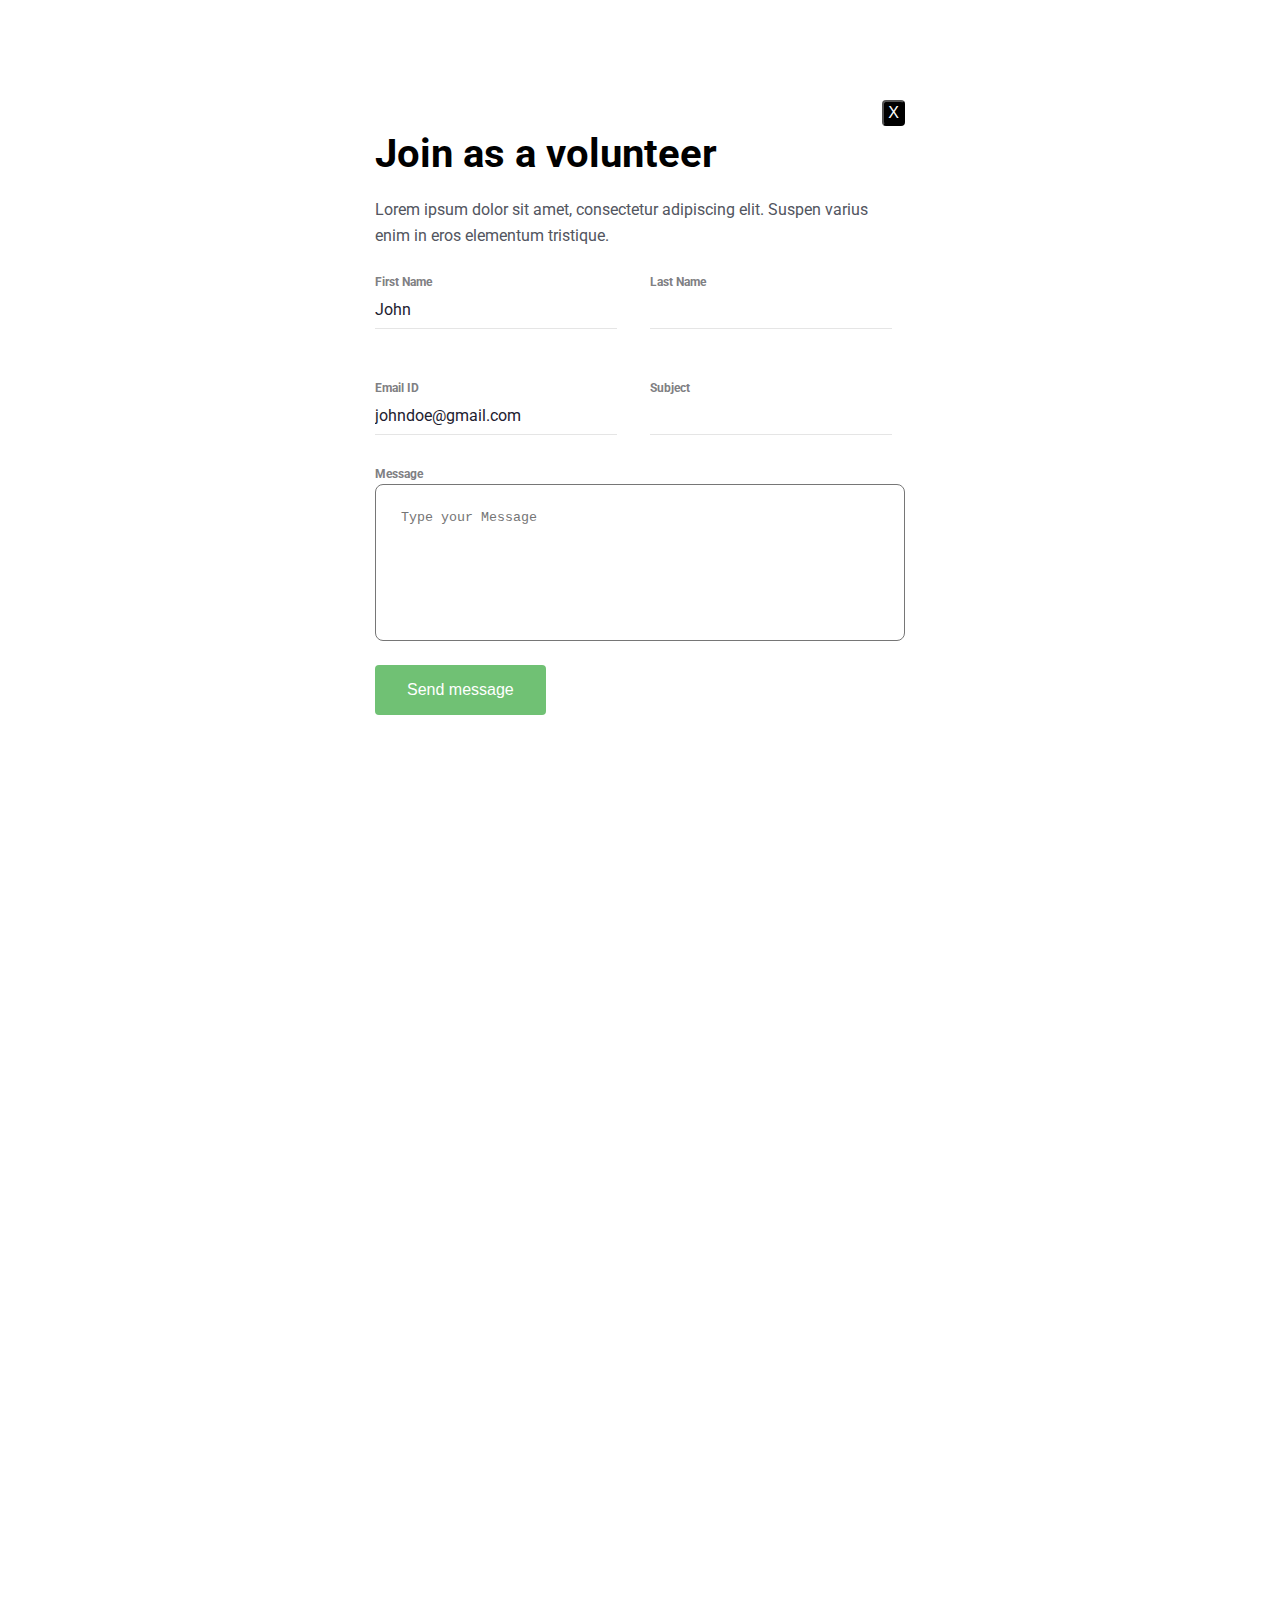
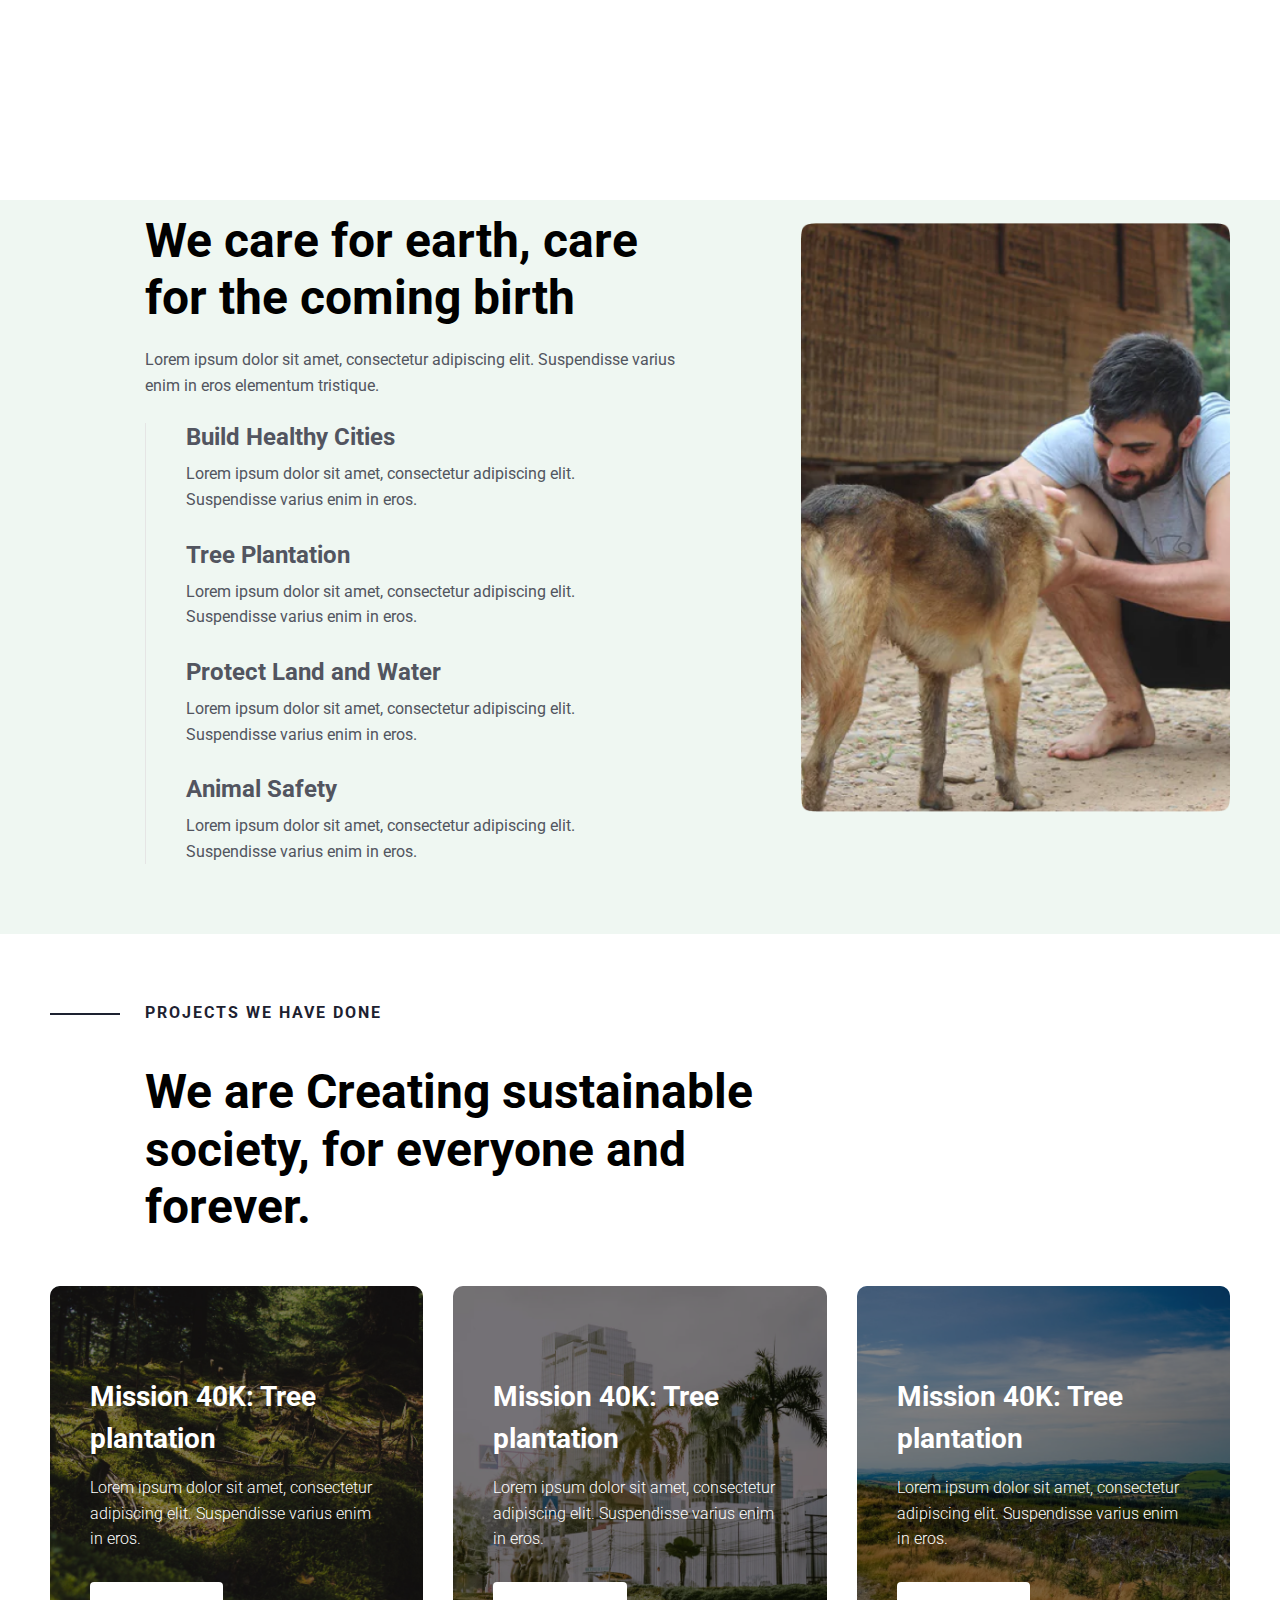
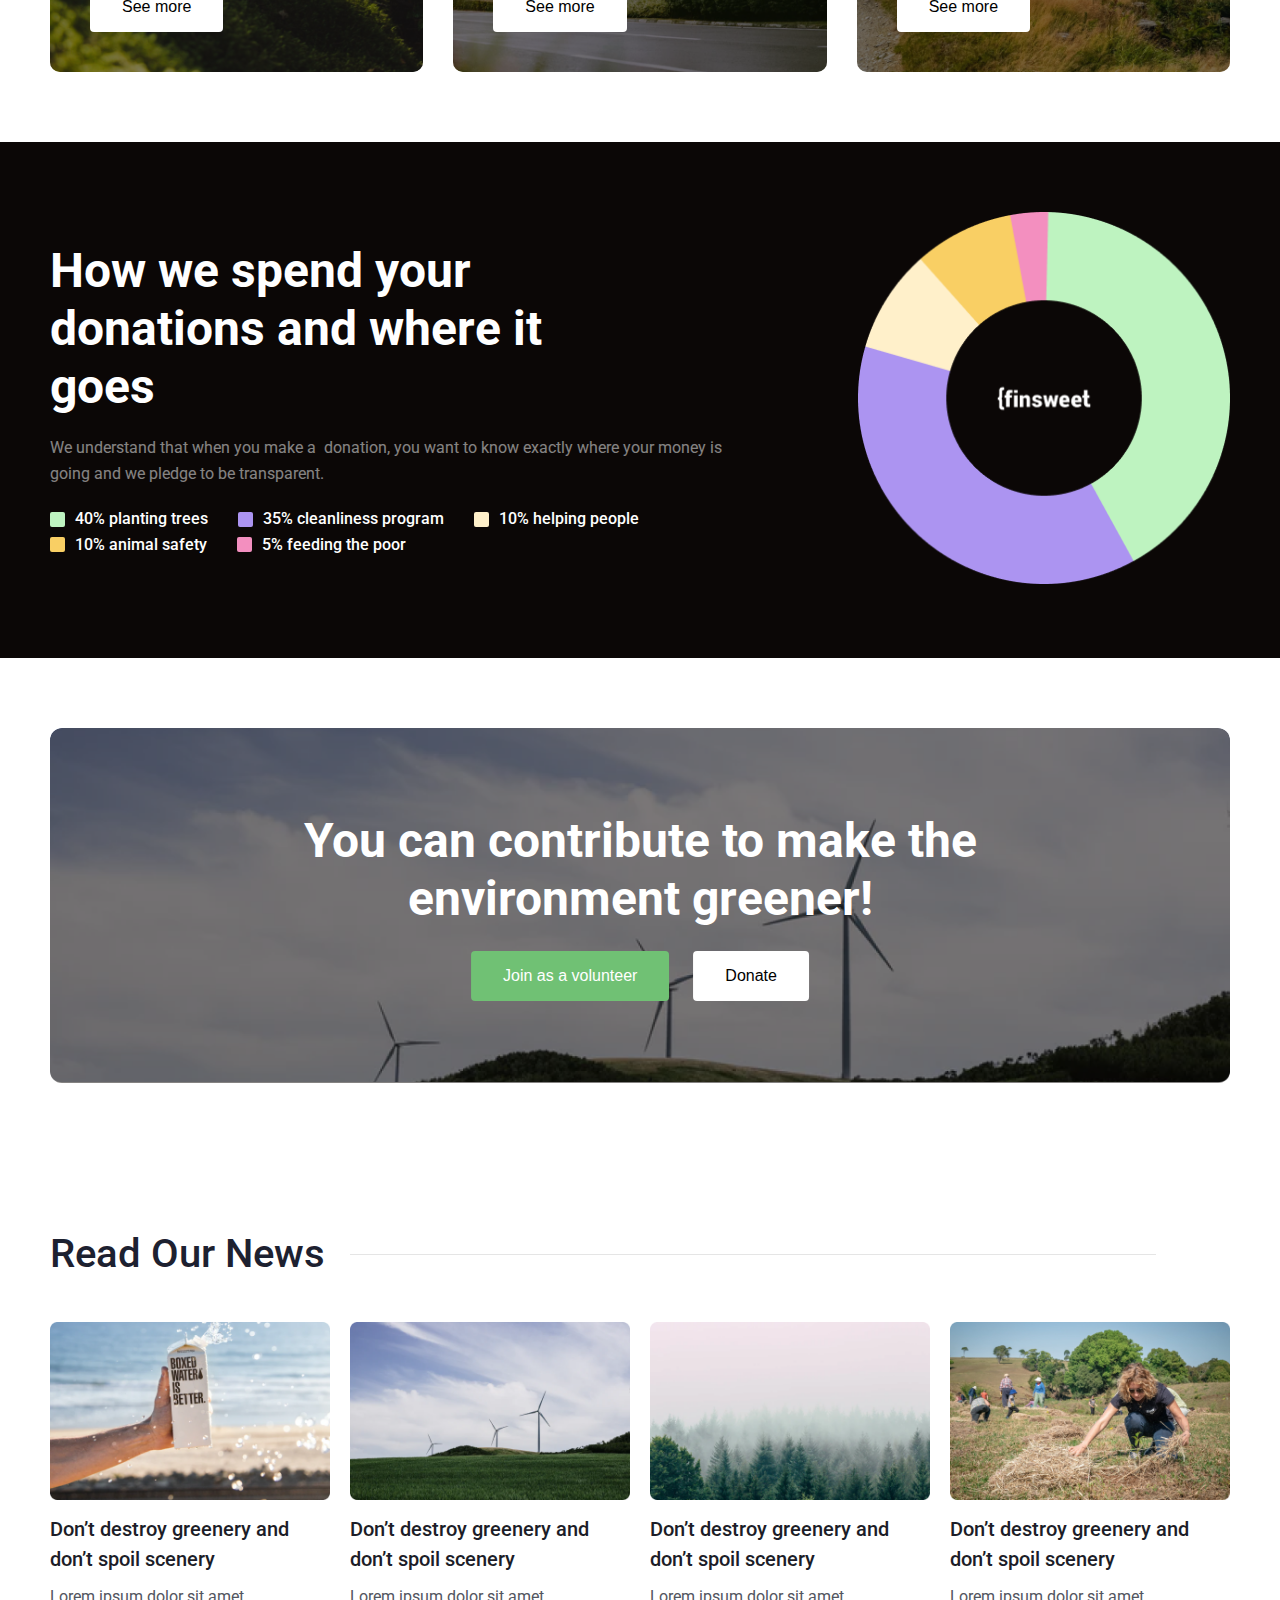
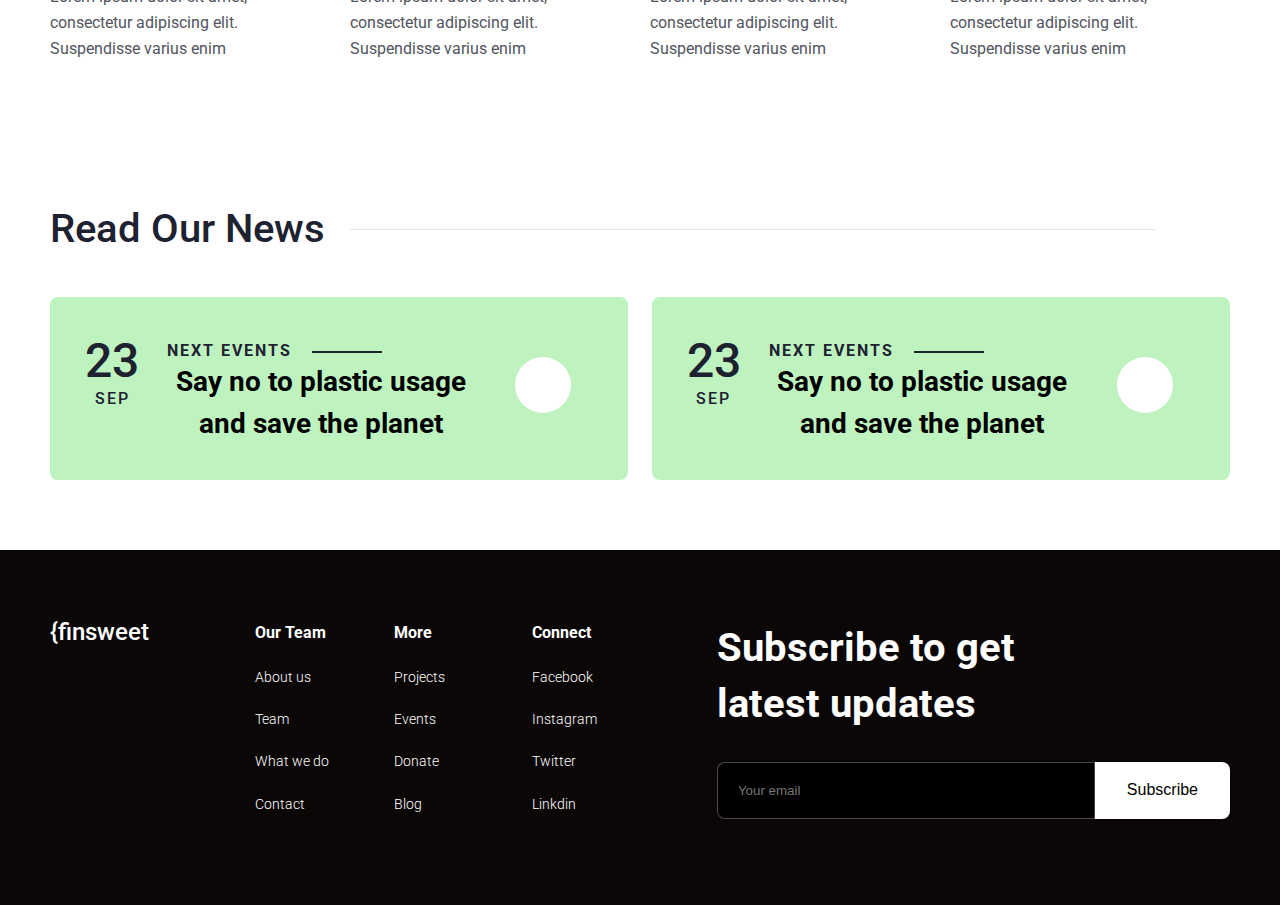
<file: index.html>
<!DOCTYPE html>
<html lang="en">
  <head>
    <meta charset="UTF-8" />
    <meta http-equiv="X-UA-Compatible" content="IE=edge" />
    <meta name="viewport" content="width=device-width, initial-scale=1.0" />
    <title>Home Page</title>
    <!-- gg font -->
    <link rel="preconnect" href="https://fonts.googleapis.com" />
    <link rel="preconnect" href="https://fonts.gstatic.com" crossorigin />
    <link
      href="https://fonts.googleapis.com/css2?family=Roboto:wght@300;400;500;700&display=swap"
      rel="stylesheet"
    />
    <!-- fontAwesome -->
    <link
      rel="stylesheet"
      href="https://cdnjs.cloudflare.com/ajax/libs/font-awesome/6.3.0/css/all.min.css"
      integrity="sha512-SzlrxWUlpfuzQ+pcUCosxcglQRNAq/DZjVsC0lE40xsADsfeQoEypE+enwcOiGjk/bSuGGKHEyjSoQ1zVisanQ=="
      crossorigin="anonymous"
      referrerpolicy="no-referrer"
    />
    <link rel="stylesheet" href="./css/popup.css" />
    <link rel="stylesheet" href="./css/main.css" />
  </head>
  <body>
    <!-- HEADER -->
    <header>
      <div class="logo">{Finsweet</div>
      <div class="hamburger">
        <div class="line"></div>
        <div class="line"></div>
        <div class="line"></div>
      </div>
      <nav class="nav__bar">
        <ul>
          <li>
            <a class="nav__link active" href="./index.html">Home</a>
          </li>
          <li>
            <a class="nav__link" href="./aboutUs.html">About us</a>
          </li>
          <li>
            <a class="nav__link" href="./wwd.html">What We Do</a>
          </li>
          <li>
            <a class="nav__link" href="./media.html">Media</a>
          </li>
          <li>
            <a class="nav__link" href="./contact.html">Contact</a>
          </li>
          <li>
            <a href="./donation.html" class="nav__btn">
              <button class="active">Donate</button>
            </a>
          </li>
        </ul>
      </nav>
    </header>

    <!-- BANNER -->
    <section class="banner">
      <div class="container">
        <div class="banner__header">
          <p>Save the environment today for a better tomorrow</p>
        </div>
        <div class="banner__body">
          <a href="">What We Do</a>
          <div class="banner__video">
            <i class="fa fa-play"></i>
            <p>Play Video</p>
          </div>
        </div>
        <div class="banner__footer">
          <p>23,800 trees planted</p>
          <div class="line"></div>

          <p>5840 donations collected</p>
        </div>
      </div>
    </section>

    <!-- ABOUT US -->
    <section class="aboutUs">
      <div class="container">
        <div class="aboutUs__content">
          <div class="aboutUs__left">
            <div class="aboutUs__title title">
              <div class="line"></div>
              <p>know about us</p>
            </div>
            <div class="aboutUs__text text">
              <h2>We help nature smile and survive everywhere</h2>
              <p>
                Lorem ipsum dolor sit amet, consectetur adipiscing elit.
                Suspendisse varius enim in eros elementum tristique.
                <br /><br />
                ‍Duis cursus, mi quis viverra ornare, eros dolor interdum nulla,
                ut commodo diam libero vitae erat. Aenean faucibus nibh et justo
                cursus id rutrum lorem imperdiet. Nunc ut sem vitae risus
                tristique posuere.
              </p>
              <div class="btn">
                <button>Learn more</button>
              </div>
            </div>
          </div>
          <div class="aboutUs__right">
            <img src="./img/BG.png" alt="" />
            <div class="right__icon">
              <i class="fa fa-play"></i>
            </div>
          </div>
        </div>
        <div class="aboutUs__row">
          <div class="aboutUs__title title__abs">
            <p>our Supporters</p>
            <div class="line__bottom"></div>
          </div>
          <div class="aboutUs__logo">
            <div class="grid__logo">
              <img src="./img/Logo.png" alt="" />
            </div>
            <div class="grid__logo">
              <img src="./img/Logo-1.png" alt="" />
            </div>
            <div class="grid__logo">
              <img src="./img/Logo-2.png" alt="" />
            </div>
            <div class="grid__logo">
              <img src="./img/Logo-3.png" alt="" />
            </div>
            <div class="grid__logo">
              <img src="./img/Logo-4.png" alt="" />
            </div>
            <div class="grid__logo">
              <img src="./img/Logo-5.png" alt="" />
            </div>
          </div>
        </div>
      </div>
    </section>

    <!-- WHAT WE DO -->
    <section class="wwd">
      <div class="container">
        <div class="wwd__content">
          <div class="wwd__left">
            <div class="wwd__title title">
              <div class="line"></div>
              <p>What we do</p>
            </div>
            <div class="wwd__text text">
              <h2>We care for earth, care for the coming birth</h2>
              <p>
                Lorem ipsum dolor sit amet, consectetur adipiscing elit.
                Suspendisse varius enim in eros elementum tristique.
              </p>
              <div class="wwd__overlay">
                <div class="wwd__item">
                  <div class="wwd__icon">
                    <i class="fa fa-city"></i>
                  </div>
                  <div class="wwd__par">
                    <p>Build Healthy Cities</p>
                    <p>
                      Lorem ipsum dolor sit amet, consectetur adipiscing elit.
                      Suspendisse varius enim in eros.
                    </p>
                  </div>
                </div>
                <div class="wwd__item">
                  <div class="wwd__icon">
                    <i class="fa fa-leaf"></i>
                  </div>
                  <div class="wwd__par">
                    <p>Tree Plantation</p>
                    <p>
                      Lorem ipsum dolor sit amet, consectetur adipiscing elit.
                      Suspendisse varius enim in eros.
                    </p>
                  </div>
                </div>
                <div class="wwd__item">
                  <div class="wwd__icon">
                    <i class="fa fa-water"></i>
                  </div>
                  <div class="wwd__par">
                    <p>Protect Land and Water</p>
                    <p>
                      Lorem ipsum dolor sit amet, consectetur adipiscing elit.
                      Suspendisse varius enim in eros.
                    </p>
                  </div>
                </div>
                <div class="wwd__item">
                  <div class="wwd__icon">
                    <i class="fa fa-dog"></i>
                  </div>
                  <div class="wwd__par">
                    <p>Animal Safety</p>
                    <p>
                      Lorem ipsum dolor sit amet, consectetur adipiscing elit.
                      Suspendisse varius enim in eros.
                    </p>
                  </div>
                </div>
              </div>
            </div>
          </div>
          <div class="wwd__right">
            <img src="./img/Image.png" alt="" />
          </div>
        </div>
      </div>
    </section>

    <!-- PROJECT -->
    <section class="project">
      <div class="container">
        <div class="project__title title">
          <div class="line"></div>
          <p>Projects we have done</p>
        </div>
        <div class="project__text text">
          <h2>
            We are Creating sustainable society, for everyone and forever.
          </h2>
        </div>

        <div class="project__grid">
          <div class="project__content">
            <figure class="project__item">
              <img src="./img/product1.png" alt="" />
              <figcaption class="project__overlay">
                <div class="project__par">
                  <h3>Mission 40K: Tree plantation</h3>
                  <p>
                    Lorem ipsum dolor sit amet, consectetur adipiscing elit.
                    Suspendisse varius enim in eros.
                  </p>
                </div>
                <div class="project__button">
                  <a href="./project.html"> <button>See more</button></a>
                </div>
              </figcaption>
            </figure>
            <figure class="project__item">
              <img src="./img/product2.png" alt="" />
              <figcaption class="project__overlay">
                <div class="project__par">
                  <h3>Mission 40K: Tree plantation</h3>
                  <p>
                    Lorem ipsum dolor sit amet, consectetur adipiscing elit.
                    Suspendisse varius enim in eros.
                  </p>
                </div>
                <div class="project__button">
                  <a href="./blog.html"> <button>See more</button></a>
                </div>
              </figcaption>
            </figure>
            <figure class="project__item">
              <img src="./img/product3.png" alt="" />
              <figcaption class="project__overlay">
                <div class="project__par">
                  <h3>Mission 40K: Tree plantation</h3>
                  <p>
                    Lorem ipsum dolor sit amet, consectetur adipiscing elit.
                    Suspendisse varius enim in eros.
                  </p>
                </div>
                <div class="project__button">
                  <a href="./event.html"> <button>See more</button></a>
                </div>
              </figcaption>
            </figure>
          </div>
        </div>
      </div>
    </section>

    <!-- STATS -->
    <section class="stats">
      <div class="container">
        <div class="stats__content">
          <div class="stats__title">
            <h2>How we spend your donations and where it goes</h2>
            <p class="title-text">
              We understand that when you make a  donation, you want to know
              exactly where your money is going and we pledge to be transparent.
            </p>
            <div class="stats__top">
              <div class="stats__item">
                <div class="square"></div>
                <p>40% planting trees</p>
              </div>
              <div class="stats__item">
                <div class="square"></div>
                <p>35% cleanliness program</p>
              </div>
              <div class="stats__item">
                <div class="square"></div>
                <p>10% helping people</p>
              </div>
            </div>
            <div class="stats__bottom">
              <div class="stats__item">
                <div class="square"></div>
                <p>10% animal safety</p>
              </div>
              <div class="stats__item">
                <div class="square"></div>
                <p>5% feeding the poor</p>
              </div>
            </div>
          </div>
          <div class="stats__chart">
            <div class="chart">
              <img src="./img/cahrttt.png" alt="" />
            </div>
          </div>
        </div>
      </div>
    </section>

    <!-- CTA -->
    <section class="cta">
      <div class="container">
        <figure class="cta__item">
          <img src="./img/cta.png" alt="" />
          <figcaption class="cta__overlay">
            <div class="cta__text">
              <h2>You can contribute to make the environment greener!</h2>
            </div>
            <div class="cta__btn">
              <a href="./popup.html"><button>Join as a volunteer</button></a>
              <a href="./donation.html"><button>Donate</button></a>
            </div>
          </figcaption>
        </figure>
      </div>
    </section>

    <!-- BLOG -->
    <section class="blog">
      <div class="container">
        <div class="blog__title title">
          <p>Read Our News</p>
          <div class="line"></div>
        </div>
        <div class="blog__content">
          <figure class="blog__item">
            <img src="./img/Thumbnail.png" alt="" />
            <figcaption class="blog__overlay">
              <p>Don’t destroy greenery and don’t spoil scenery</p>
              <p>
                Lorem ipsum dolor sit amet, consectetur adipiscing elit.
                Suspendisse varius enim
              </p>
            </figcaption>
          </figure>
          <figure class="blog__item">
            <img src="./img/Thumbnail-1.png" alt="" />
            <figcaption class="blog__overlay">
              <p>Don’t destroy greenery and don’t spoil scenery</p>
              <p>
                Lorem ipsum dolor sit amet, consectetur adipiscing elit.
                Suspendisse varius enim
              </p>
            </figcaption>
          </figure>
          <figure class="blog__item">
            <img src="./img/Thumbnail-2.png" alt="" />
            <figcaption class="blog__overlay">
              <p>Don’t destroy greenery and don’t spoil scenery</p>
              <p>
                Lorem ipsum dolor sit amet, consectetur adipiscing elit.
                Suspendisse varius enim
              </p>
            </figcaption>
          </figure>
          <figure class="blog__item">
            <img src="./img/Thumbnail-3.png" alt="" />
            <figcaption class="blog__overlay">
              <p>Don’t destroy greenery and don’t spoil scenery</p>
              <p>
                Lorem ipsum dolor sit amet, consectetur adipiscing elit.
                Suspendisse varius enim
              </p>
            </figcaption>
          </figure>
        </div>
      </div>
    </section>

    <!-- EVENT -->
    <section class="events">
      <div class="container">
        <div class="events__title title">
          <p>Read Our News</p>
          <div class="line"></div>
        </div>
        <div class="events__content">
          <div class="events__item">
            <div class="events__text">
              <div class="events__date">
                <p>23</p>
                <p>SEP</p>
              </div>
              <div class="events__body">
                <div class="title">
                  <p>Next Events</p>
                  <div class="line"></div>
                </div>
                <h3>Say no to plastic usage and save the planet</h3>
              </div>

              <div class="events__button">
                <a href="./event.html"
                  ><button><i class="fa fa-arrow-right"></i></button
                ></a>
              </div>
            </div>
          </div>
          <div class="events__item">
            <div class="events__text">
              <div class="events__date">
                <p>23</p>
                <p>SEP</p>
              </div>
              <div class="events__body">
                <div class="title">
                  <p>Next Events</p>
                  <div class="line"></div>
                </div>
                <h3>Say no to plastic usage and save the planet</h3>
              </div>

              <div class="events__button">
                <a href="./event.html"
                  ><button><i class="fa fa-arrow-right"></i></button
                ></a>
              </div>
            </div>
          </div>
        </div>
      </div>
    </section>

    <!-- FOOTER -->
    <footer>
      <div class="container">
        <div class="footer__content">
          <div class="footer__logo">
            <p>{finsweet</p>
          </div>
          <div class="footer__contact">
            <div class="footer__ourteam">
              <ul>
                <li><a href="">Our Team</a></li>
                <li><a href="">About us</a></li>
                <li><a href="">Team</a></li>
                <li><a href="">What we do</a></li>
                <li><a href="">Contact</a></li>
              </ul>
            </div>
            <div class="footer__more">
              <ul>
                <li><a href="">More</a></li>
                <li><a href="">Projects</a></li>
                <li><a href="">Events</a></li>
                <li><a href="">Donate</a></li>
                <li><a href="">Blog</a></li>
              </ul>
            </div>
            <div class="footer__connect">
              <ul>
                <li><a href="">Connect</a></li>
                <li><a href="">Facebook</a></li>
                <li><a href="">Instagram</a></li>
                <li><a href="">Twitter</a></li>
                <li><a href="">Linkdin </a></li>
              </ul>
            </div>
          </div>
          <div class="footer__form">
            <p>Subscribe to get latest updates</p>
            <div class="submit__form">
              <form action="">
                <input type="text" placeholder="Your email" />
                <button>Subscribe</button>
              </form>
            </div>
          </div>
        </div>
      </div>
    </footer>

    <!-- POPUP -->
    <div id="myParagraph">
      <div class="container">
        <div class="card">
          <div class="card__header">
            <div class="button">
              <button style="cursor: pointer" id="highlightButton">X</button>
            </div>

            <h2>Join as a volunteer</h2>
            <p>
              Lorem ipsum dolor sit amet, consectetur adipiscing elit. Suspen
              varius enim in eros elementum tristique.
            </p>
          </div>
          <div class="card__body">
            <div class="form__group">
              <label for="">
                <p>First Name</p>
                <input type="text" value="John" />
              </label>
              <label for="">
                <p>Last Name</p>
                <input type="text" />
              </label>
            </div>
            <div class="form__group">
              <label for="">
                <p>Email ID</p>
                <input type="email" value="johndoe@gmail.com" />
              </label>
              <label for="">
                <p>Subject</p>
                <input type="text" />
              </label>
            </div>
            <div class="form__group">
              <label for="">
                <p>Message</p>
                <textarea rows="7" placeholder="Type your Message"></textarea>
              </label>
            </div>
          </div>
          <div class="card__footer">
            <button>Send message</button>
          </div>
        </div>
      </div>
    </div>

    <script>
      let myParagraph = document.getElementById("myParagraph");
      let highlightButton = document.getElementById("highlightButton");

      highlightButton.addEventListener("click", function () {
        myParagraph.classList.add("highlight");
      });
    </script>
    <script src="/js/main.js"></script>
  </body>
</html>
</file>
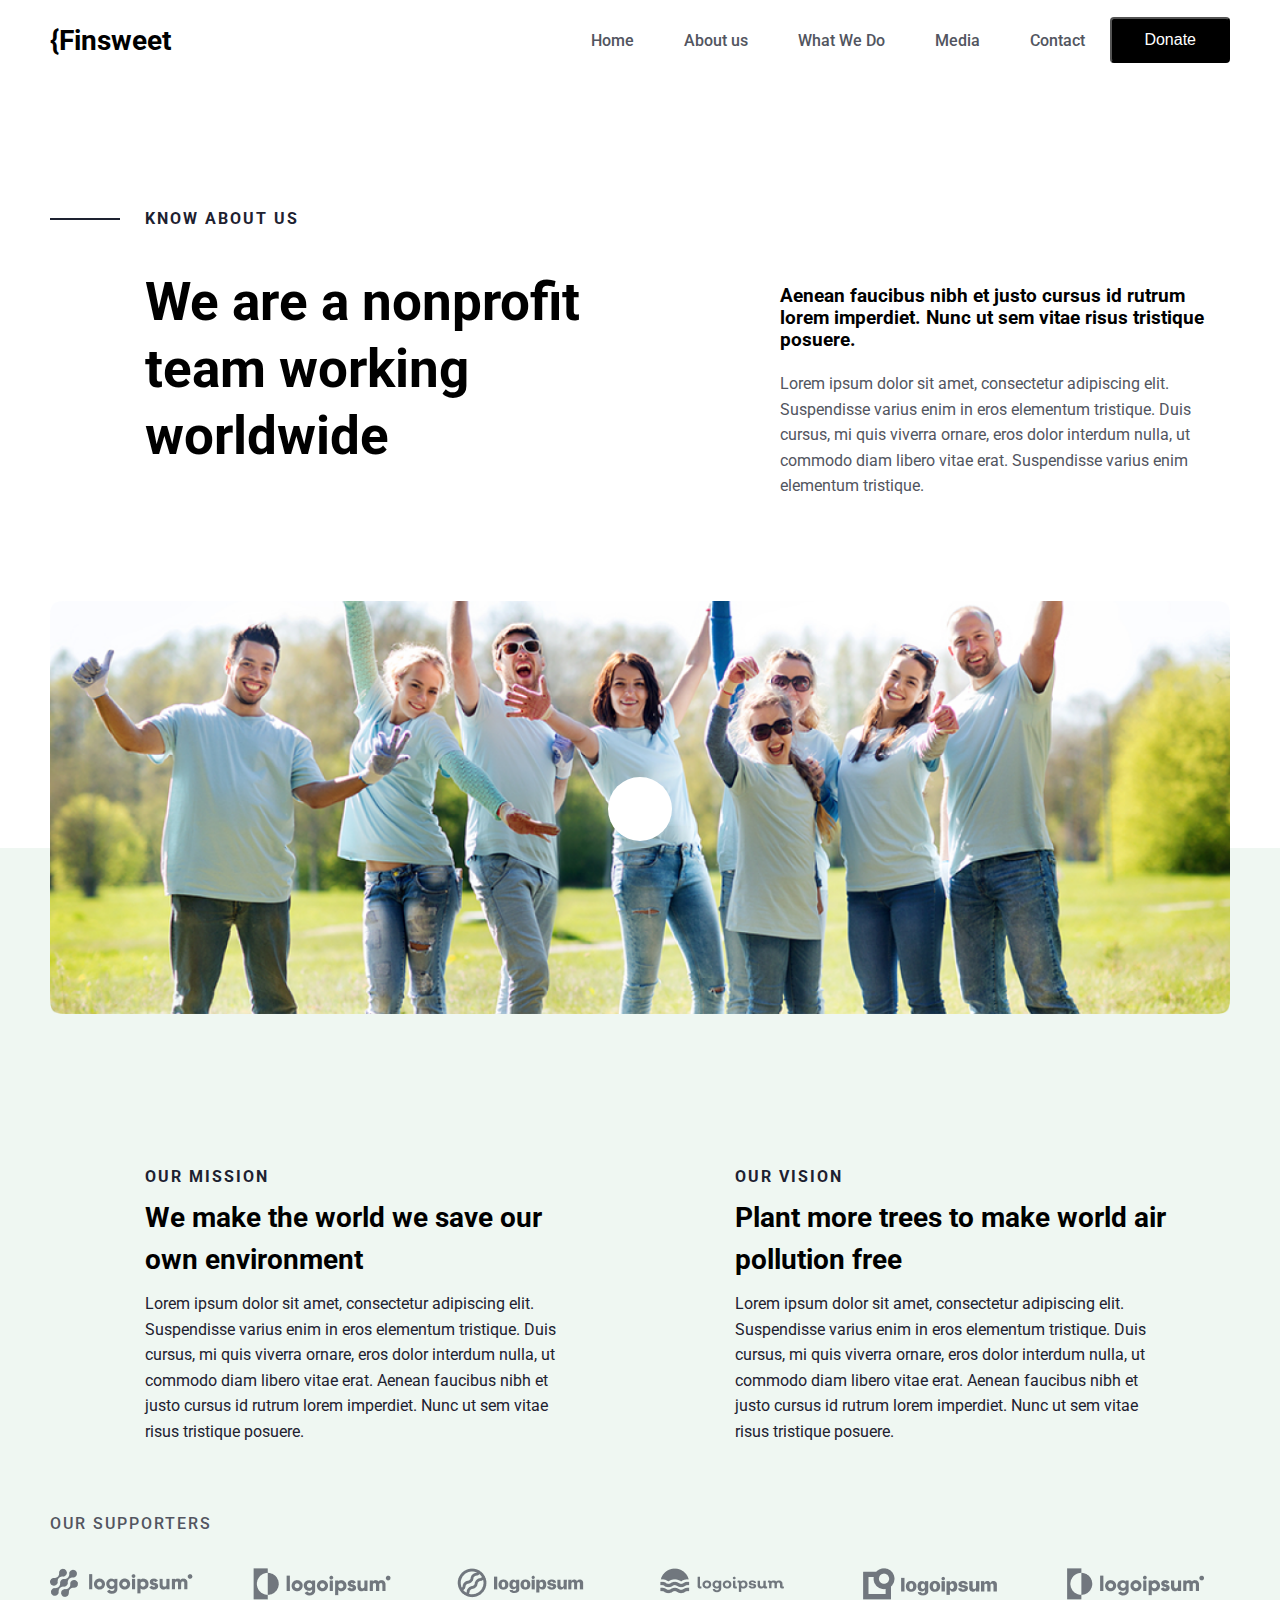
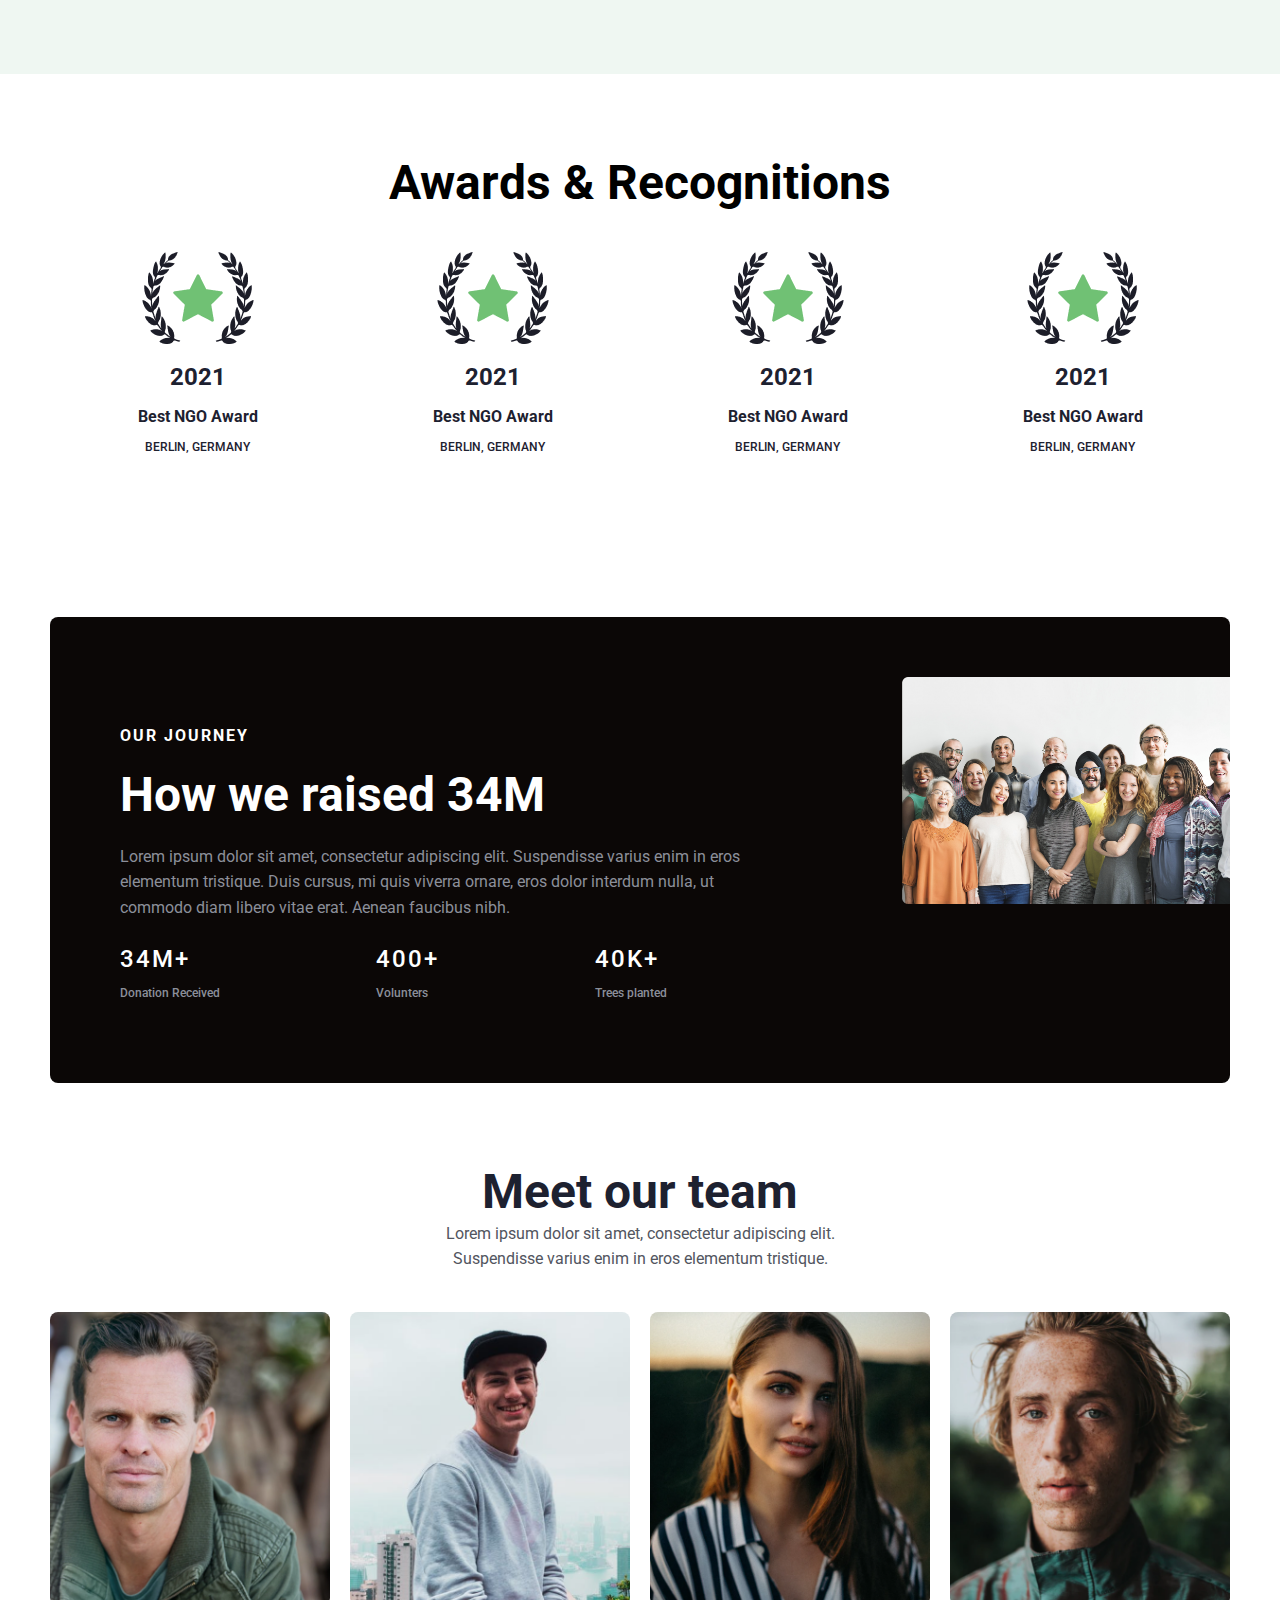
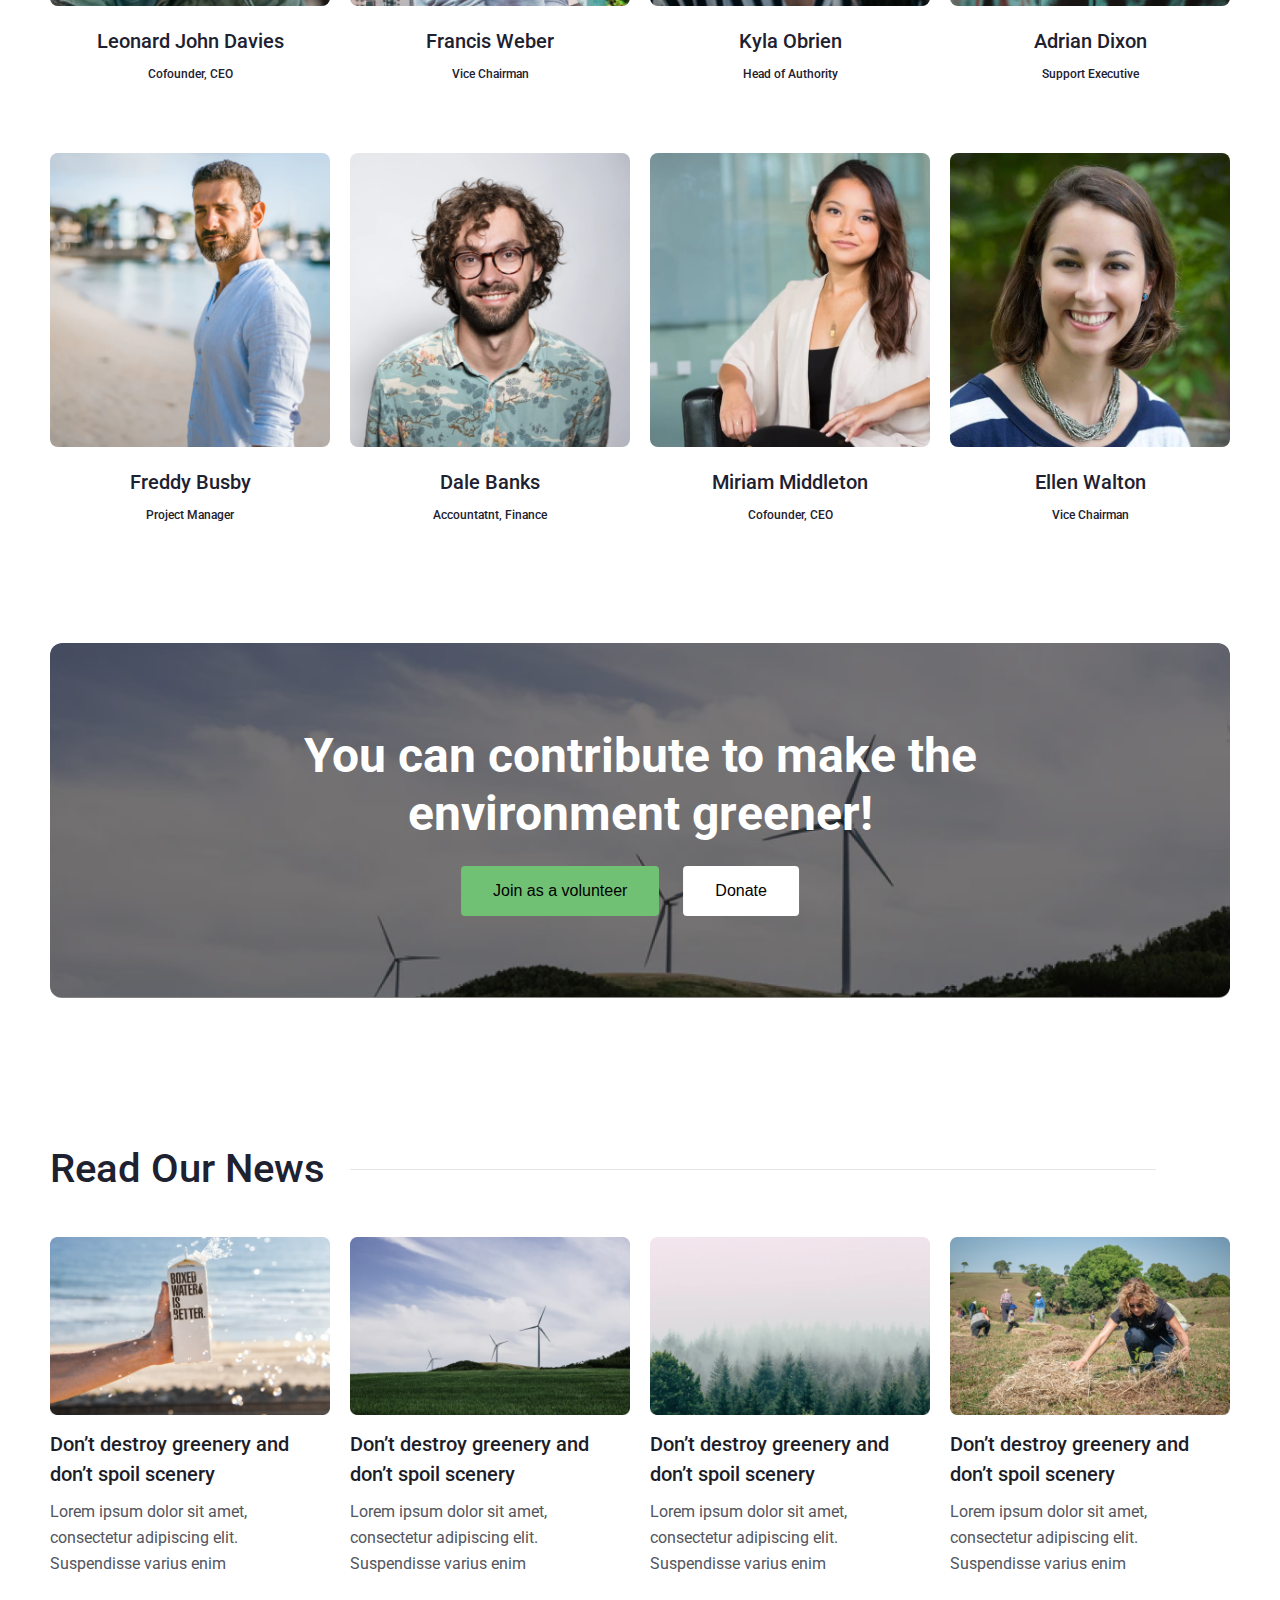
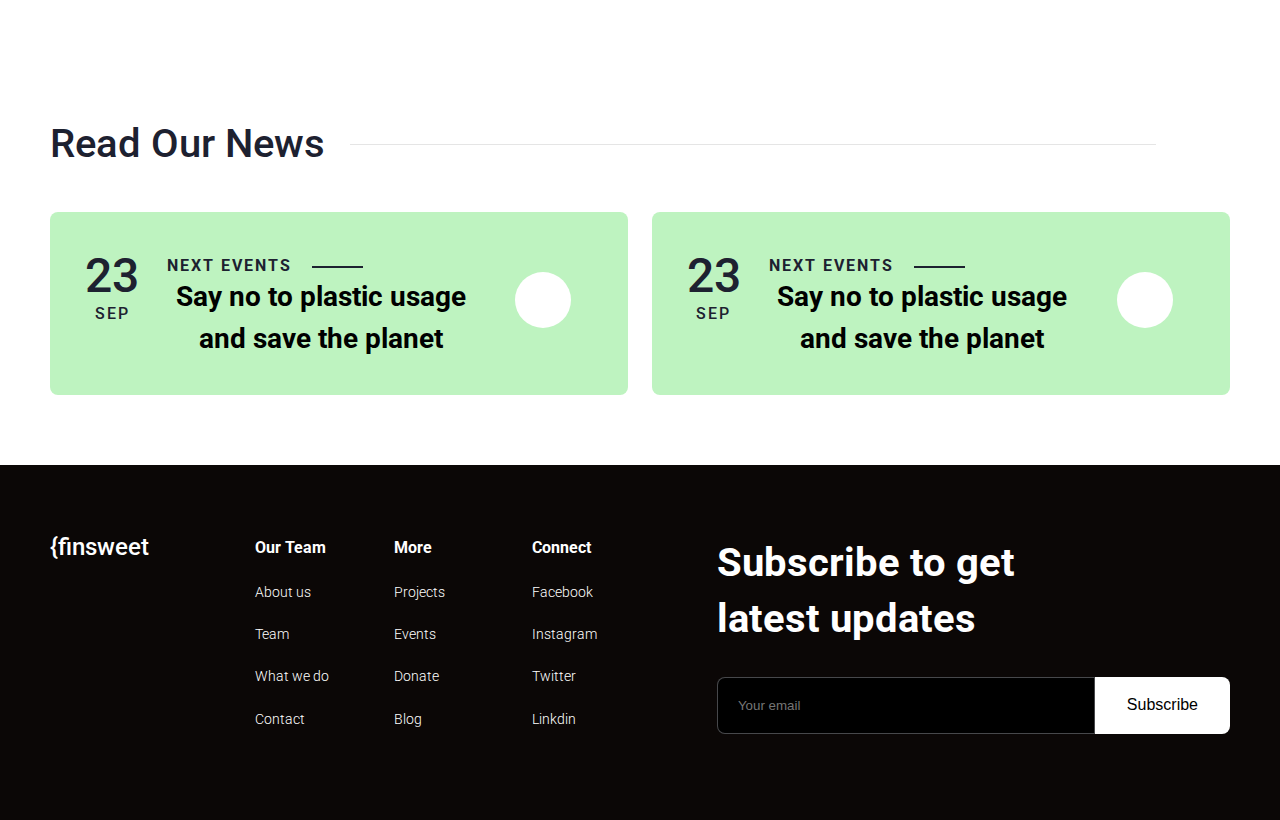
<file: aboutUs.html>
<!DOCTYPE html>
<html lang="en">
  <head>
    <meta charset="UTF-8" />
    <meta http-equiv="X-UA-Compatible" content="IE=edge" />
    <meta name="viewport" content="width=device-width, initial-scale=1.0" />
    <title>About us</title>
    <!-- gg font -->
    <link rel="preconnect" href="https://fonts.googleapis.com" />
    <link rel="preconnect" href="https://fonts.gstatic.com" crossorigin />
    <link
      href="https://fonts.googleapis.com/css2?family=Roboto:wght@300;400;500;700&display=swap"
      rel="stylesheet"
    />
    <!-- fontAwesome -->
    <link
      rel="stylesheet"
      href="https://cdnjs.cloudflare.com/ajax/libs/font-awesome/6.3.0/css/all.min.css"
      integrity="sha512-SzlrxWUlpfuzQ+pcUCosxcglQRNAq/DZjVsC0lE40xsADsfeQoEypE+enwcOiGjk/bSuGGKHEyjSoQ1zVisanQ=="
      crossorigin="anonymous"
      referrerpolicy="no-referrer"
    />
    <link rel="stylesheet" href="./css/main.css">
    <link rel="stylesheet" href="./css/aboutUs.css" />
  </head>
  <body>
    <!-- HEADER -->
    <header>
      <div class="logo">{Finsweet</div>
      <div class="hamburger">
        <div class="line"></div>
        <div class="line"></div>
        <div class="line"></div>
      </div>
      <nav class="nav__bar">
        <ul>
          <li>
            <a class="nav__link active" href="./index.html">Home</a>
          </li>
          <li>
            <a class="nav__link" href="./aboutUs.html">About us</a>
          </li>
          <li>
            <a class="nav__link" href="./wwd.html">What We Do</a>
          </li>
          <li>
            <a class="nav__link" href="./media.html">Media</a>
          </li>
          <li>
            <a class="nav__link" href="./contact.html">Contact</a>
          </li>
          <li>
            <a href="./donation.html" class="nav__btn">
              <button class="active">Donate</button>
            </a>
          </li>
        </ul>
      </nav>
    </header>

    <!-- ABOUT US -->
    <section class="aboutUs">
      <div class="container">
        <div class="aboutUs__content">
          <div class="aboutUs__left">
            <div class="aboutUs__title title">
              <div class="line"></div>
              <p>know about us</p>
            </div>
            <div class="aboutUs__text text">
              <h2>We are a nonprofit team working worldwide</h2>
            </div>
          </div>
          <div class="aboutUs__right">
            <div class="aboutUs__text">
              <h3>
                Aenean faucibus nibh et justo cursus id rutrum lorem imperdiet.
                Nunc ut sem vitae risus tristique posuere.
              </h3>
              <p>
                Lorem ipsum dolor sit amet, consectetur adipiscing elit.
                Suspendisse varius enim in eros elementum tristique. Duis
                cursus, mi quis viverra ornare, eros dolor interdum nulla, ut
                commodo diam libero vitae erat. Suspendisse varius enim
                elementum tristique.
              </p>
            </div>
          </div>
        </div>
      </div>
    </section>

    <!-- OUR MISSION -->
    <section class="ourMission">
      <!-- ABS VIDEO -->
      <div class="abs__video">
        <div class="container">
          <figure class="abs__item">
            <img src="./img/BG__video.png" alt="" />
            <figcaption class="abs__overplay">
              <div class="abs__icon">
                <i class="fa fa-play"></i>
              </div>
            </figcaption>
          </figure>
        </div>
      </div>
      <div class="container">
        <div class="ourMission__content">
          <div class="ourMission__left">
            <div class="ourMission__text text">
              <p>our mission</p>
              <h3>We make the world we save our own environment</h3>
              <p>
                Lorem ipsum dolor sit amet, consectetur adipiscing elit.
                Suspendisse varius enim in eros elementum tristique. Duis
                cursus, mi quis viverra ornare, eros dolor interdum nulla, ut
                commodo diam libero vitae erat. Aenean faucibus nibh et justo
                cursus id rutrum lorem imperdiet. Nunc ut sem vitae risus
                tristique posuere.
              </p>
            </div>
          </div>
          <div class="ourMission__right">
            <div class="ourMission__text text">
              <p>our Vision</p>
              <h3>Plant more trees to make world air pollution free</h3>
              <p>
                Lorem ipsum dolor sit amet, consectetur adipiscing elit.
                Suspendisse varius enim in eros elementum tristique. Duis
                cursus, mi quis viverra ornare, eros dolor interdum nulla, ut
                commodo diam libero vitae erat. Aenean faucibus nibh et justo
                cursus id rutrum lorem imperdiet. Nunc ut sem vitae risus
                tristique posuere.
              </p>
            </div>
          </div>
        </div>
        <div class="ourMission__row">
          <div class="ourMission__title title__abs">
            <p>our Supporters</p>
          </div>
          <div class="aboutUs__logo">
            <div class="grid__logo">
              <img src="./img/Logo.png" alt="" />
            </div>
            <div class="grid__logo">
              <img src="./img/Logo-1.png" alt="" />
            </div>
            <div class="grid__logo">
              <img src="./img/Logo-2.png" alt="" />
            </div>
            <div class="grid__logo">
              <img src="./img/Logo-3.png" alt="" />
            </div>
            <div class="grid__logo">
              <img src="./img/Logo-4.png" alt="" />
            </div>
            <div class="grid__logo">
              <img src="./img/Logo-5.png" alt="" />
            </div>
          </div>
        </div>
      </div>
    </section>

    <!-- AWARD -->
    <section class="award">
      <div class="container">
        <div class="award__title">
          <h2>Awards & Recognitions</h2>
        </div>
        <div class="award__content">
          <div class="award__item">
            <img src="./img/Award badge.png" alt="" />
            <div class="award__text">
              <p>2021</p>
              <p>Best NGO Award</p>
              <p>Berlin, Germany</p>
            </div>
          </div>
          <div class="award__item">
            <img src="./img/Award badge.png" alt="" />
            <div class="award__text">
              <p>2021</p>
              <p>Best NGO Award</p>
              <p>Berlin, Germany</p>
            </div>
          </div>
          <div class="award__item">
            <img src="./img/Award badge.png" alt="" />
            <div class="award__text">
              <p>2021</p>
              <p>Best NGO Award</p>
              <p>Berlin, Germany</p>
            </div>
          </div>
          <div class="award__item">
            <img src="./img/Award badge.png" alt="" />
            <div class="award__text">
              <p>2021</p>
              <p>Best NGO Award</p>
              <p>Berlin, Germany</p>
            </div>
          </div>
        </div>
      </div>
    </section>

    <!-- JOURNEY -->
    <section class="journey">
      <div class="container">
        <div class="journey__overlay">
          <div class="journey__content">
            <div class="journey__left">
              <div class="journey__text text">
                <p>OUR JOURNEY</p>
                <h2>How we raised 34M</h2>
                <p class="journey-body">
                  Lorem ipsum dolor sit amet, consectetur adipiscing elit.
                  Suspendisse varius enim in eros elementum tristique. Duis
                  cursus, mi quis viverra ornare, eros dolor interdum nulla, ut
                  commodo diam libero vitae erat. Aenean faucibus nibh.
                </p>
                <div class="journey__coating">
                  <div class="journey__stats">
                    <p>34M+</p>
                    <p>Donation Received</p>
                  </div>
                  <div class="journey__stats">
                    <p>400+</p>
                    <p>Volunters</p>
                  </div>
                  <div class="journey__stats">
                    <p>40K+</p>
                    <p>Trees planted</p>
                  </div>
                </div>
              </div>
            </div>
            <div class="journey__right">
              <img src="./img/journey.png" alt="" />
            </div>
          </div>
        </div>
      </div>
    </section>

    <!-- OURTEAM -->
    <section class="our">
      <div class="container">
        <div class="our__title">
          <h2>Meet our team</h2>
          <p>
            Lorem ipsum dolor sit amet, consectetur adipiscing elit. Suspendisse
            varius enim in eros elementum tristique.
          </p>
        </div>
        <div class="our__content">
          <figure class="our__item">
            <img src="./img/meet.png" alt="" />
            <figcaption class="our__overlay">
              <div class="our__text">
                <p>Leonard John Davies</p>
                <p>Cofounder, CEO</p>
              </div>
              <div class="our__icon">
                <i class="fab fa-facebook"></i>
                <i class="fab fa-twitter"></i>
                <i class="fab fa-linkedin"></i>
              </div>
            </figcaption>
          </figure>
          <figure class="our__item">
            <img src="./img/meet2.png" alt="" />
            <figcaption class="our__overlay">
              <div class="our__text">
                <p>Francis Weber</p>
                <p>Vice Chairman</p>
              </div>
              <div class="our__icon">
                <i class="fab fa-facebook"></i>
                <i class="fab fa-twitter"></i>
                <i class="fab fa-linkedin"></i>
              </div>
            </figcaption>
          </figure>
          <figure class="our__item">
            <img src="./img/meet4.png" alt="" />
            <figcaption class="our__overlay">
              <div class="our__text">
                <p>Kyla Obrien</p>
                <p>Head of Authority</p>
              </div>
              <div class="our__icon">
                <i class="fab fa-facebook"></i>
                <i class="fab fa-twitter"></i>
                <i class="fab fa-linkedin"></i>
              </div>
            </figcaption>
          </figure>
          <figure class="our__item">
            <img src="./img/meet6.png" alt="" />
            <figcaption class="our__overlay">
              <div class="our__text">
                <p>Adrian Dixon</p>
                <p>Support Executive</p>
              </div>
              <div class="our__icon">
                <i class="fab fa-facebook"></i>
                <i class="fab fa-twitter"></i>
                <i class="fab fa-linkedin"></i>
              </div>
            </figcaption>
          </figure>
          <figure class="our__item">
            <img src="./img/meet1.png" alt="" />
            <figcaption class="our__overlay">
              <div class="our__text">
                <p>Freddy Busby</p>
                <p>Project Manager</p>
              </div>
              <div class="our__icon">
                <i class="fab fa-facebook"></i>
                <i class="fab fa-twitter"></i>
                <i class="fab fa-linkedin"></i>
              </div>
            </figcaption>
          </figure>
          <figure class="our__item">
            <img src="./img/meet3.png" alt="" />
            <figcaption class="our__overlay">
              <div class="our__text">
                <p>Dale Banks</p>
                <p>Accountatnt, Finance</p>
              </div>
              <div class="our__icon">
                <i class="fab fa-facebook"></i>
                <i class="fab fa-twitter"></i>
                <i class="fab fa-linkedin"></i>
              </div>
            </figcaption>
          </figure>
          <figure class="our__item">
            <img src="./img/meet5.png" alt="" />
            <figcaption class="our__overlay">
              <div class="our__text">
                <p>Miriam Middleton</p>
                <p>Cofounder, CEO</p>
              </div>
              <div class="our__icon">
                <i class="fab fa-facebook"></i>
                <i class="fab fa-twitter"></i>
                <i class="fab fa-linkedin"></i>
              </div>
            </figcaption>
          </figure>
          <figure class="our__item">
            <img src="./img/meet7.png" alt="" />
            <figcaption class="our__overlay">
              <div class="our__text">
                <p>Ellen Walton</p>
                <p>Vice Chairman</p>
              </div>
              <div class="our__icon">
                <i class="fab fa-facebook"></i>
                <i class="fab fa-twitter"></i>
                <i class="fab fa-linkedin"></i>
              </div>
            </figcaption>
          </figure>

        </div>
      </div>
    </section>

    <!-- CTA -->
    <section class="cta">
      <div class="container">
        <figure class="cta__item">
          <img src="./img/cta.png" alt="" />
          <figcaption class="cta__overlay">
            <div class="cta__text">
              <h2>You can contribute to make the environment greener!</h2>
            </div>
            <div class="cta__btn">
              <a href="./popup.html"><button>Join as a volunteer</button></a>
              <a href="./donation.html"><button>Donate</button></a>
            </div>
          </figcaption>
        </figure>
      </div>
    </section>

    <!-- BLOG -->
    <section class="blog">
      <div class="container">
        <div class="blog__title title">
          <p>Read Our News</p>
          <div class="line"></div>
        </div>
        <div class="blog__content">
          <figure class="blog__item">
            <img src="./img/Thumbnail.png" alt="" />
            <figcaption class="blog__overlay">
              <p>Don’t destroy greenery and don’t spoil scenery</p>
              <p>
                Lorem ipsum dolor sit amet, consectetur adipiscing elit.
                Suspendisse varius enim
              </p>
            </figcaption>
          </figure>
          <figure class="blog__item">
            <img src="./img/Thumbnail-1.png" alt="" />
            <figcaption class="blog__overlay">
              <p>Don’t destroy greenery and don’t spoil scenery</p>
              <p>
                Lorem ipsum dolor sit amet, consectetur adipiscing elit.
                Suspendisse varius enim
              </p>
            </figcaption>
          </figure>
          <figure class="blog__item">
            <img src="./img/Thumbnail-2.png" alt="" />
            <figcaption class="blog__overlay">
              <p>Don’t destroy greenery and don’t spoil scenery</p>
              <p>
                Lorem ipsum dolor sit amet, consectetur adipiscing elit.
                Suspendisse varius enim
              </p>
            </figcaption>
          </figure>
          <figure class="blog__item">
            <img src="./img/Thumbnail-3.png" alt="" />
            <figcaption class="blog__overlay">
              <p>Don’t destroy greenery and don’t spoil scenery</p>
              <p>
                Lorem ipsum dolor sit amet, consectetur adipiscing elit.
                Suspendisse varius enim
              </p>
            </figcaption>
          </figure>
        </div>
      </div>
    </section>

    <!-- EVENT -->
    <section class="events">
      <div class="container">
        <div class="events__title title">
          <p>Read Our News</p>
          <div class="line"></div>
        </div>
        <div class="events__content">
          <div class="events__item">
            <div class="events__text">
              <div class="events__date">
                <p>23</p>
                <p>SEP</p>
              </div>
              <div class="events__body">
                <div class="title">
                  <p>Next Events</p>
                  <div class="line"></div>
                </div>
                <h3>Say no to plastic usage and save the planet</h3>
              </div>

              <div class="events__button">
                <a href="./event.html"><button><i class="fa fa-arrow-right"></i></button></a>
              </div>
            </div>
          </div>
          <div class="events__item">
            <div class="events__text">
              <div class="events__date">
                <p>23</p>
                <p>SEP</p>
              </div>
              <div class="events__body">
                <div class="title">
                  <p>Next Events</p>
                  <div class="line"></div>
                </div>
                <h3>Say no to plastic usage and save the planet</h3>
              </div>

              <div class="events__button">
                <a href="./event.html"><button><i class="fa fa-arrow-right"></i></button></a>
              </div>
            </div>
          </div>
        </div>
      </div>
    </section>

    <!-- FOOTER -->
    <footer>
      <div class="container">
        <div class="footer__content">
          <div class="footer__logo">
            <p>{finsweet</p>
          </div>
          <div class="footer__contact">
            <div class="footer__ourteam">
              <ul>
                <li><a href="">Our Team</a></li>
                <li><a href="">About us</a></li>
                <li><a href="">Team</a></li>
                <li><a href="">What we do</a></li>
                <li><a href="">Contact</a></li>
              </ul>
            </div>
            <div class="footer__more">
              <ul>
                <li><a href="">More</a></li>
                <li><a href="./project.html">Projects</a></li>
                <li><a href="">Events</a></li>
                <li><a href="">Donate</a></li>
                <li><a href="">Blog</a></li>
              </ul>
            </div>
            <div class="footer__connect">
              <ul>
                <li><a href="">Connect</a></li>
                <li><a href="">Facebook</a></li>
                <li><a href="">Instagram</a></li>
                <li><a href="">Twitter</a></li>
                <li><a href="">Linkdin </a></li>
              </ul>
            </div>
          </div>
          <div class="footer__form">
            <p>Subscribe to get latest updates</p>
            <div class="submit__form">
              <form action="">
                <input type="text" placeholder="Your email">
                <button>Subscribe</button>
              </form>
            </div>
          </div>
        </div>
      </div>
    </footer>
    <!-- MAIN JS -->
    <script src="./js/main.js"></script>
  </body>
</html>
</file>
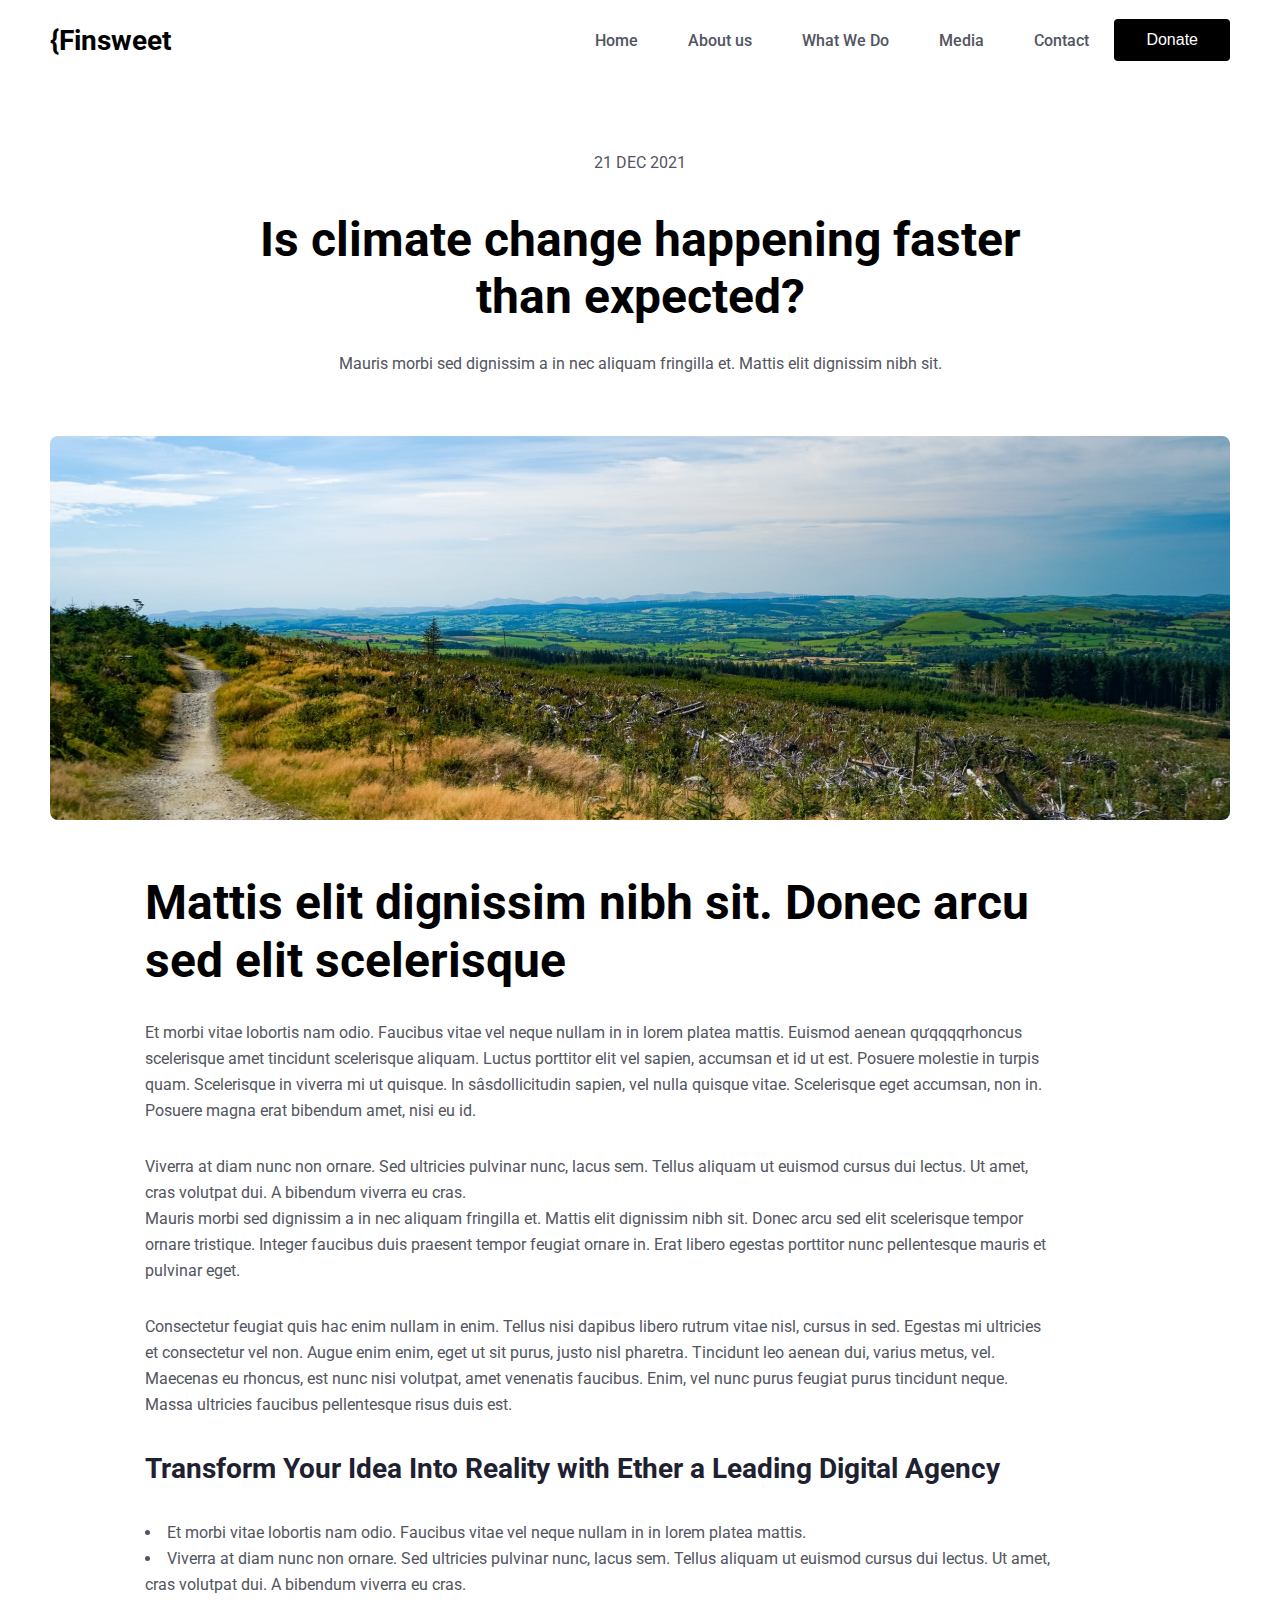
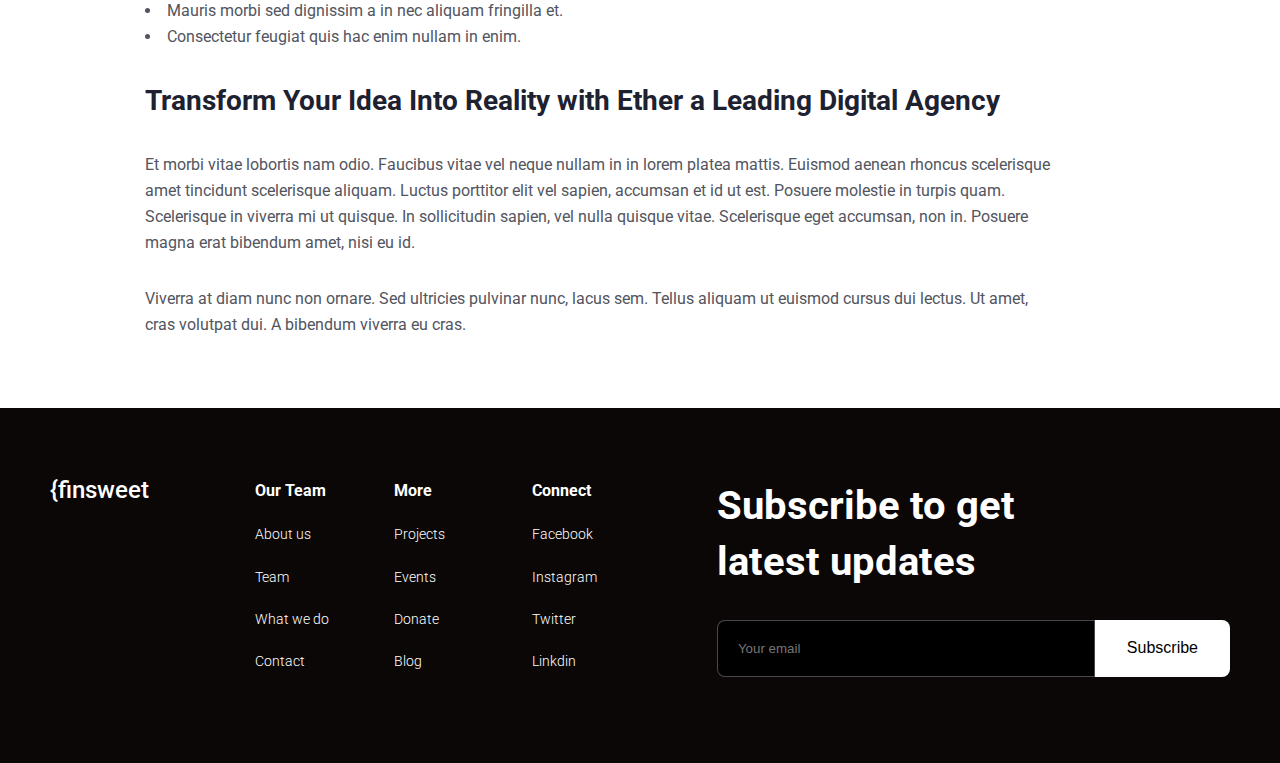
<file: blog.html>
<!DOCTYPE html>
<html lang="en">
  <head>
    <meta charset="UTF-8" />
    <meta http-equiv="X-UA-Compatible" content="IE=edge" />
    <meta name="viewport" content="width=device-width, initial-scale=1.0" />
    <title>Blog</title>
    <!-- gg font -->
    <link rel="preconnect" href="https://fonts.googleapis.com" />
    <link rel="preconnect" href="https://fonts.gstatic.com" crossorigin />
    <link
      href="https://fonts.googleapis.com/css2?family=Roboto:wght@300;400;500;700&display=swap"
      rel="stylesheet"
    />
    <!-- fontAwesome -->
    <link
      rel="stylesheet"
      href="https://cdnjs.cloudflare.com/ajax/libs/font-awesome/6.3.0/css/all.min.css"
      integrity="sha512-SzlrxWUlpfuzQ+pcUCosxcglQRNAq/DZjVsC0lE40xsADsfeQoEypE+enwcOiGjk/bSuGGKHEyjSoQ1zVisanQ=="
      crossorigin="anonymous"
      referrerpolicy="no-referrer"
    />
    <link rel="stylesheet" href="./css/global.css" />
    <!-- main css -->
    <link rel="stylesheet" href="./css/main.css" />
    <link rel="stylesheet" href="./css/blog.css" />
  </head>
  <body>
    <!-- HEADER -->
    <header>
      <div class="logo">{Finsweet</div>
      <div class="hamburger">
        <div class="line"></div>
        <div class="line"></div>
        <div class="line"></div>
      </div>
      <nav class="nav__bar">
        <ul>
          <li>
            <a class="nav__link active" href="./index.html">Home</a>
          </li>
          <li>
            <a class="nav__link" href="./aboutUs.html">About us</a>
          </li>
          <li>
            <a class="nav__link" href="./wwd.html">What We Do</a>
          </li>
          <li>
            <a class="nav__link" href="./media.html">Media</a>
          </li>
          <li>
            <a class="nav__link" href="./contact.html">Contact</a>
          </li>
          <li>
            <a href="./donation.html" class="nav__btn">
              <button class="active">Donate</button>
            </a>
          </li>
        </ul>
      </nav>
    </header>

    <!-- Our project -->
    <section class="blogRm">
      <div class="container">
        <div class="blogRm__content">
          <div class="blogRm__header text">
            <p>21 DEC 2021</p>
            <h2>Is climate change happening faster than expected?</h2>
            <p>
              Mauris morbi sed dignissim a in nec aliquam fringilla et. Mattis
              elit dignissim nibh sit.
            </p>
          </div>
          <div class="image">
            <img src="./img/blog.png" alt="" />
          </div>
          <div class="blogRm__text text">
            <h2>
              Mattis elit dignissim nibh sit. Donec arcu sed elit scelerisque
            </h2>
            <p>
              Et morbi vitae lobortis nam odio. Faucibus vitae vel neque nullam
              in in lorem platea mattis. Euismod aenean qưqqqqrhoncus scelerisque amet
              tincidunt scelerisque aliquam. Luctus porttitor elit vel sapien,
              accumsan et id ut est. Posuere molestie in turpis quam.
              Scelerisque in viverra mi ut quisque. In sâsdollicitudin sapien, vel
              nulla quisque vitae. Scelerisque eget accumsan, non in. Posuere
              magna erat bibendum amet, nisi eu id.
            </p>
            <p>
              Viverra at diam nunc non ornare. Sed ultricies pulvinar nunc,
              lacus sem. Tellus aliquam ut euismod cursus dui lectus. Ut amet,
              cras volutpat dui. A bibendum viverra eu cras. <br />
              Mauris morbi sed dignissim a in nec aliquam fringilla et. Mattis
              elit dignissim nibh sit. Donec arcu sed elit scelerisque tempor
              ornare tristique. Integer faucibus duis praesent tempor feugiat
              ornare in. Erat libero egestas porttitor nunc pellentesque mauris
              et pulvinar eget.
            </p>
            <p>
              Consectetur feugiat quis hac enim nullam in enim. Tellus nisi
              dapibus libero rutrum vitae nisl, cursus in sed. Egestas mi
              ultricies et consectetur vel non. Augue enim enim, eget ut sit
              purus, justo nisl pharetra. Tincidunt leo aenean dui, varius
              metus, vel. Maecenas eu rhoncus, est nunc nisi volutpat, amet
              venenatis faucibus. Enim, vel nunc purus feugiat purus tincidunt
              neque. Massa ultricies faucibus pellentesque risus duis est.
            </p>
            <h3>
              Transform Your Idea Into Reality with Ether a Leading Digital
              Agency
            </h3>
            <ul>
              <li>
                Et morbi vitae lobortis nam odio. Faucibus vitae vel neque
                nullam in in lorem platea mattis.
              </li>
              <li>
                Viverra at diam nunc non ornare. Sed ultricies pulvinar nunc,
                lacus sem. Tellus aliquam ut euismod cursus dui lectus. Ut amet,
                cras volutpat dui. A bibendum viverra eu cras.
              </li>
              <li>Mauris morbi sed dignissim a in nec aliquam fringilla et.</li>
              <li>Consectetur feugiat quis hac enim nullam in enim.</li>
            </ul>
            <h3>
              Transform Your Idea Into Reality with Ether a Leading Digital
              Agency
            </h3>
            <p>
              Et morbi vitae lobortis nam odio. Faucibus vitae vel neque nullam
              in in lorem platea mattis. Euismod aenean rhoncus scelerisque amet
              tincidunt scelerisque aliquam. Luctus porttitor elit vel sapien,
              accumsan et id ut est. Posuere molestie in turpis quam.
              Scelerisque in viverra mi ut quisque. In sollicitudin sapien, vel
              nulla quisque vitae. Scelerisque eget accumsan, non in. Posuere
              magna erat bibendum amet, nisi eu id.
            </p>
            <p>
              Viverra at diam nunc non ornare. Sed ultricies pulvinar nunc,
              lacus sem. Tellus aliquam ut euismod cursus dui lectus. Ut amet,
              cras volutpat dui. A bibendum viverra eu cras.
            </p>
          </div>
        </div>
      </div>
    </section>

    <!-- FOOTER -->
    <footer>
      <div class="container">
        <div class="footer__content">
          <div class="footer__logo">
            <p>{finsweet</p>
          </div>
          <div class="footer__contact">
            <div class="footer__ourteam">
              <ul>
                <li><a href="">Our Team</a></li>
                <li><a href="">About us</a></li>
                <li><a href="">Team</a></li>
                <li><a href="">What we do</a></li>
                <li><a href="">Contact</a></li>
              </ul>
            </div>
            <div class="footer__more">
              <ul>
                <li><a href="">More</a></li>
                <li><a href="">Projects</a></li>
                <li><a href="">Events</a></li>
                <li><a href="">Donate</a></li>
                <li><a href="">Blog</a></li>
              </ul>
            </div>
            <div class="footer__connect">
              <ul>
                <li><a href="">Connect</a></li>
                <li><a href="">Facebook</a></li>
                <li><a href="">Instagram</a></li>
                <li><a href="">Twitter</a></li>
                <li><a href="">Linkdin </a></li>
              </ul>
            </div>
          </div>
          <div class="footer__form">
            <p>Subscribe to get latest updates</p>
            <div class="submit__form">
              <form action="">
                <input type="text" placeholder="Your email" />
                <button>Subscribe</button>
              </form>
            </div>
          </div>
        </div>
      </div>
    </footer>

    <script src="./js/main.js"></script>
  </body> 
</html>
</file>
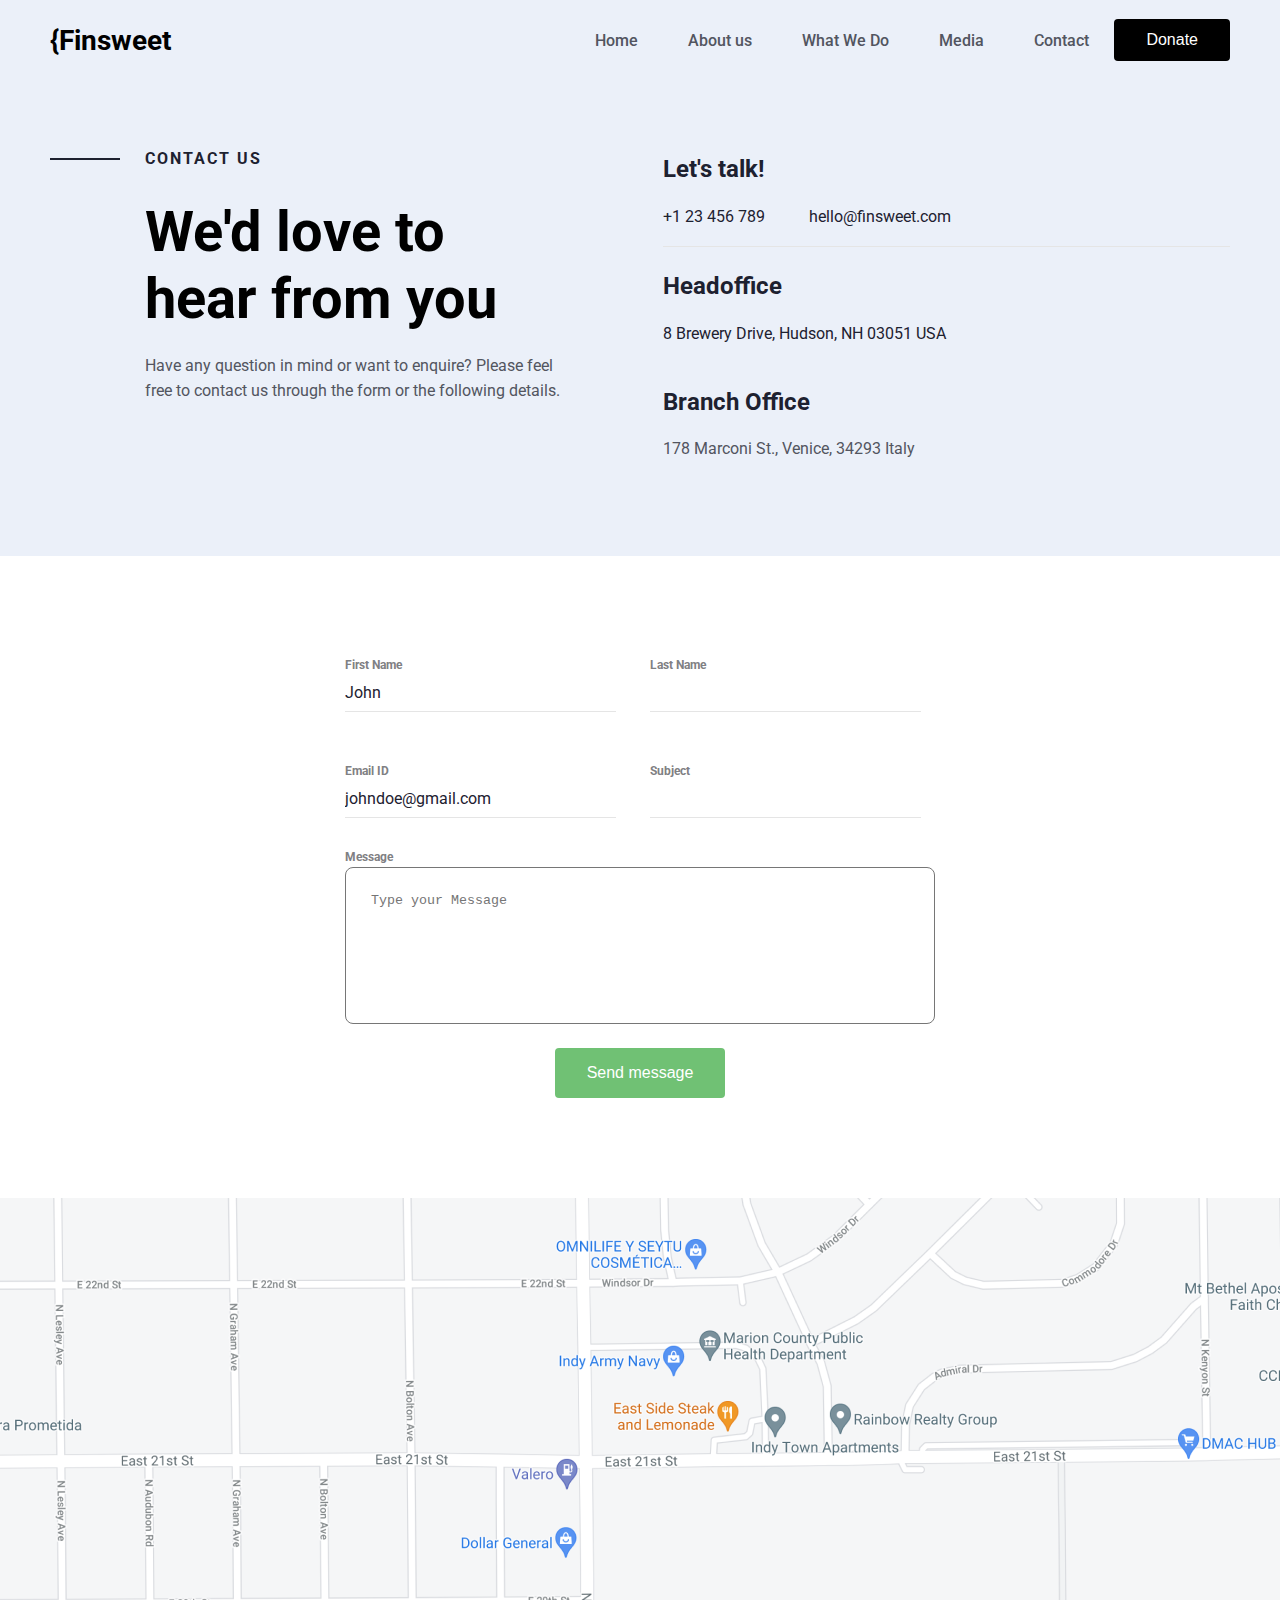
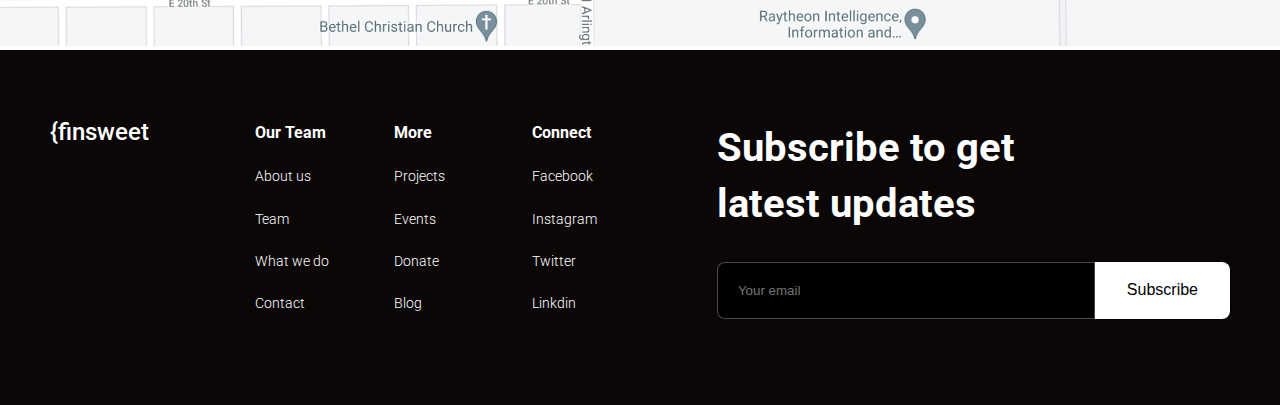
<file: contact.html>
<!DOCTYPE html>
<html lang="en">
  <head>
    <meta charset="UTF-8" />
    <meta http-equiv="X-UA-Compatible" content="IE=edge" />
    <meta name="viewport" content="width=device-width, initial-scale=1.0" />
    <title>Contact Us</title>
    <!-- gg font -->
    <link rel="preconnect" href="https://fonts.googleapis.com" />
    <link rel="preconnect" href="https://fonts.gstatic.com" crossorigin />
    <link
      href="https://fonts.googleapis.com/css2?family=Roboto:wght@300;400;500;700&display=swap"
      rel="stylesheet"
    />
    <!-- fontAwesome -->
    <link
      rel="stylesheet"
      href="https://cdnjs.cloudflare.com/ajax/libs/font-awesome/6.3.0/css/all.min.css"
      integrity="sha512-SzlrxWUlpfuzQ+pcUCosxcglQRNAq/DZjVsC0lE40xsADsfeQoEypE+enwcOiGjk/bSuGGKHEyjSoQ1zVisanQ=="
      crossorigin="anonymous"
      referrerpolicy="no-referrer"
    />
    <link rel="stylesheet" href="./css/global.css" />
    <link rel="stylesheet" href="./css/main.css" />
    <link rel="stylesheet" href="./css/contact.css" />
  </head>
  <body>
    <!-- HEADER -->
    <header>
      <div class="logo">{Finsweet</div>
      <div class="hamburger">
        <div class="line"></div>
        <div class="line"></div>
        <div class="line"></div>
      </div>
      <nav class="nav__bar">
        <ul>
          <li>
            <a class="nav__link active" href="./index.html">Home</a>
          </li>
          <li>
            <a class="nav__link" href="./aboutUs.html">About us</a>
          </li>
          <li>
            <a class="nav__link" href="./wwd.html">What We Do</a>
          </li>
          <li>
            <a class="nav__link" href="./media.html">Media</a>
          </li>
          <li>
            <a class="nav__link" href="./contact.html">Contact</a>
          </li>
          <li>
            <a href="./donation.html" class="nav__btn">
              <button class="active">Donate</button>
            </a>
          </li>
        </ul>
      </nav>
    </header>

    <!-- CONTACT -->
    <section class="contact">
      <div class="container">
        <div class="contact__content">
          <div class="contact__left">
            <div class="contact__title title">
              <div class="line"></div>
              <p>Contact us</p>
            </div>
            <div class="contact__text text">
              <h2>We'd love to hear from you</h2>
              <p>
                Have any question in mind or want to enquire? Please feel free
                to contact us through the form or the following details.
              </p>
            </div>
          </div>
          <div class="contact__right">
            <div class="contact__container">
              <div class="contact__item">
                <div class="contact__text">
                  <p>Let's talk!</p>
                  <p>+1 23 456 789 <span>hello@finsweet.com</span></p>
                </div>
              </div>
              <div class="contact__item">
                <div class="contact__text">
                  <p>Headoffice</p>
                  <p>8 Brewery Drive, Hudson, NH 03051 USA</p>
                </div>
              </div>
              <div class="contact__item">
                <div class="contact__text">
                  <p>Branch Office</p>
                  <p>178 Marconi St., Venice, 34293 Italy</p>
                  <div class="icon">
                    <i class="fab fa-facebook"></i>
                    <i class="fab fa-twitter"></i>
                    <i class="fab fa-linkedin"></i>
                  </div>
                </div>
              </div>
            </div>
          </div>
        </div>
      </div>
    </section>

    <!-- FORM -->
    <div class="form">
      <div class="container">
        <div class="card">
          <div class="card__body">
            <div class="form__group">
              <label for="">
                <p>First Name</p>
                <input type="text" value="John" />
              </label>
              <label for="">
                <p>Last Name</p>
                <input type="text" />
              </label>
            </div>
            <div class="form__group">
              <label for="">
                <p>Email ID</p>
                <input type="email" value="johndoe@gmail.com" />
              </label>
              <label for="">
                <p>Subject</p>
                <input type="text" />
              </label>
            </div>
            <div class="form__group">
              <label for="">
                <p>Message</p>
                <textarea
                  rows="7"
                  placeholder="Type your Message"
                ></textarea>
              </label>
            </div>
          </div>
          <div class="card__footer">
            <button>Send message</button>
          </div>
        </div>
      </div>
    </div>

    <!-- MAP -->
    <div class="map">
      <img src="./img/Map.png" alt="" />
    </div>
    <!-- FOOTER -->
    <footer>
      <div class="container">
        <div class="footer__content">
          <div class="footer__logo">
            <p>{finsweet</p>
          </div>
          <div class="footer__contact">
            <div class="footer__ourteam">
              <ul>
                <li><a href="">Our Team</a></li>
                <li><a href="">About us</a></li>
                <li><a href="">Team</a></li>
                <li><a href="">What we do</a></li>
                <li><a href="">Contact</a></li>
              </ul>
            </div>
            <div class="footer__more">
              <ul>
                <li><a href="">More</a></li>
                <li><a href="">Projects</a></li>
                <li><a href="">Events</a></li>
                <li><a href="">Donate</a></li>
                <li><a href="">Blog</a></li>
              </ul>
            </div>
            <div class="footer__connect">
              <ul>
                <li><a href="">Connect</a></li>
                <li><a href="">Facebook</a></li>
                <li><a href="">Instagram</a></li>
                <li><a href="">Twitter</a></li>
                <li><a href="">Linkdin </a></li>
              </ul>
            </div>
          </div>
          <div class="footer__form">
            <p>Subscribe to get latest updates</p>
            <div class="submit__form">
              <form action="">
                <input type="text" placeholder="Your email" />
                <button>Subscribe</button>
              </form>
            </div>
          </div>
        </div>
      </div>
    </footer>
    <!-- MAIN JS -->
    <script src="./js/main.js"></script>
  </body>
</html>
</file>
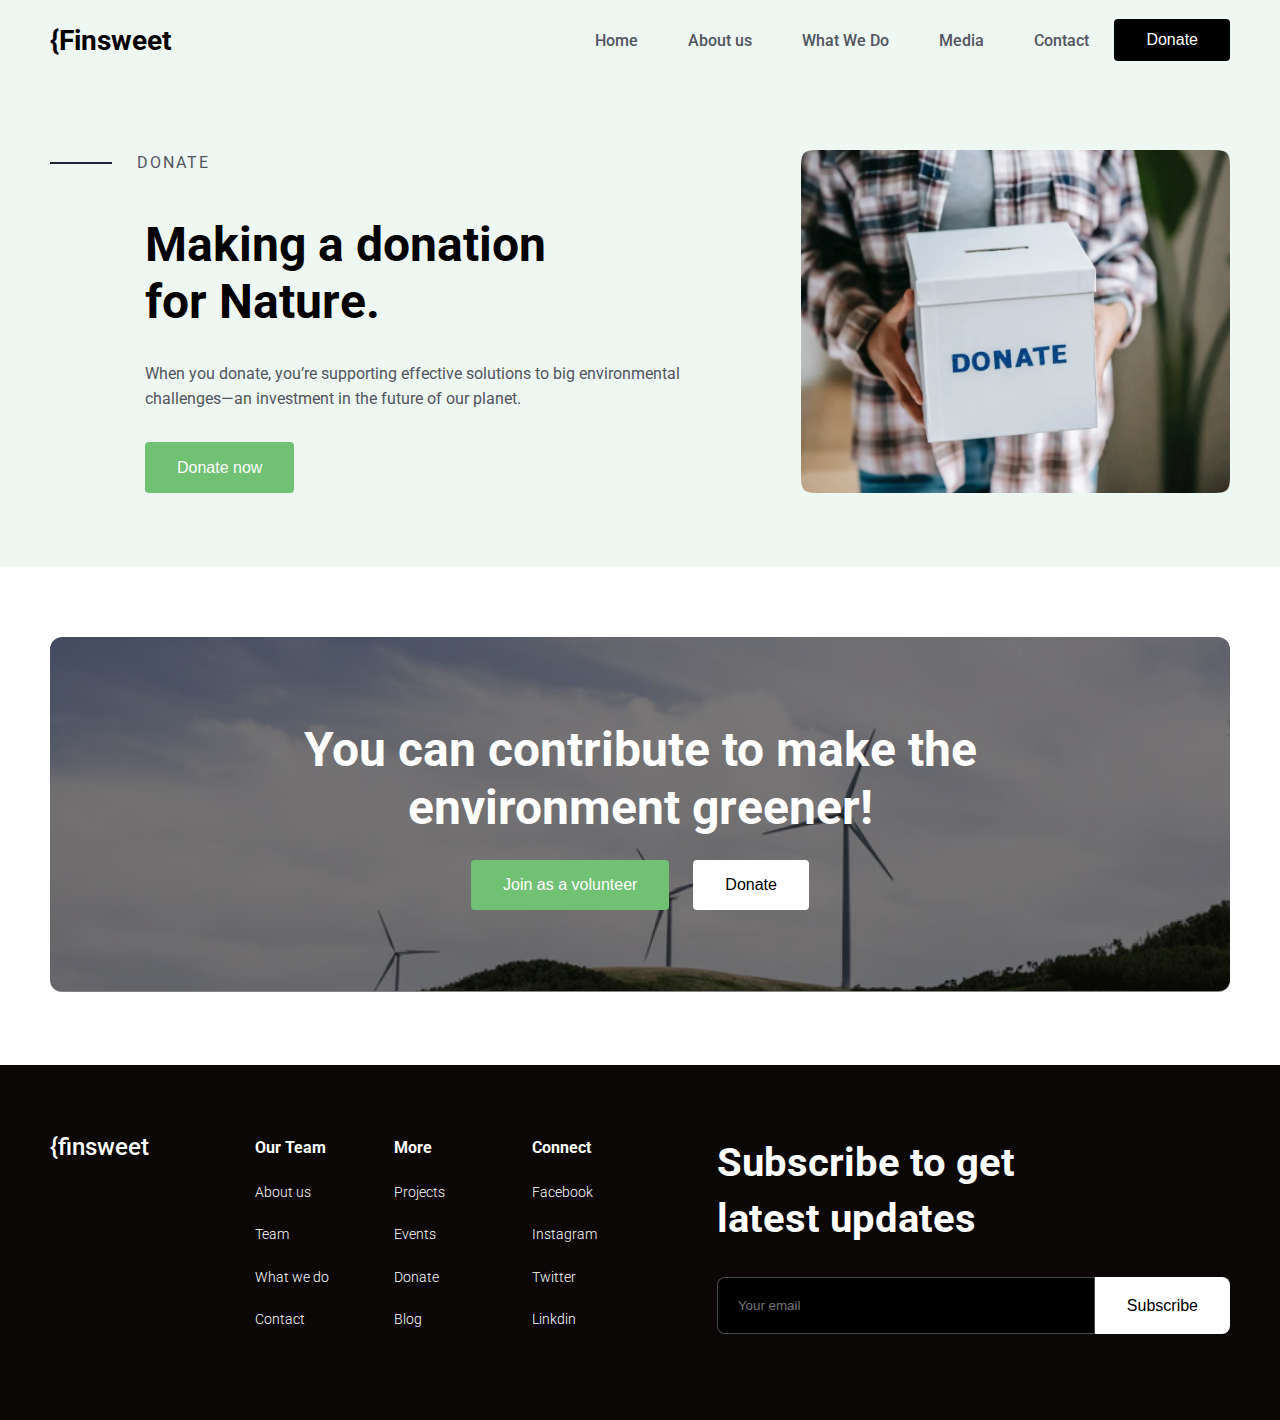
<file: donation.html>
<!DOCTYPE html>
<html lang="en">
  <head>
    <meta charset="UTF-8" />
    <meta http-equiv="X-UA-Compatible" content="IE=edge" />
    <meta name="viewport" content="width=device-width, initial-scale=1.0" />
    <title>Donate</title>
    <!-- gg font -->
    <link rel="preconnect" href="https://fonts.googleapis.com" />
    <link rel="preconnect" href="https://fonts.gstatic.com" crossorigin />
    <link
      href="https://fonts.googleapis.com/css2?family=Roboto:wght@300;400;500;700&display=swap"
      rel="stylesheet"
    />
    <!-- fontAwesome -->
    <link
      rel="stylesheet"
      href="https://cdnjs.cloudflare.com/ajax/libs/font-awesome/6.3.0/css/all.min.css"
      integrity="sha512-SzlrxWUlpfuzQ+pcUCosxcglQRNAq/DZjVsC0lE40xsADsfeQoEypE+enwcOiGjk/bSuGGKHEyjSoQ1zVisanQ=="
      crossorigin="anonymous"
      referrerpolicy="no-referrer"
    />
    <link rel="stylesheet" href="./css/global.css" />
    <!-- main css -->
    <link rel="stylesheet" href="./css/main.css" />
    <link rel="stylesheet" href="./css/donation.css" />
  </head>
  <body>
    <!-- HEADER -->
    <header>
      <div class="logo">{Finsweet</div>
      <div class="hamburger">
        <div class="line"></div>
        <div class="line"></div>
        <div class="line"></div>
      </div>
      <nav class="nav__bar">
        <ul>
          <li>
            <a class="nav__link active" href="./index.html">Home</a>
          </li>
          <li>
            <a class="nav__link" href="./aboutUs.html">About us</a>
          </li>
          <li>
            <a class="nav__link" href="./wwd.html">What We Do</a>
          </li>
          <li>
            <a class="nav__link" href="./media.html">Media</a>
          </li>
          <li>
            <a class="nav__link" href="./contact.html">Contact</a>
          </li>
          <li>
            <a href="./donation.html" class="nav__btn">
              <button class="active">Donate</button>
            </a>
          </li>
        </ul>
      </nav>
    </header>

    <!--donate-->
    <section class="donate">
      <div class="container">
        <div class="donate__content">
          <div class="donate__left">
            <div class="donate__title title">
              <div class="line"></div>
              <p>Donate</p>
            </div>
            <div class="donate__text text">
              <h2>Making a donation for Nature.</h2>
              <p>
                When you donate, you’re supporting effective solutions to big environmental challenges—an investment in the future of our planet.
              </p>
              <button>Donate now</button>
            </div>
          </div>
          <div class="donate__right">
            <div class="donate__img">
              <img src="./img/donate.png" alt="" />
            </div>
          </div>
        </div>
      </div>
    </section>

    

    <!-- CTA -->
    <section class="cta">
      <div class="container">
        <figure class="cta__item">
          <img src="./img/cta.png" alt="" />
          <figcaption class="cta__overlay">
            <div class="cta__text">
              <h2>You can contribute to make the environment greener!</h2>
            </div>
            <div class="cta__btn">
              <button>Join as a volunteer</button>
              <button>Donate</button>
            </div>
          </figcaption>
        </figure>
      </div>
    </section>

    <!-- FOOTER -->
    <footer>
      <div class="container">
        <div class="footer__content">
          <div class="footer__logo">
            <p>{finsweet</p>
          </div>
          <div class="footer__contact">
            <div class="footer__ourteam">
              <ul>
                <li><a href="">Our Team</a></li>
                <li><a href="">About us</a></li>
                <li><a href="">Team</a></li>
                <li><a href="">What we do</a></li>
                <li><a href="">Contact</a></li>
              </ul>
            </div>
            <div class="footer__more">
              <ul>
                <li><a href="">More</a></li>
                <li><a href="">Projects</a></li>
                <li><a href="">Events</a></li>
                <li><a href="">Donate</a></li>
                <li><a href="">Blog</a></li>
              </ul>
            </div>
            <div class="footer__connect">
              <ul>
                <li><a href="">Connect</a></li>
                <li><a href="">Facebook</a></li>
                <li><a href="">Instagram</a></li>
                <li><a href="">Twitter</a></li>
                <li><a href="">Linkdin </a></li>
              </ul>
            </div>
          </div>
          <div class="footer__form">
            <p>Subscribe to get latest updates</p>
            <div class="submit__form">
              <form action="">
                <input type="text" placeholder="Your email" />
                <button>Subscribe</button>
              </form>
            </div>
          </div>
        </div>
      </div>
    </footer>

    <script src="./js/main.js"></script>
  </body>
</html>
</file>
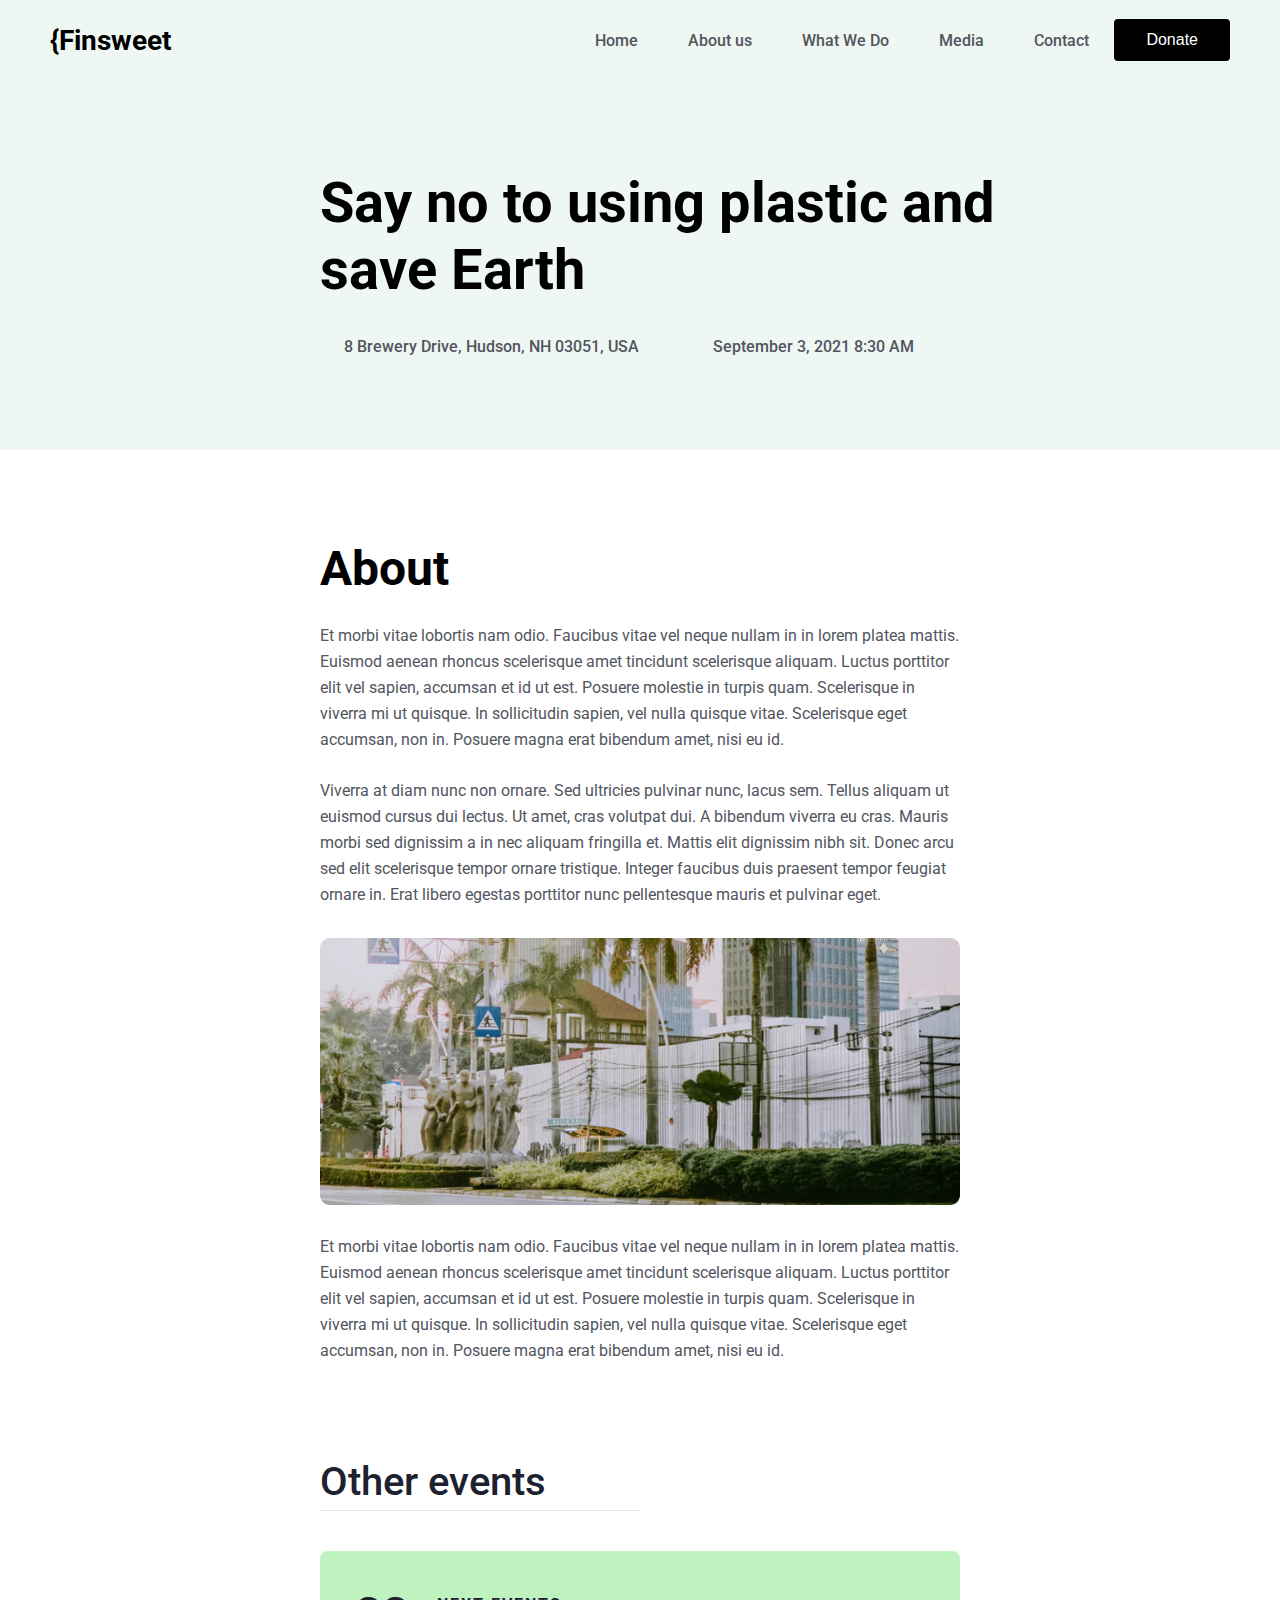
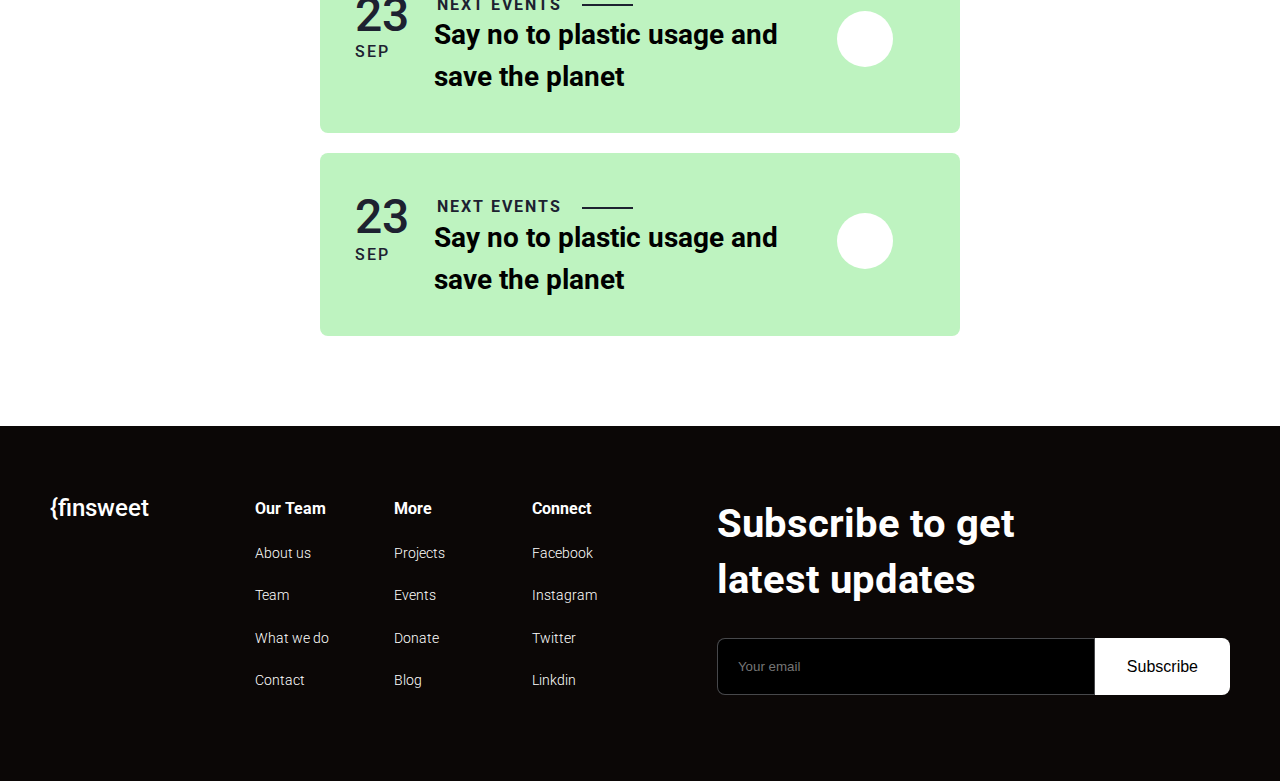
<file: event.html>
<!DOCTYPE html>
<html lang="en">
  <head>
    <meta charset="UTF-8" />
    <meta http-equiv="X-UA-Compatible" content="IE=edge" />
    <meta name="viewport" content="width=device-width, initial-scale=1.0" />
    <title>Event</title>
    <!-- gg font -->
    <link rel="preconnect" href="https://fonts.googleapis.com" />
    <link rel="preconnect" href="https://fonts.gstatic.com" crossorigin />
    <link
      href="https://fonts.googleapis.com/css2?family=Roboto:wght@300;400;500;700&display=swap"
      rel="stylesheet"
    />
    <!-- fontAwesome -->
    <link
      rel="stylesheet"
      href="https://cdnjs.cloudflare.com/ajax/libs/font-awesome/6.3.0/css/all.min.css"
      integrity="sha512-SzlrxWUlpfuzQ+pcUCosxcglQRNAq/DZjVsC0lE40xsADsfeQoEypE+enwcOiGjk/bSuGGKHEyjSoQ1zVisanQ=="
      crossorigin="anonymous"
      referrerpolicy="no-referrer"
    />
    <link rel="stylesheet" href="./css/global.css" />
    <!-- main css -->
    <!-- <link rel="stylesheet" href="./css/main.css" /> -->
    <link rel="stylesheet" href="./css/event.css" />
  </head>
  <body>
    <!-- HEADER -->
    <header>
      <div class="logo">{Finsweet</div>
      <div class="hamburger">
        <div class="line"></div>
        <div class="line"></div>
        <div class="line"></div>
      </div>
      <nav class="nav__bar">
        <ul>
          <li>
            <a class="nav__link active" href="./index.html">Home</a>
          </li>
          <li>
            <a class="nav__link" href="./aboutUs.html">About us</a>
          </li>
          <li>
            <a class="nav__link" href="./wwd.html">What We Do</a>
          </li>
          <li>
            <a class="nav__link" href="./media.html">Media</a>
          </li>
          <li>
            <a class="nav__link" href="./contact.html">Contact</a>
          </li>
          <li>
            <a href="./donation.html" class="nav__btn">
              <button class="active">Donate</button>
            </a>
          </li>
        </ul>
      </nav>
    </header>

    <!-- BANNER -->
    <section class="banner">
      <div class="container">
        <div class="banner__text text">
          <h2>Say no to using plastic and save Earth</h2>
        </div>
        <div class="banner__content">
          <div class="banner__item">
            <i class="fa-solid fa-location-dot"></i>
            <p>8 Brewery Drive, Hudson, NH 03051, USA</p>
          </div>
          <div class="banner__item">
            <i class="fa fa-calculator"></i>
            <p>September 3, 2021 8:30 AM</p>
          </div>
        </div>
      </div>
    </section>

    <!-- ABOUT -->
    <section class="about">
      <div class="container">
        <div class="about__content">
          <h2>About</h2>
          <p>
            Et morbi vitae lobortis nam odio. Faucibus vitae vel neque nullam in
            in lorem platea mattis. Euismod aenean rhoncus scelerisque amet
            tincidunt scelerisque aliquam. Luctus porttitor elit vel sapien,
            accumsan et id ut est. Posuere molestie in turpis quam. Scelerisque
            in viverra mi ut quisque. In sollicitudin sapien, vel nulla quisque
            vitae. Scelerisque eget accumsan, non in. Posuere magna erat
            bibendum amet, nisi eu id.
          </p>
          <p>
            Viverra at diam nunc non ornare. Sed ultricies pulvinar nunc, lacus
            sem. Tellus aliquam ut euismod cursus dui lectus. Ut amet, cras
            volutpat dui. A bibendum viverra eu cras. Mauris morbi sed dignissim
            a in nec aliquam fringilla et. Mattis elit dignissim nibh sit. Donec
            arcu sed elit scelerisque tempor ornare tristique. Integer faucibus
            duis praesent tempor feugiat ornare in. Erat libero egestas
            porttitor nunc pellentesque mauris et pulvinar eget.
          </p>
          <div class="image">
            <img src="./img/eventrm.png" alt="">
          </div>
          <p>Et morbi vitae lobortis nam odio. Faucibus vitae vel neque nullam in in lorem platea mattis. Euismod aenean rhoncus scelerisque amet tincidunt scelerisque aliquam. Luctus porttitor elit vel sapien, accumsan et id ut est. Posuere molestie in turpis quam. Scelerisque in viverra mi ut quisque. In sollicitudin sapien, vel nulla quisque vitae. Scelerisque eget accumsan, non in. Posuere magna erat bibendum amet, nisi eu id.</p>
        </div>
      </div>
    </section>
    <!-- EVENT -->
    <section class="events">
      <div class="container">
        <div class="events__overlay">
            <div class="events__title title">
                <p>Other events</p>
                <div class="line"></div>
              </div>
              <div class="events__content">
                <div class="events__item">
                  <div class="events__text">
                    <div class="events__date">
                      <p>23</p>
                      <p>SEP</p>
                    </div>
                    <div class="events__body">
                      <div class="title">
                        <p>Next Events</p>
                        <div class="line"></div>
                      </div>
                      <h3>Say no to plastic usage and save the planet</h3>
                    </div>
      
                    <div class="events__button">
                      <a href="#"><button><i class="fa fa-arrow-right"></i></button></a>
                    </div>
                  </div>
                </div>
                <div class="events__item">
                  <div class="events__text">
                    <div class="events__date">
                      <p>23</p>
                      <p>SEP</p>
                    </div>
                    <div class="events__body">
                      <div class="title">
                        <p>Next Events</p>
                        <div class="line"></div>
                      </div>
                      <h3>Say no to plastic usage and save the planet</h3>
                    </div>
      
                    <div class="events__button">
                      <a href="#"><button><i class="fa fa-arrow-right"></i></button></a>
                    </div>
                  </div>
                </div>
              </div>
        </div>
      </div>
    </section>

    <!-- FOOTER -->
    <footer>
      <div class="container">
        <div class="footer__content">
          <div class="footer__logo">
            <p>{finsweet</p>
          </div>
          <div class="footer__contact">
            <div class="footer__ourteam">
              <ul>
                <li><a href="">Our Team</a></li>
                <li><a href="">About us</a></li>
                <li><a href="">Team</a></li>
                <li><a href="">What we do</a></li>
                <li><a href="">Contact</a></li>
              </ul>
            </div>
            <div class="footer__more">
              <ul>
                <li><a href="">More</a></li>
                <li><a href="">Projects</a></li>
                <li><a href="">Events</a></li>
                <li><a href="">Donate</a></li>
                <li><a href="">Blog</a></li>
              </ul>
            </div>
            <div class="footer__connect">
              <ul>
                <li><a href="">Connect</a></li>
                <li><a href="">Facebook</a></li>
                <li><a href="">Instagram</a></li>
                <li><a href="">Twitter</a></li>
                <li><a href="">Linkdin </a></li>
              </ul>
            </div>
          </div>
          <div class="footer__form">
            <p>Subscribe to get latest updates</p>
            <div class="submit__form">
              <form action="">
                <input type="text" placeholder="Your email" />
                <button>Subscribe</button>
              </form>
            </div>
          </div>
        </div>
      </div>
    </footer>

    <script src="./js/main.js"></script>
  </body>
</html>
</file>
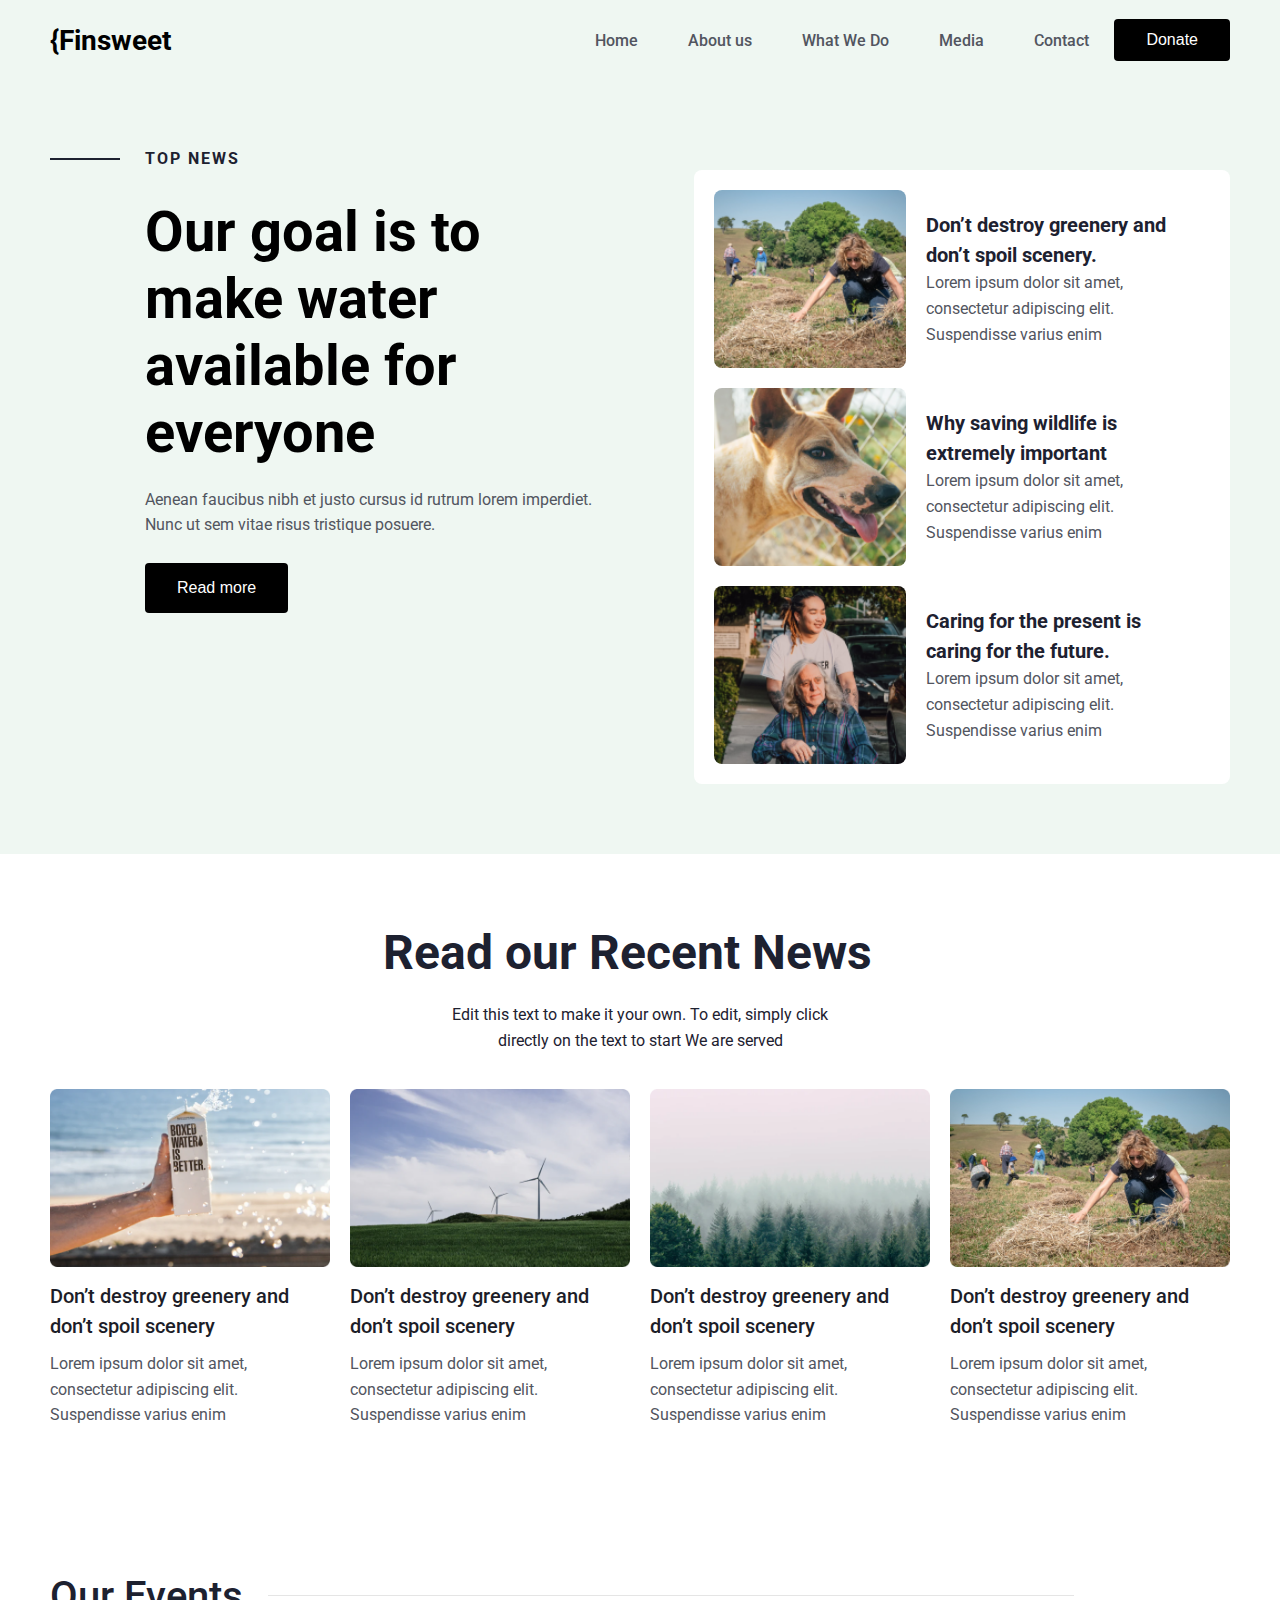
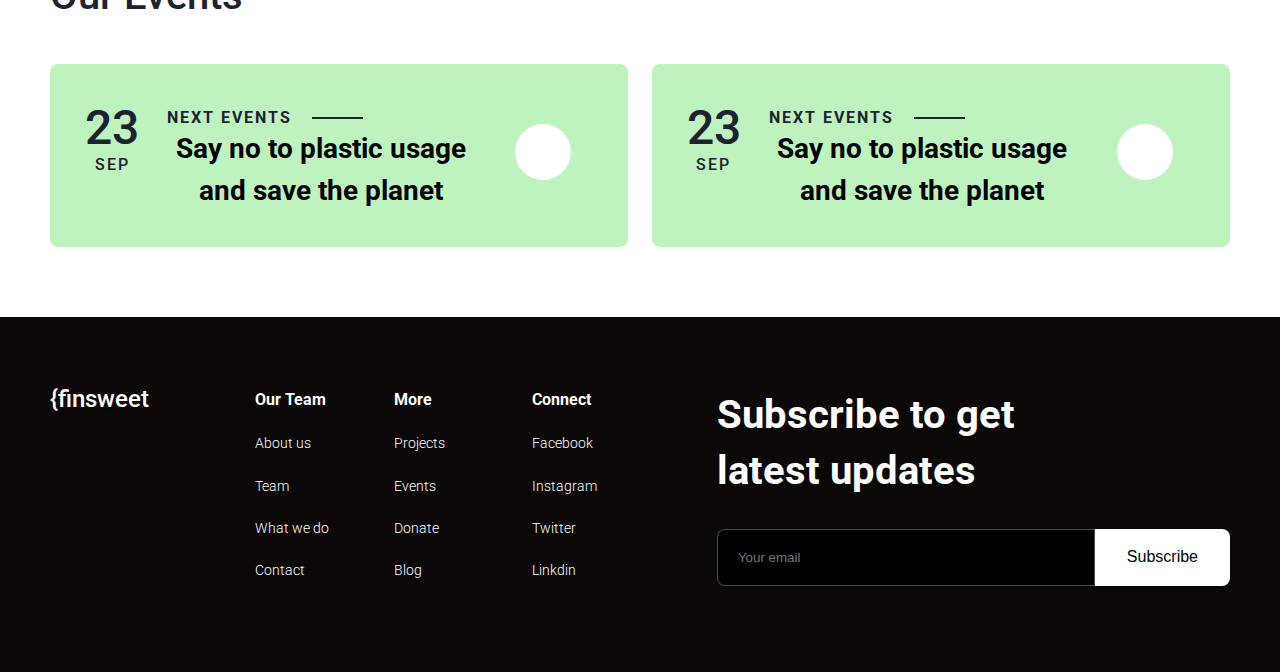
<file: media.html>
<!DOCTYPE html>
<html lang="en">
  <head>
    <meta charset="UTF-8" />
    <meta http-equiv="X-UA-Compatible" content="IE=edge" />
    <meta name="viewport" content="width=device-width, initial-scale=1.0" />
    <title>Media</title>
    <!-- gg font -->
    <link rel="preconnect" href="https://fonts.googleapis.com" />
    <link rel="preconnect" href="https://fonts.gstatic.com" crossorigin />
    <link
      href="https://fonts.googleapis.com/css2?family=Roboto:wght@300;400;500;700&display=swap"
      rel="stylesheet"
    />
    <!-- fontAwesome -->
    <link
      rel="stylesheet"
      href="https://cdnjs.cloudflare.com/ajax/libs/font-awesome/6.3.0/css/all.min.css"
      integrity="sha512-SzlrxWUlpfuzQ+pcUCosxcglQRNAq/DZjVsC0lE40xsADsfeQoEypE+enwcOiGjk/bSuGGKHEyjSoQ1zVisanQ=="
      crossorigin="anonymous"
      referrerpolicy="no-referrer"
    />
    <link rel="stylesheet" href="./css/global.css" />
    <!-- main css -->
    <link rel="stylesheet" href="./css/main.css" />
    <link rel="stylesheet" href="./css/media.css" />
  </head>
  <body>
    <!-- HEADER -->
    <header>
      <div class="logo">{Finsweet</div>
      <div class="hamburger">
        <div class="line"></div>
        <div class="line"></div>
        <div class="line"></div>
      </div>
      <nav class="nav__bar">
        <ul>
          <li>
            <a class="nav__link active" href="./index.html">Home</a>
          </li>
          <li>
            <a class="nav__link" href="./aboutUs.html">About us</a>
          </li>
          <li>
            <a class="nav__link" href="./wwd.html">What We Do</a>
          </li>
          <li>
            <a class="nav__link" href="./media.html">Media</a>
          </li>
          <li>
            <a class="nav__link" href="./contact.html">Contact</a>
          </li>
          <li>
            <a href="./donation.html" class="nav__btn">
              <button class="active">Donate</button>
            </a>
          </li>
        </ul>
      </nav>
    </header>

    <!-- TOP NEW -->
    <section class="topNew">
      <div class="container">
        
        <div class="topNew__content">
          <div class="topNew__left">
            <div class="topNew__title title">
                <div class="line"></div>
                <p>Top news</p>
              </div>
            <div class="topNew__text text">
              <h2>Our goal is to make water available for everyone</h2>
              <p>
                Aenean faucibus nibh et justo cursus id rutrum lorem imperdiet.
                Nunc ut sem vitae risus tristique posuere.
              </p>
              <button>Read more</button>
            </div>
          </div>
          <div class="topNew__right">
            <div class="topNew__content">
              <div class="topNew__container">
                <div class="topNew__item">
                  <img src="./img/topnew.png" alt="" />
                  <div class="topNew__text">
                    <p>Don’t destroy greenery and don’t spoil scenery.</p>
                    <p>
                      Lorem ipsum dolor sit amet, consectetur adipiscing elit.
                      Suspendisse varius enim
                    </p>
                  </div>
                </div>
                <div class="topNew__item">
                  <img src="./img/topnew1.png" alt="" />
                  <div class="topNew__text">
                    <p>Why saving wildlife is extremely important</p>
                    <p>
                      Lorem ipsum dolor sit amet, consectetur adipiscing elit.
                      Suspendisse varius enim
                    </p>
                  </div>
                </div>
                <div class="topNew__item">
                  <img src="./img/topnew2.png" alt="" />
                  <div class="topNew__text">
                    <p>Caring for the present is caring for the future.</p>
                    <p>
                      Lorem ipsum dolor sit amet, consectetur adipiscing elit.
                      Suspendisse varius enim
                    </p>
                  </div>
                </div>
              </div>
            </div>
          </div>
        </div>
      </div>
    </section>
    <!-- BLOG -->
    <section class="blog">
      <div class="container">
        <div class="blog__title">
          <p>Read our Recent News</p>
          <p>Edit this text to make it your own. To edit, simply click directly on the text to start We are served</p>
        </div>
        <div class="blog__content">
          <figure class="blog__item">
            <img src="./img/Thumbnail.png" alt="" />
            <figcaption class="blog__overlay">
              <p>Don’t destroy greenery and don’t spoil scenery</p>
              <p>
                Lorem ipsum dolor sit amet, consectetur adipiscing elit.
                Suspendisse varius enim
              </p>
            </figcaption>
          </figure>
          <figure class="blog__item">
            <img src="./img/Thumbnail-1.png" alt="" />
            <figcaption class="blog__overlay">
              <p>Don’t destroy greenery and don’t spoil scenery</p>
              <p>
                Lorem ipsum dolor sit amet, consectetur adipiscing elit.
                Suspendisse varius enim
              </p>
            </figcaption>
          </figure>
          <figure class="blog__item">
            <img src="./img/Thumbnail-2.png" alt="" />
            <figcaption class="blog__overlay">
              <p>Don’t destroy greenery and don’t spoil scenery</p>
              <p>
                Lorem ipsum dolor sit amet, consectetur adipiscing elit.
                Suspendisse varius enim
              </p>
            </figcaption>
          </figure>
          <figure class="blog__item">
            <img src="./img/Thumbnail-3.png" alt="" />
            <figcaption class="blog__overlay">
              <p>Don’t destroy greenery and don’t spoil scenery</p>
              <p>
                Lorem ipsum dolor sit amet, consectetur adipiscing elit.
                Suspendisse varius enim
              </p>
            </figcaption>
          </figure>
        </div>
      </div>
    </section>

    <!-- EVENT -->
    <section class="events">
      <div class="container">
        <div class="events__title title">
          <p>Our Events</p>
          <div class="line"></div>
        </div>
        <div class="events__content">
          <div class="events__item">
            <div class="events__text">
              <div class="events__date">
                <p>23</p>
                <p>SEP</p>
              </div>
              <div class="events__body">
                <div class="title">
                  <p>Next Events</p>
                  <div class="line"></div>
                </div>
                <h3>Say no to plastic usage and save the planet</h3>
              </div>

              <div class="events__button">
                <a href="./event.html"><button><i class="fa fa-arrow-right"></i></button></a>
              </div>
            </div>
          </div>
          <div class="events__item">
            <div class="events__text">
              <div class="events__date">
                <p>23</p>
                <p>SEP</p>
              </div>
              <div class="events__body">
                <div class="title">
                  <p>Next Events</p>
                  <div class="line"></div>
                </div>
                <h3>Say no to plastic usage and save the planet</h3>
              </div>

              <div class="events__button">
                <a href="./event.html"><button><i class="fa fa-arrow-right"></i></button></a>
              </div>
            </div>
          </div>
        </div>
      </div>
    </section>

    <!-- FOOTER -->
    <footer>
      <div class="container">
        <div class="footer__content">
          <div class="footer__logo">
            <p>{finsweet</p>
          </div>
          <div class="footer__contact">
            <div class="footer__ourteam">
              <ul>
                <li><a href="">Our Team</a></li>
                <li><a href="">About us</a></li>
                <li><a href="">Team</a></li>
                <li><a href="">What we do</a></li>
                <li><a href="">Contact</a></li>
              </ul>
            </div>
            <div class="footer__more">
              <ul>
                <li><a href="">More</a></li>
                <li><a href="">Projects</a></li>
                <li><a href="">Events</a></li>
                <li><a href="">Donate</a></li>
                <li><a href="">Blog</a></li>
              </ul>
            </div>
            <div class="footer__connect">
              <ul>
                <li><a href="">Connect</a></li>
                <li><a href="">Facebook</a></li>
                <li><a href="">Instagram</a></li>
                <li><a href="">Twitter</a></li>
                <li><a href="">Linkdin </a></li>
              </ul>
            </div>
          </div>
          <div class="footer__form">
            <p>Subscribe to get latest updates</p>
            <div class="submit__form">
              <form action="">
                <input type="text" placeholder="Your email" />
                <button>Subscribe</button>
              </form>
            </div>
          </div>
        </div>
      </div>
    </footer>
    <script src="./js/main.js"></script>
  </body>
</html>
</file>
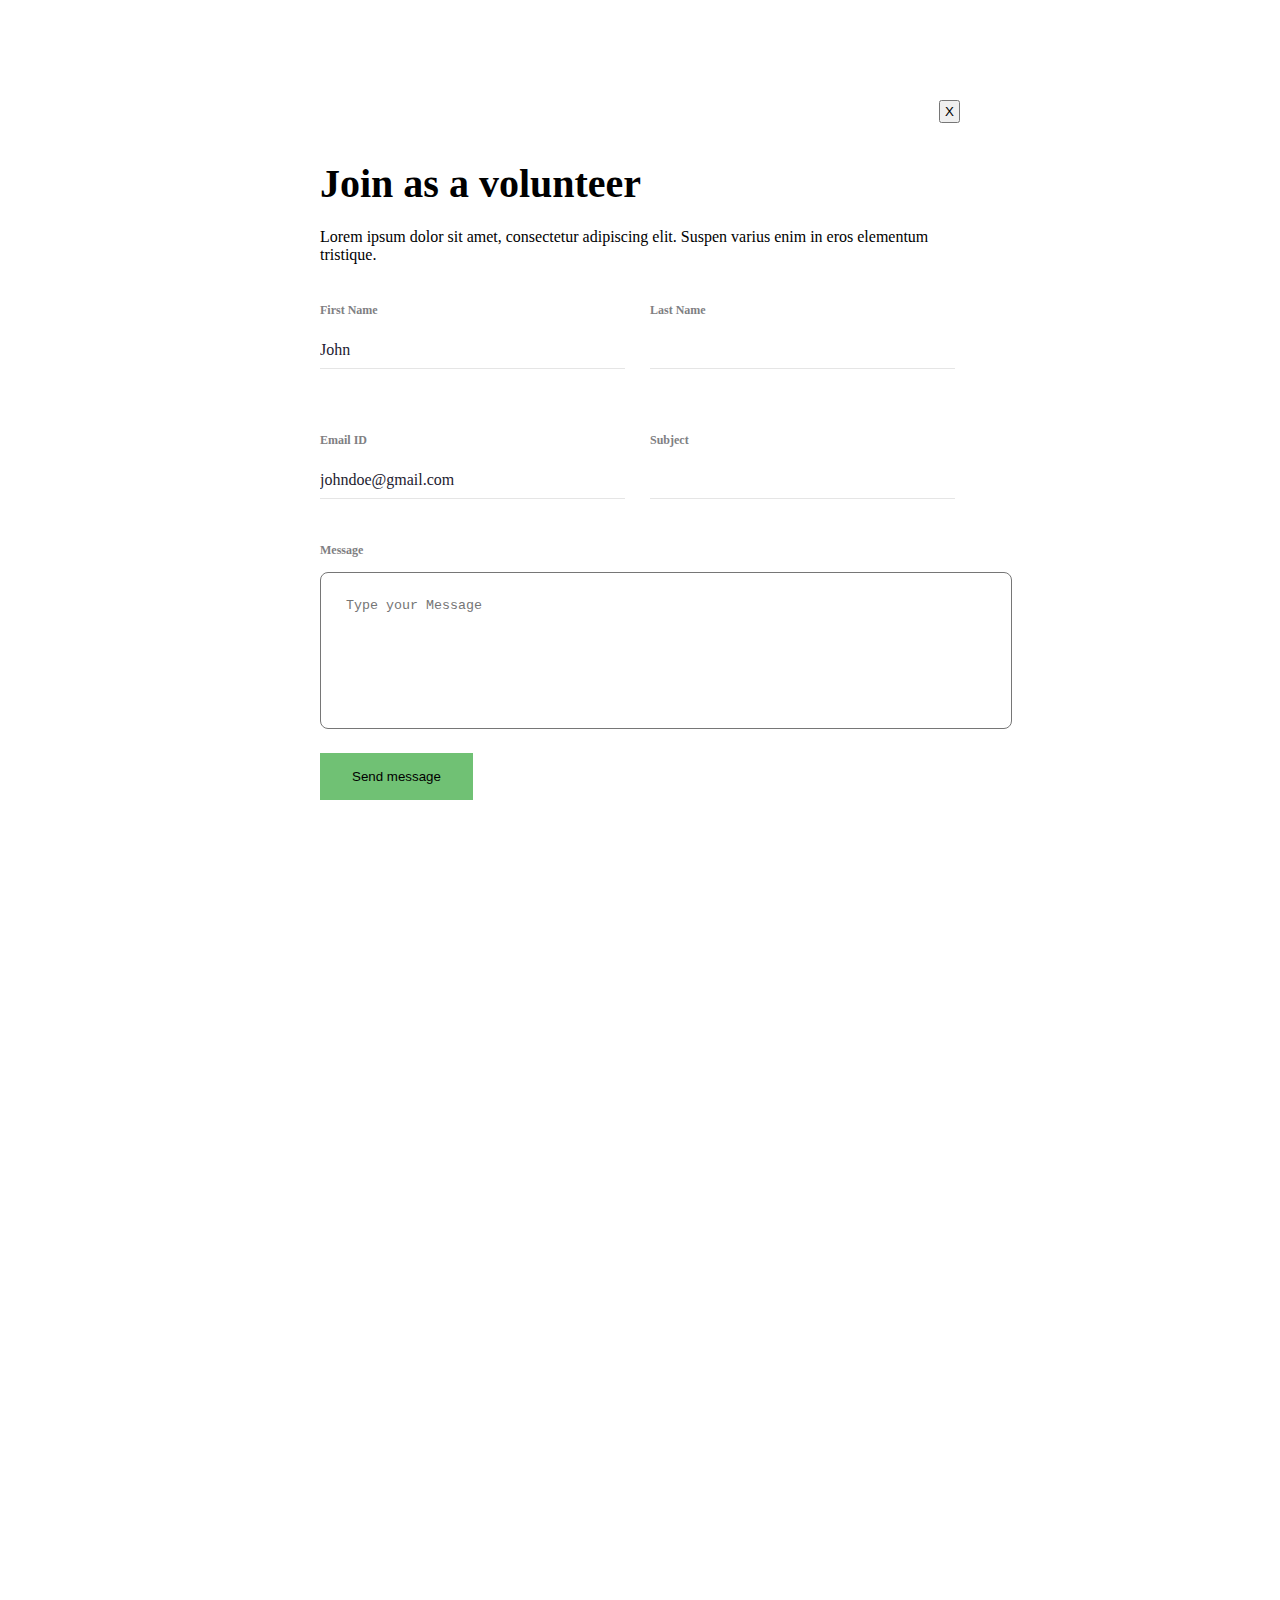
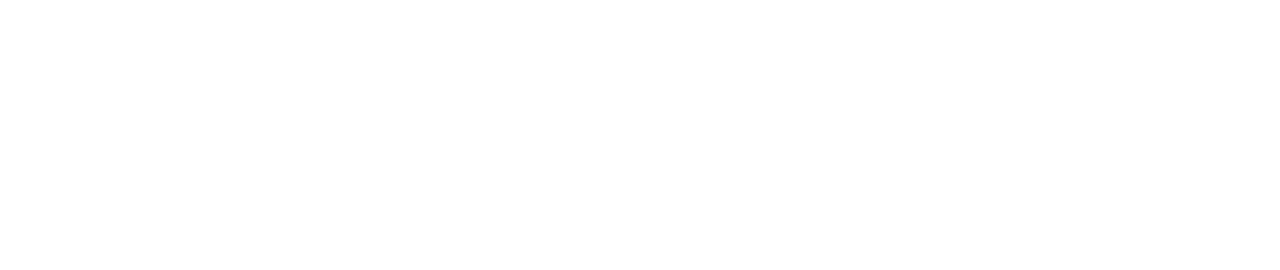
<file: popup.html>
<!DOCTYPE html>
<html lang="en">
<head>
    <meta charset="UTF-8">
    <meta http-equiv="X-UA-Compatible" content="IE=edge">
    <meta name="viewport" content="width=device-width, initial-scale=1.0">
    <title>Popup</title>
    <link rel="stylesheet" href="./css/popup.css">
</head>
<body>
    <!-- POPUP -->
    <div id="myParagraph">
        <div class="container">
          <div class="card">
            <div class="card__header">
              <div class="button">
                <button style="cursor: pointer;" id="highlightButton">X</button>
  
              </div>
  
              <h2>Join as a volunteer</h2>
              <p>
                Lorem ipsum dolor sit amet, consectetur adipiscing elit. Suspen
                varius enim in eros elementum tristique.
              </p>
            </div>
            <div class="card__body">
              <div class="form__group">
                <label for="">
                  <p>First Name</p>
                  <input type="text" value="John" />
                </label>
                <label for="">
                  <p>Last Name</p>
                  <input type="text" />
                </label>
              </div>
              <div class="form__group">
                <label for="">
                  <p>Email ID</p>
                  <input type="email" value="johndoe@gmail.com" />
                </label>
                <label for="">
                  <p>Subject</p>
                  <input type="text" />
                </label>
              </div>
              <div class="form__group">
                <label for="">
                  <p>Message</p>
                  <textarea rows="7" placeholder="Type your Message"></textarea>
                </label>
              </div>
            </div>
            <div class="card__footer">
              <button>Send message</button>
            </div>
          </div>
        </div>
      </div>
</body>
</html>
</file>
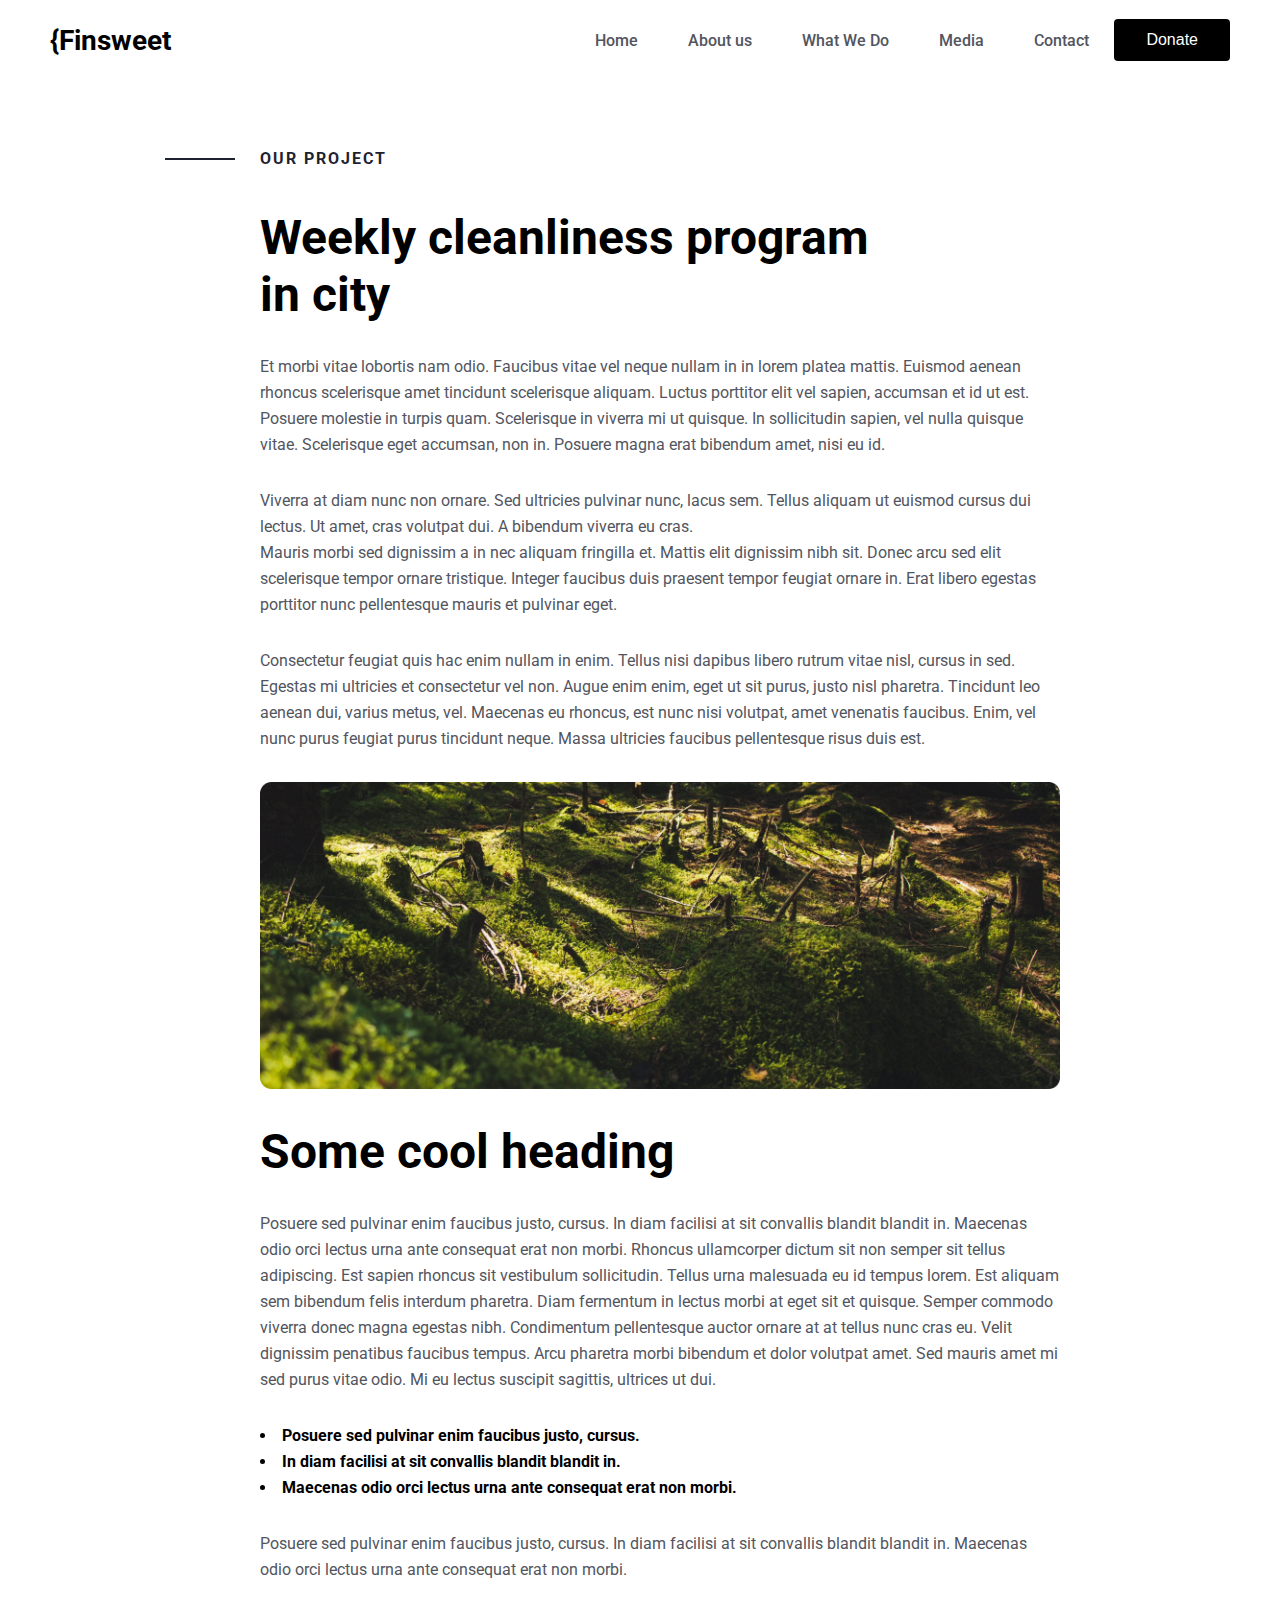
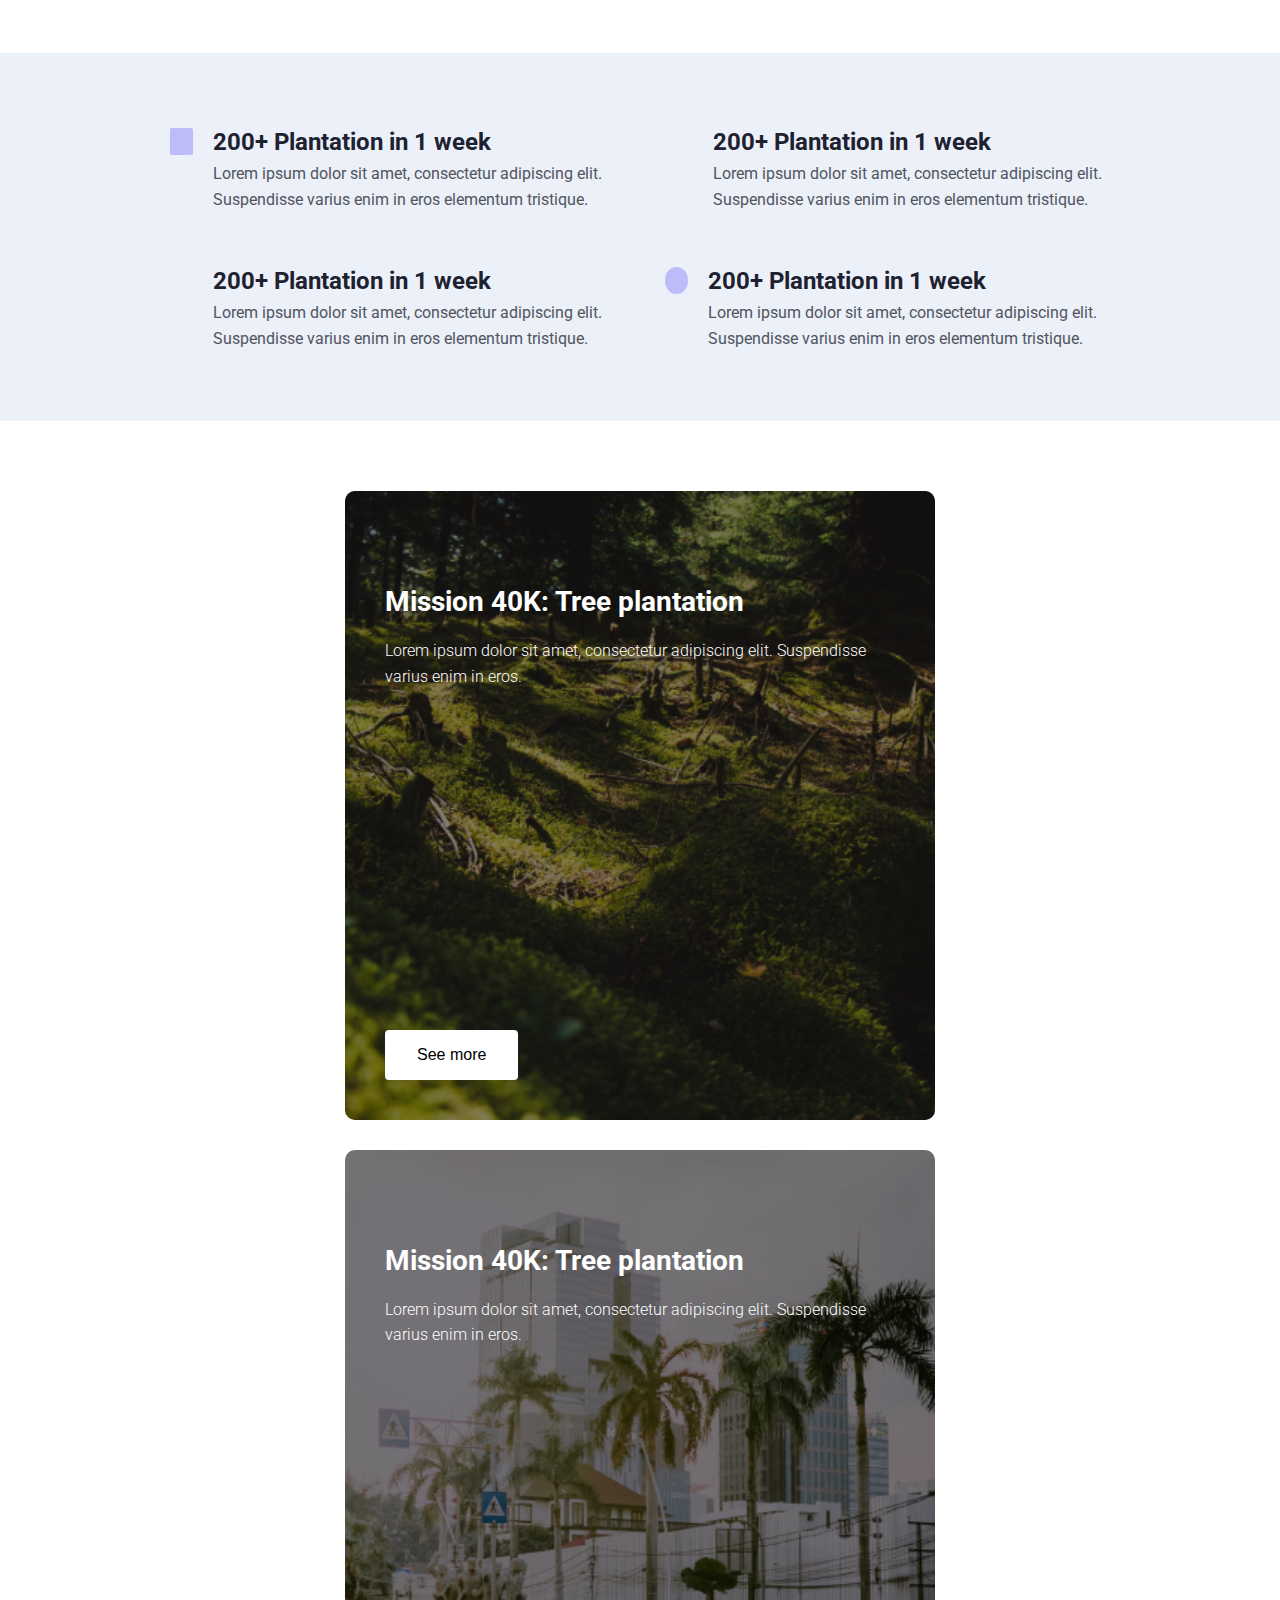
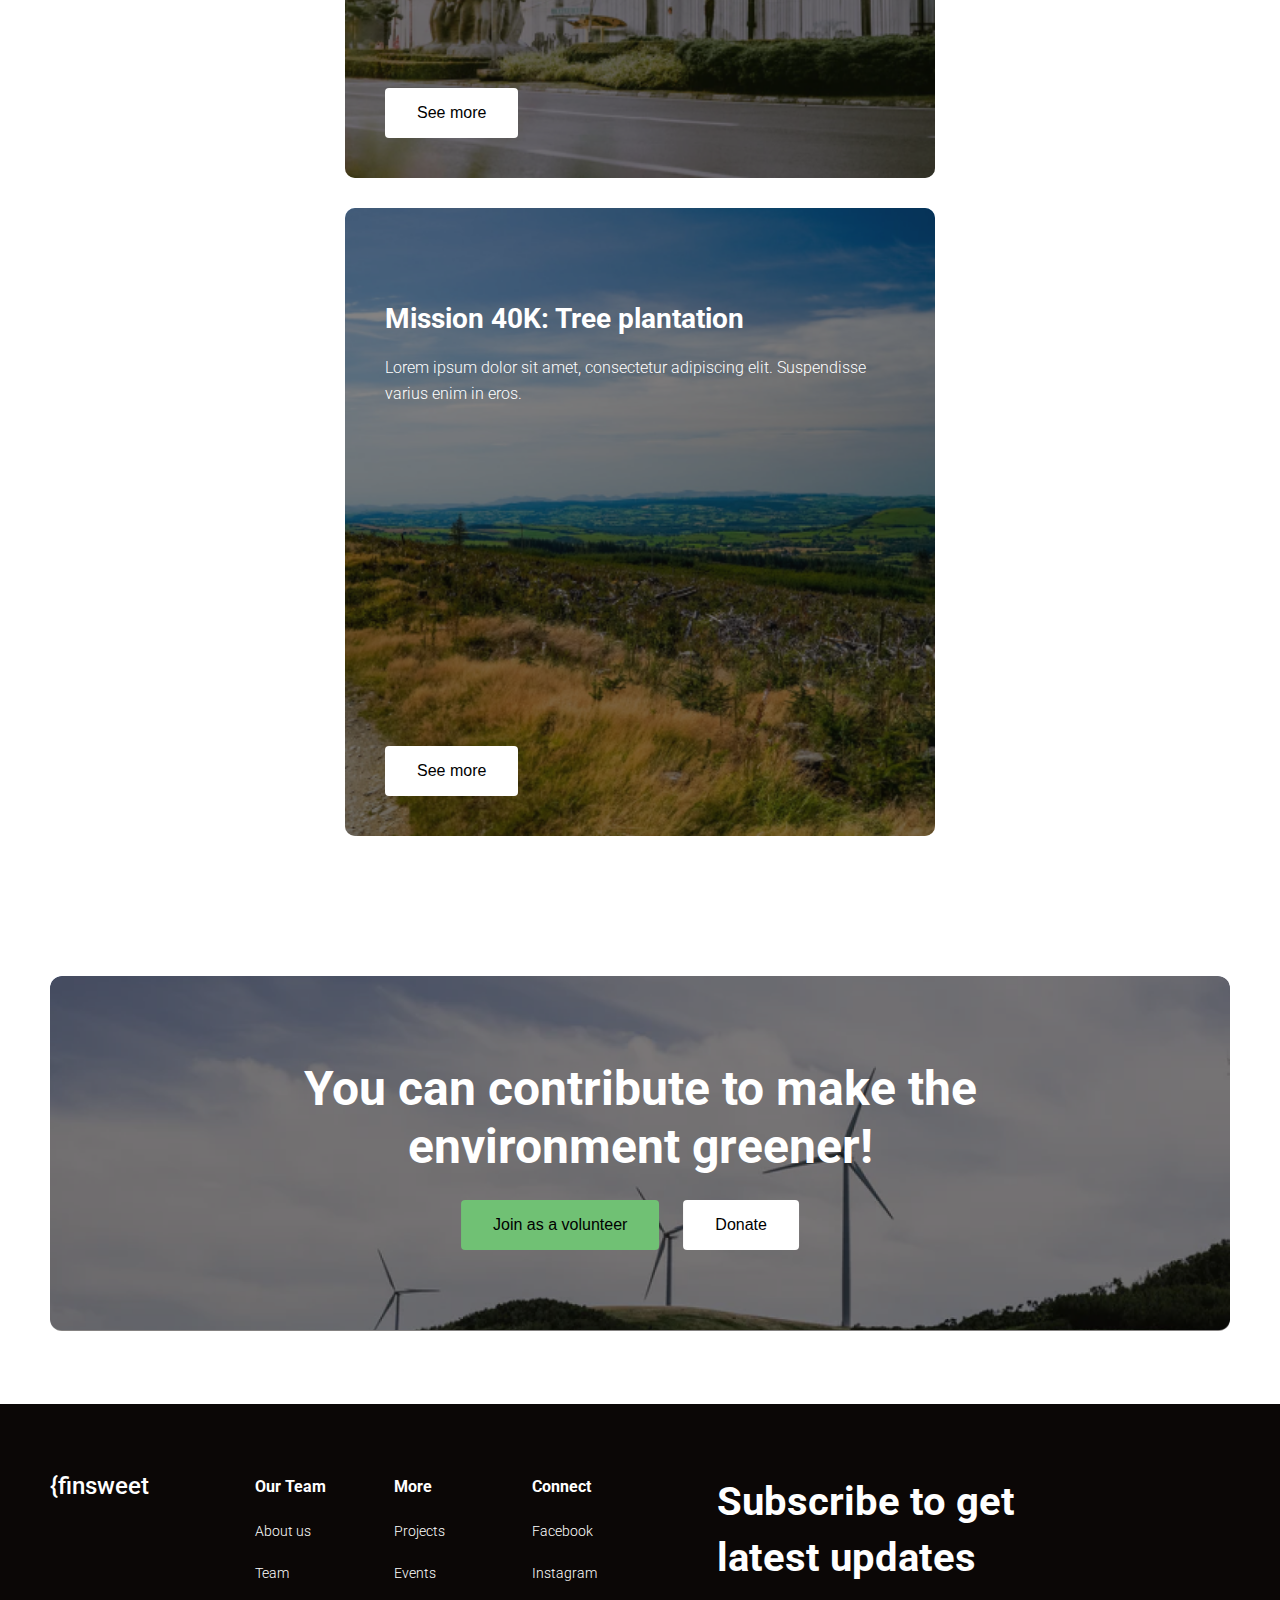
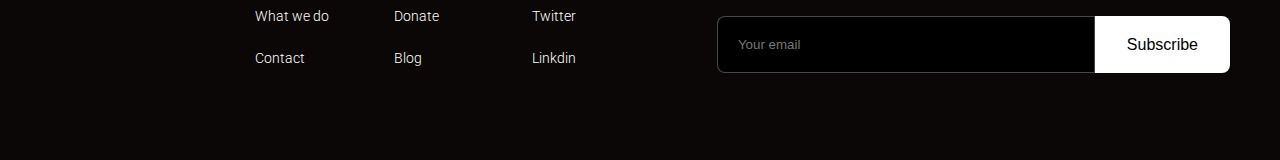
<file: project.html>
<!DOCTYPE html>
<html lang="en">
  <head>
    <meta charset="UTF-8" />
    <meta http-equiv="X-UA-Compatible" content="IE=edge" />
    <meta name="viewport" content="width=device-width, initial-scale=1.0" />
    <title>Project</title>
    <!-- gg font -->
    <link rel="preconnect" href="https://fonts.googleapis.com" />
    <link rel="preconnect" href="https://fonts.gstatic.com" crossorigin />
    <link
      href="https://fonts.googleapis.com/css2?family=Roboto:wght@300;400;500;700&display=swap"
      rel="stylesheet"
    />
    <!-- fontAwesome -->
    <link
      rel="stylesheet"
      href="https://cdnjs.cloudflare.com/ajax/libs/font-awesome/6.3.0/css/all.min.css"
      integrity="sha512-SzlrxWUlpfuzQ+pcUCosxcglQRNAq/DZjVsC0lE40xsADsfeQoEypE+enwcOiGjk/bSuGGKHEyjSoQ1zVisanQ=="
      crossorigin="anonymous"
      referrerpolicy="no-referrer"
    />
    <link rel="stylesheet" href="./css/global.css" />
    <!-- main css -->
    <link rel="stylesheet" href="./css/main.css" />
    <link rel="stylesheet" href="./css/project.css" />
  </head>
  <body>
    <!-- HEADER -->
    <header>
      <div class="logo">{Finsweet</div>
      <div class="hamburger">
        <div class="line"></div>
        <div class="line"></div>
        <div class="line"></div>
      </div>
      <nav class="nav__bar">
        <ul>
          <li>
            <a class="nav__link active" href="./index.html">Home</a>
          </li>
          <li>
            <a class="nav__link" href="./aboutUs.html">About us</a>
          </li>
          <li>
            <a class="nav__link" href="./wwd.html">What We Do</a>
          </li>
          <li>
            <a class="nav__link" href="./media.html">Media</a>
          </li>
          <li>
            <a class="nav__link" href="./contact.html">Contact</a>
          </li>
          <li>
            <a href="./donation.html" class="nav__btn">
              <button class="active">Donate</button>
            </a>
          </li>
        </ul>
      </nav>
    </header>

    <!-- Our project -->
    <section class="urProject">
      <div class="container">
        <div class="urProject__content">
          <div class="urProject__title title">
            <div class="line"></div>
            <p>Our project</p>
          </div>
          <div class="urProject__text text">
            <h2>Weekly cleanliness program in city</h2>
            <p>
              Et morbi vitae lobortis nam odio. Faucibus vitae vel neque nullam
              in in lorem platea mattis. Euismod aenean rhoncus scelerisque amet
              tincidunt scelerisque aliquam. Luctus porttitor elit vel sapien,
              accumsan et id ut est. Posuere molestie in turpis quam.
              Scelerisque in viverra mi ut quisque. In sollicitudin sapien, vel
              nulla quisque vitae. Scelerisque eget accumsan, non in. Posuere
              magna erat bibendum amet, nisi eu id.
            </p>

            <p>
              Viverra at diam nunc non ornare. Sed ultricies pulvinar nunc,
              lacus sem. Tellus aliquam ut euismod cursus dui lectus. Ut amet,
              cras volutpat dui. A bibendum viverra eu cras. <br />
              Mauris morbi sed dignissim a in nec aliquam fringilla et. Mattis
              elit dignissim nibh sit. Donec arcu sed elit scelerisque tempor
              ornare tristique. Integer faucibus duis praesent tempor feugiat
              ornare in. Erat libero egestas porttitor nunc pellentesque mauris
              et pulvinar eget.
            </p>

            <p>
              Consectetur feugiat quis hac enim nullam in enim. Tellus nisi
              dapibus libero rutrum vitae nisl, cursus in sed. Egestas mi
              ultricies et consectetur vel non. Augue enim enim, eget ut sit
              purus, justo nisl pharetra. Tincidunt leo aenean dui, varius
              metus, vel. Maecenas eu rhoncus, est nunc nisi volutpat, amet
              venenatis faucibus. Enim, vel nunc purus feugiat purus tincidunt
              neque. Massa ultricies faucibus pellentesque risus duis est.
            </p>
            <div class="image">
              <img src="./img/urProject.png" alt="" />
            </div>
            <div class="someCool">
              <h2>Some cool heading</h2>
              <p>
                Posuere sed pulvinar enim faucibus justo, cursus. In diam
                facilisi at sit convallis blandit blandit in. Maecenas odio orci
                lectus urna ante consequat erat non morbi. Rhoncus ullamcorper
                dictum sit non semper sit tellus adipiscing. Est sapien rhoncus
                sit vestibulum sollicitudin. Tellus urna malesuada eu id tempus
                lorem. Est aliquam sem bibendum felis interdum pharetra. Diam
                fermentum in lectus morbi at eget sit et quisque. Semper commodo
                viverra donec magna egestas nibh. Condimentum pellentesque
                auctor ornare at at tellus nunc cras eu. Velit dignissim
                penatibus faucibus tempus. Arcu pharetra morbi bibendum et dolor
                volutpat amet. Sed mauris amet mi sed purus vitae odio. Mi eu
                lectus suscipit sagittis, ultrices ut dui.
              </p>
              <ul>
                <li>Posuere sed pulvinar enim faucibus justo, cursus.</li>
                <li>In diam facilisi at sit convallis blandit blandit in.</li>
                <li>
                  Maecenas odio orci lectus urna ante consequat erat non morbi.
                </li>
              </ul>
              <p>
                Posuere sed pulvinar enim faucibus justo, cursus. In diam
                facilisi at sit convallis blandit blandit in. Maecenas odio orci
                lectus urna ante consequat erat non morbi.
              </p>
            </div>
          </div>
        </div>
      </div>
    </section>

    <!-- <i class="fa fa-image"></i>
    <i class="fa-solid fa-leaf"></i>
    <i class="fa-solid fa-calendar-days"></i> -->
    <!-- FEATURE -->
    <section class="feature">
      <div class="container">
        <div class="feature__content">
          <div class="feature__item">
            <i class="fa fa-pen"></i>
            <div class="feature__text">
              <p>200+ Plantation in 1 week</p>
              <p>
                Lorem ipsum dolor sit amet, consectetur adipiscing elit.
                Suspendisse varius enim in eros elementum tristique.
              </p>
            </div>
          </div>
          <div class="feature__item">
            <i class="fa-solid fa-calendar-days"></i>
            <div class="feature__text">
              <p>200+ Plantation in 1 week</p>
              <p>
                Lorem ipsum dolor sit amet, consectetur adipiscing elit.
                Suspendisse varius enim in eros elementum tristique.
              </p>
            </div>
          </div>
          <div class="feature__item">
            <i class="fa fa-image"></i>
            <div class="feature__text">
              <p>200+ Plantation in 1 week</p>
              <p>
                Lorem ipsum dolor sit amet, consectetur adipiscing elit.
                Suspendisse varius enim in eros elementum tristique.
              </p>
            </div>
          </div>
          <div class="feature__item">
            <i class="fa-solid fa-leaf"></i>
            <div class="feature__text">
              <p>200+ Plantation in 1 week</p>
              <p>
                Lorem ipsum dolor sit amet, consectetur adipiscing elit.
                Suspendisse varius enim in eros elementum tristique.
              </p>
            </div>
          </div>
        </div>
      </div>
    </section>

    <!-- PROJECT -->
    <section class="project">
      <div class="container">
        <div class="project__grid">
          <div class="project__content">
            <figure class="project__item">
              <img src="./img/product1.png" alt="" />
              <figcaption class="project__overlay">
                <div class="project__par">
                  <h3>Mission 40K: Tree plantation</h3>
                  <p>
                    Lorem ipsum dolor sit amet, consectetur adipiscing elit.
                    Suspendisse varius enim in eros.
                  </p>
                </div>
                <div class="project__button">
                  <a href="./project.html"> <button>See more</button></a>
                </div>
              </figcaption>
            </figure>
            <figure class="project__item">
              <img src="./img/product2.png" alt="" />
              <figcaption class="project__overlay">
                <div class="project__par">
                  <h3>Mission 40K: Tree plantation</h3>
                  <p>
                    Lorem ipsum dolor sit amet, consectetur adipiscing elit.
                    Suspendisse varius enim in eros.
                  </p>
                </div>
                <div class="project__button">
                  <a href="./blog.html"> <button>See more</button></a>
                </div>
              </figcaption>
            </figure>
            <figure class="project__item">
              <img src="./img/product3.png" alt="" />
              <figcaption class="project__overlay">
                <div class="project__par">
                  <h3>Mission 40K: Tree plantation</h3>
                  <p>
                    Lorem ipsum dolor sit amet, consectetur adipiscing elit.
                    Suspendisse varius enim in eros.
                  </p>
                </div>
                <div class="project__button">
                  <a href="./event.html"> <button>See more</button></a>

                </div>
              </figcaption>
            </figure>
          </div>
        </div>
      </div>
    </section>

    <!-- CTA -->
    <section class="cta">
      <div class="container">
        <figure class="cta__item">
          <img src="./img/cta.png" alt="" />
          <figcaption class="cta__overlay">
            <div class="cta__text">
              <h2>You can contribute to make the environment greener!</h2>
            </div>
            <div class="cta__btn">
              <a href="./popup.html"><button>Join as a volunteer</button></a>
              <a href="./donation.html"><button>Donate</button></a>
            </div>
          </figcaption>
        </figure>
      </div>
    </section>

    <!-- FOOTER -->
    <footer>
      <div class="container">
        <div class="footer__content">
          <div class="footer__logo">
            <p>{finsweet</p>
          </div>
          <div class="footer__contact">
            <div class="footer__ourteam">
              <ul>
                <li><a href="">Our Team</a></li>
                <li><a href="">About us</a></li>
                <li><a href="">Team</a></li>
                <li><a href="">What we do</a></li>
                <li><a href="">Contact</a></li>
              </ul>
            </div>
            <div class="footer__more">
              <ul>
                <li><a href="">More</a></li>
                <li><a href="">Projects</a></li>
                <li><a href="">Events</a></li>
                <li><a href="">Donate</a></li>
                <li><a href="">Blog</a></li>
              </ul>
            </div>
            <div class="footer__connect">
              <ul>
                <li><a href="">Connect</a></li>
                <li><a href="">Facebook</a></li>
                <li><a href="">Instagram</a></li>
                <li><a href="">Twitter</a></li>
                <li><a href="">Linkdin </a></li>
              </ul>
            </div>
          </div>
          <div class="footer__form">
            <p>Subscribe to get latest updates</p>
            <div class="submit__form">
              <form action="">
                <input type="text" placeholder="Your email" />
                <button>Subscribe</button>
              </form>
            </div>
          </div>
        </div>
      </div>
    </footer>
    <script src="./js/main.js"></script>
  </body>
</html>
</file>
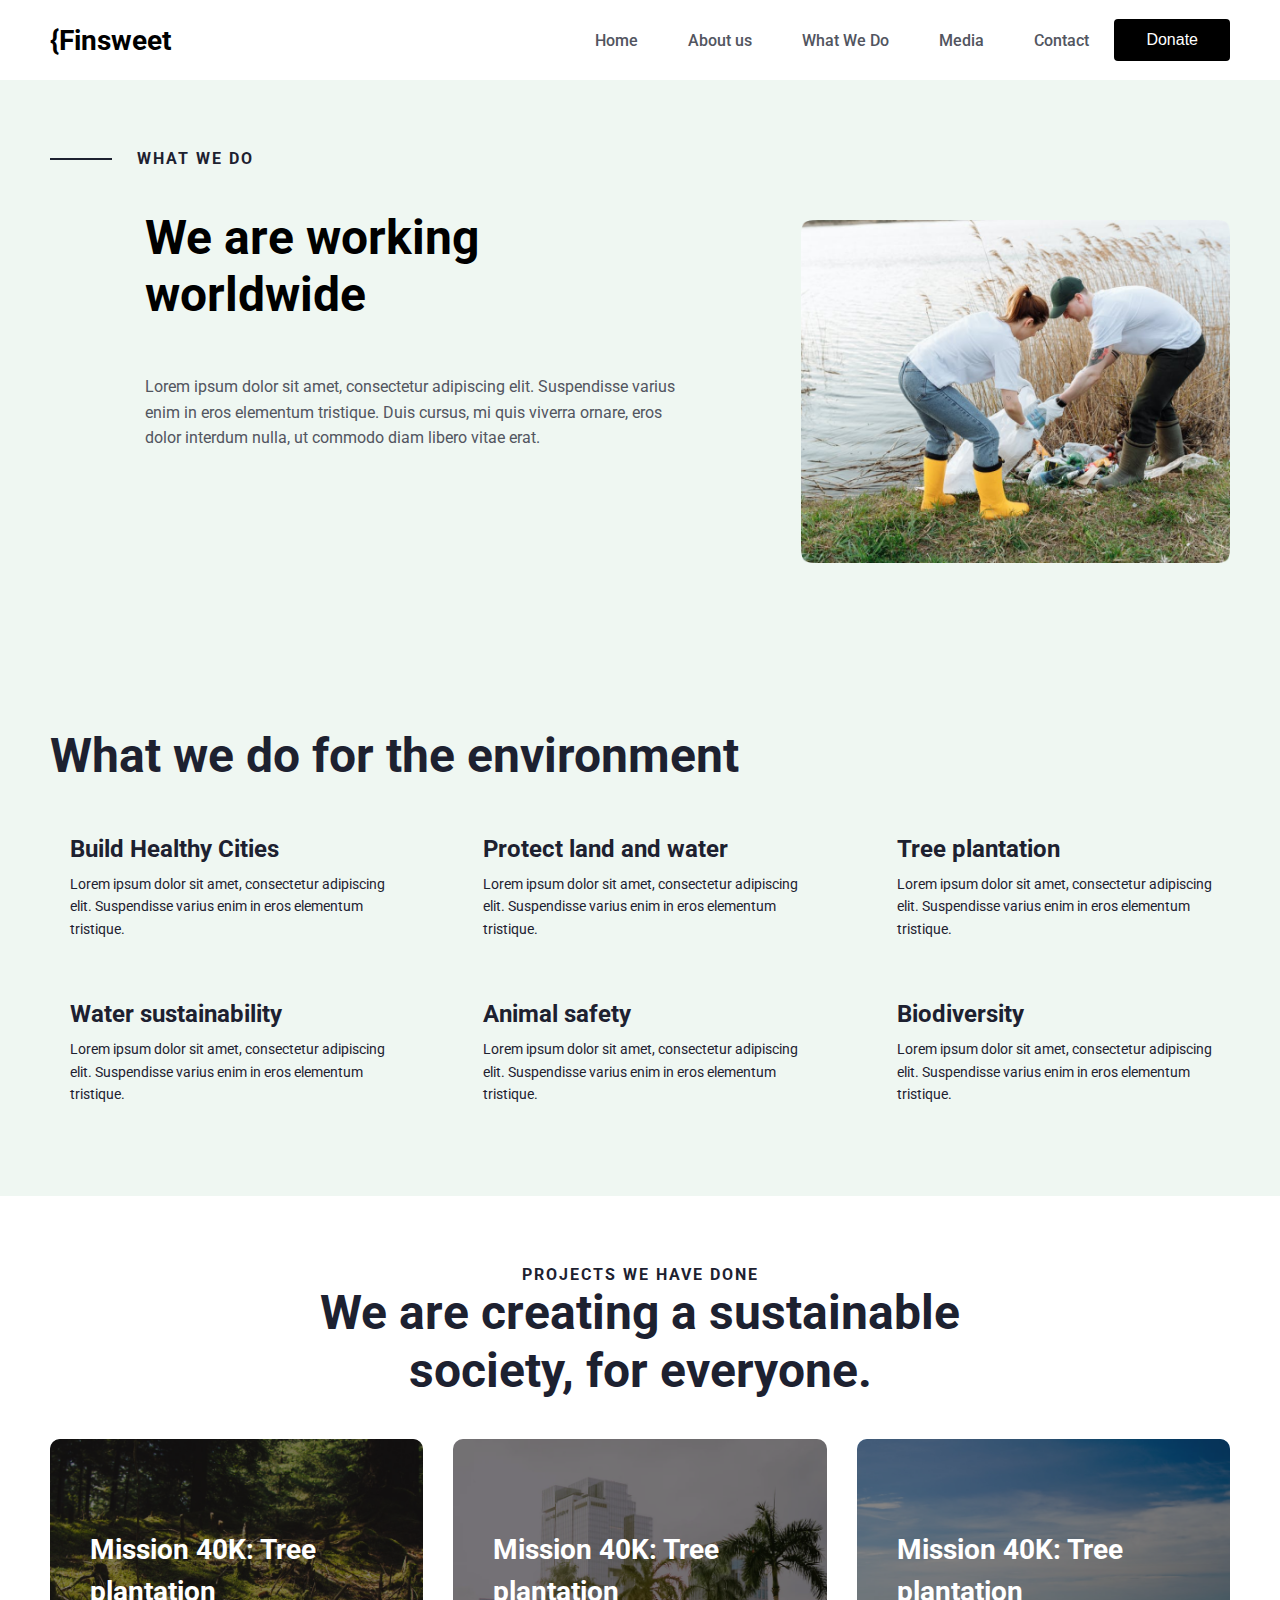
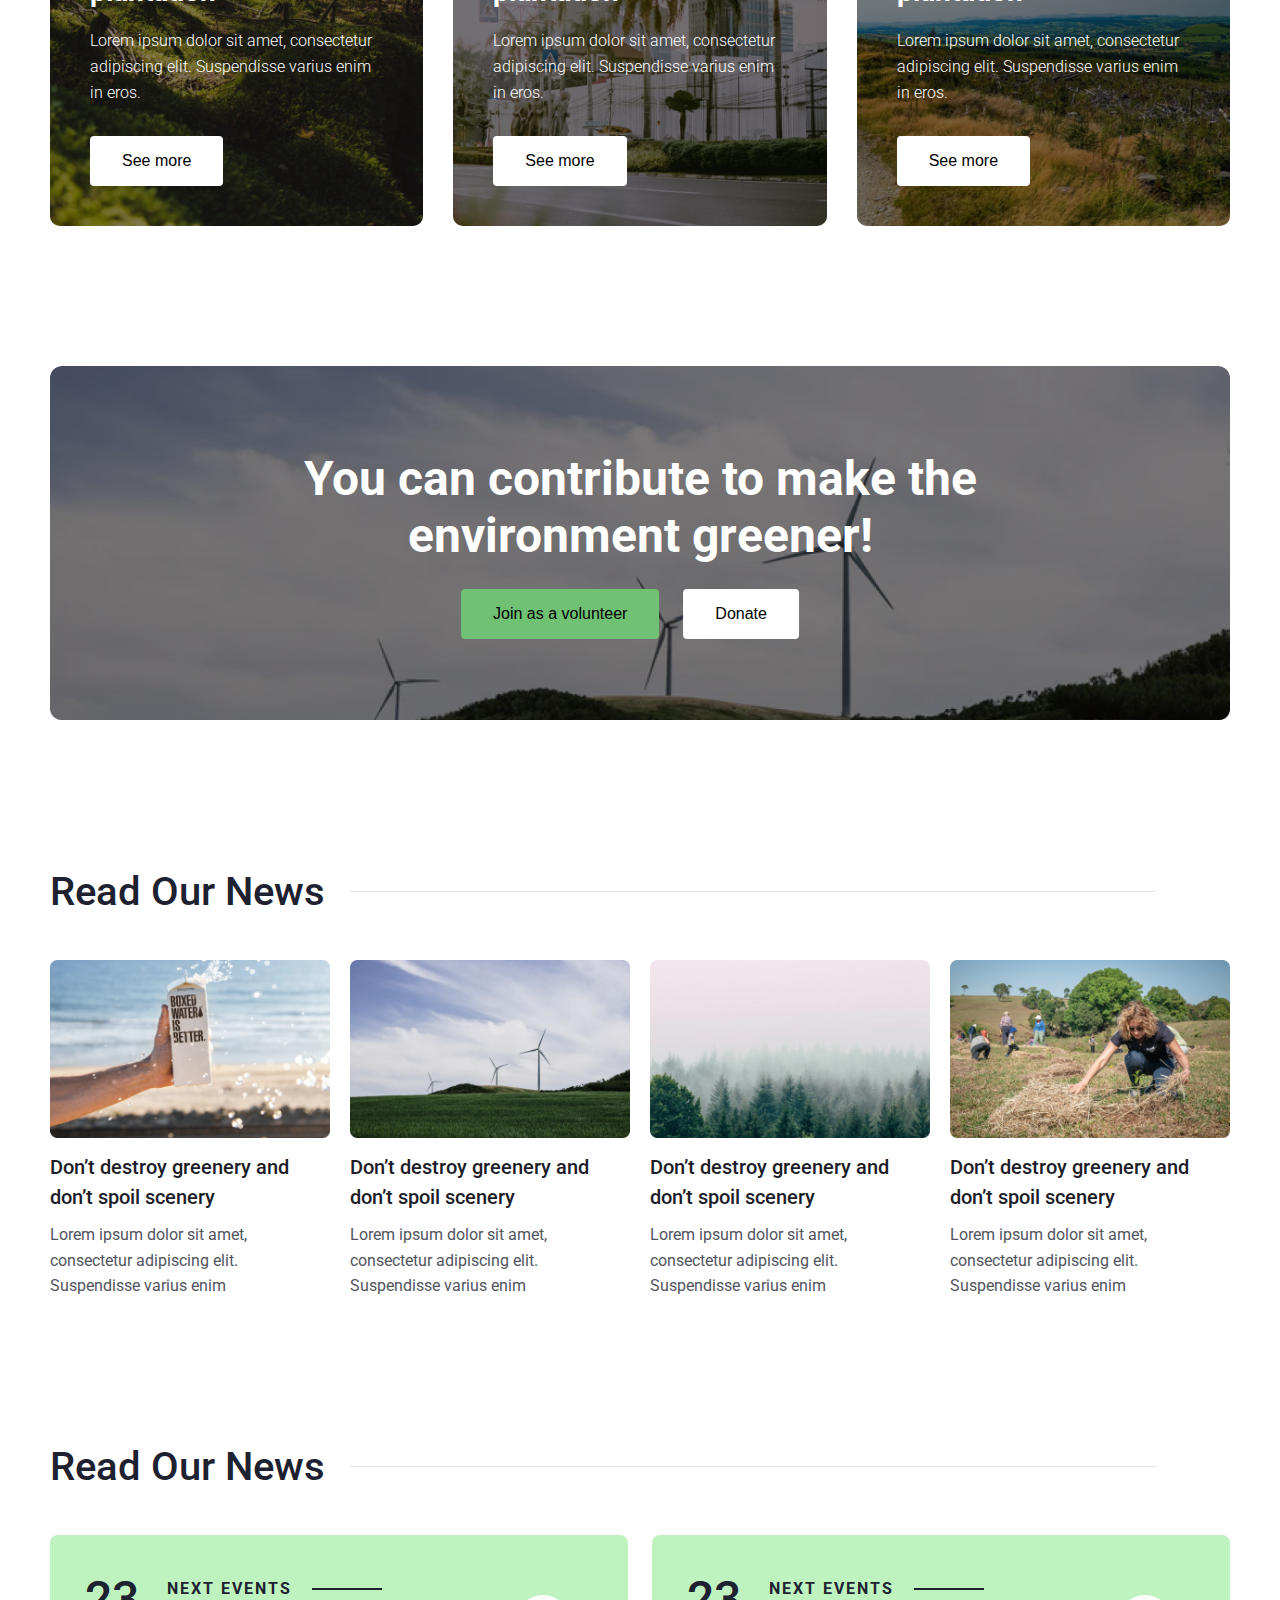
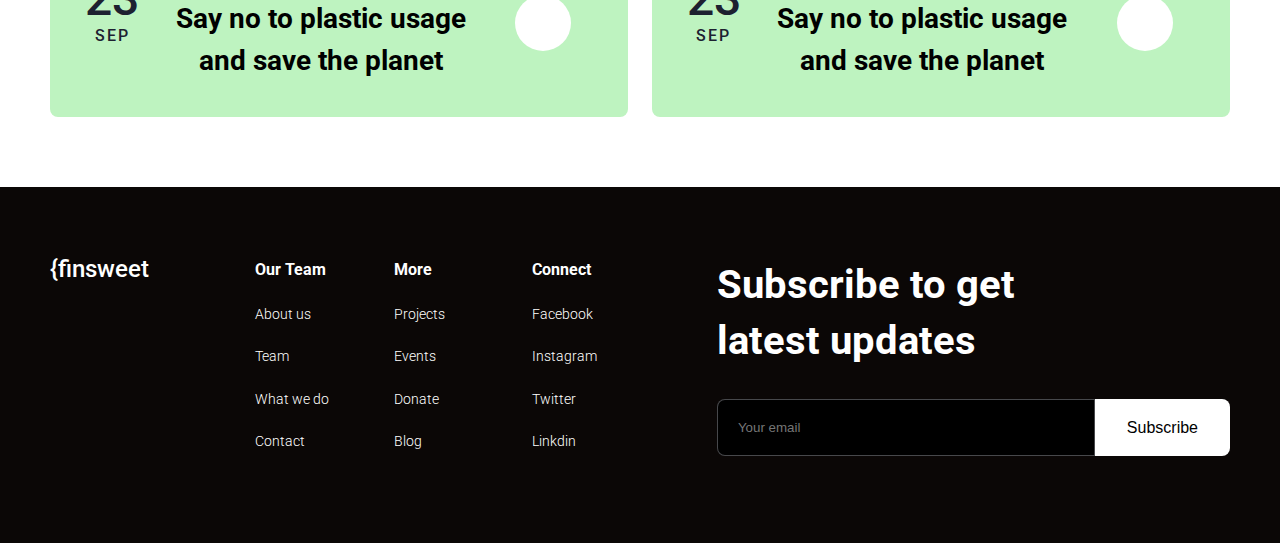
<file: wwd.html>
<!DOCTYPE html>
<html lang="en">
  <head>
    <meta charset="UTF-8" />
    <meta http-equiv="X-UA-Compatible" content="IE=edge" />
    <meta name="viewport" content="width=device-width, initial-scale=1.0" />
    <title>What We Do</title>
    <!-- gg font -->
    <link rel="preconnect" href="https://fonts.googleapis.com" />
    <link rel="preconnect" href="https://fonts.gstatic.com" crossorigin />
    <link
      href="https://fonts.googleapis.com/css2?family=Roboto:wght@300;400;500;700&display=swap"
      rel="stylesheet"
    />
    <!-- fontAwesome -->
    <link
      rel="stylesheet"
      href="https://cdnjs.cloudflare.com/ajax/libs/font-awesome/6.3.0/css/all.min.css"
      integrity="sha512-SzlrxWUlpfuzQ+pcUCosxcglQRNAq/DZjVsC0lE40xsADsfeQoEypE+enwcOiGjk/bSuGGKHEyjSoQ1zVisanQ=="
      crossorigin="anonymous"
      referrerpolicy="no-referrer"
    />
    <link rel="stylesheet" href="./css/global.css" />
    <!-- main css -->
    <!-- <link rel="stylesheet" href="./css/main.css"> -->
    <link rel="stylesheet" href="./css/wwd.css" />
    <link rel="stylesheet" href="./css/main.css">
  </head>
  <body>
    <!-- HEADER -->
    <header>
      <div class="logo">{Finsweet</div>
      <div class="hamburger">
        <div class="line"></div>
        <div class="line"></div>
        <div class="line"></div>
      </div>
      <nav class="nav__bar">
        <ul>
          <li>
            <a class="nav__link active" href="./index.html">Home</a>
          </li>
          <li>
            <a class="nav__link" href="./aboutUs.html">About us</a>
          </li>
          <li>
            <a class="nav__link" href="./wwd.html">What We Do</a>
          </li>
          <li>
            <a class="nav__link" href="./media.html">Media</a>
          </li>
          <li>
            <a class="nav__link" href="./contact.html">Contact</a>
          </li>
          <li>
            <a href="./donation.html" class="nav__btn">
              <button class="active">Donate</button>
            </a>
          </li>
        </ul>
      </nav>
    </header>

    <!-- WHAT WE DO -->
    <section class="wwd">
      <div class="container">
        <div class="wwd__content">
          <div class="wwd__left">
            <div class="wwd__title title">
              <div class="line"></div>
              <p>What we do</p>
            </div>
            <div class="wwd__text text">
              <h2>We are working worldwide</h2>
              <p>
                Lorem ipsum dolor sit amet, consectetur adipiscing elit.
                Suspendisse varius enim in eros elementum tristique. Duis
                cursus, mi quis viverra ornare, eros dolor interdum nulla, ut
                commodo diam libero vitae erat.
              </p>
            </div>
          </div>
          <div class="wwd__right">
            <div class="wwd__img">
              <img src="./img/wwd.png" alt="" />
            </div>
          </div>
        </div>
      </div>
    </section>

    <!-- wwd environment -->
    <div class="environment">
      <div class="container">
        <div class="environment__title">
          <h2>What we do for the environment</h2>
        </div>

        <div class="environment__content">
          <div class="environment__item">
            <div class="environment__icon">
              <i class="fa fa-city"></i>
            </div>
            <div class="environment__par">
              <p>Build Healthy Cities</p>
              <p>
                Lorem ipsum dolor sit amet, consectetur adipiscing elit. Suspendisse varius enim in eros elementum tristique.
              </p>
            </div>
          </div>
          <div class="environment__item">
            <div class="environment__icon">
              <i class="fa fa-water"></i>
            </div>
            <div class="environment__par">
              <p>Protect land and water</p>
              <p>
                Lorem ipsum dolor sit amet, consectetur adipiscing elit. Suspendisse varius enim in eros elementum tristique.
              </p>
            </div>
          </div>
          <div class="environment__item">
            <div class="environment__icon">
              <i class="fa fa-tree"></i>
            </div>
            <div class="environment__par">
              <p>Tree plantation</p>
              <p>
                Lorem ipsum dolor sit amet, consectetur adipiscing elit. Suspendisse varius enim in eros elementum tristique.
              </p>
            </div>
          </div>
          <div class="environment__item">
            <div class="environment__icon">
              <i class="fab fa-old-republic"></i>
            </div>
            <div class="environment__par">
              <p>Water sustainability</p>
              <p>
                Lorem ipsum dolor sit amet, consectetur adipiscing elit. Suspendisse varius enim in eros elementum tristique.
              </p>
            </div>
          </div>
          <div class="environment__item">
            <div class="environment__icon">
              <i class="fa fa-dog"></i>
            </div>
            <div class="environment__par">
              <p>Animal safety</p>
              <p>
                Lorem ipsum dolor sit amet, consectetur adipiscing elit. Suspendisse varius enim in eros elementum tristique.
              </p>
            </div>
          </div>
          <div class="environment__item">
            <div class="environment__icon">
              <i class="fa fa-air-freshener"></i>
            </div>
            <div class="environment__par">
              <p>Biodiversity</p>
              <p>
                Lorem ipsum dolor sit amet, consectetur adipiscing elit. Suspendisse varius enim in eros elementum tristique.
              </p>
            </div>
          </div>
        </div>
      </div>
    </div>

        <!-- PROJECT -->
        <section class="project">
            <div class="container">
              <div class="project__title title">
                <p>Projects we have done</p>
                <h2>
                  We are creating a sustainable society, for everyone.
                </h2>
              </div>

                

      
              <div class="project__grid">
                <div class="project__content">
                  <figure class="project__item">
                    <img src="./img/product1.png" alt="" />
                    <figcaption class="project__overlay">
                      <div class="project__par">
                        <h3>Mission 40K: Tree plantation</h3>
                        <p>
                          Lorem ipsum dolor sit amet, consectetur adipiscing elit.
                          Suspendisse varius enim in eros.
                        </p>
                      </div>
                      <div class="project__button">
                        <a href="./project.html"> <button>See more</button></a>
                      </div>
                    </figcaption>
                  </figure>
                  <figure class="project__item">
                    <img src="./img/product2.png" alt="" />
                    <figcaption class="project__overlay">
                      <div class="project__par">
                        <h3>Mission 40K: Tree plantation</h3>
                        <p>
                          Lorem ipsum dolor sit amet, consectetur adipiscing elit.
                          Suspendisse varius enim in eros.
                        </p>
                      </div>
                      <div class="project__button">
                        <a href="./blog.html"> <button>See more</button></a>
                      </div>
                    </figcaption>
                  </figure>
                  <figure class="project__item">
                    <img src="./img/product3.png" alt="" />
                    <figcaption class="project__overlay">
                      <div class="project__par">
                        <h3>Mission 40K: Tree plantation</h3>
                        <p>
                          Lorem ipsum dolor sit amet, consectetur adipiscing elit.
                          Suspendisse varius enim in eros.
                        </p>
                      </div>
                      <div class="project__button">
                        <a href="./event.html"> <button>See more</button></a>
                      </div>
                    </figcaption>
                  </figure>
                </div>
              </div>
            </div>
          </section>
      
          <!-- CTA -->
          <section class="cta">
            <div class="container">
              <figure class="cta__item">
                <img src="./img/cta.png" alt="" />
                <figcaption class="cta__overlay">
                  <div class="cta__text">
                    <h2>You can contribute to make the environment greener!</h2>
                  </div>
                  <div class="cta__btn">
                    <a href="./popup.html"><button>Join as a volunteer</button></a>
                    <a href="./donation.html"><button>Donate</button></a>
                  </div>
                </figcaption>
              </figure>
            </div>
          </section>
      
          <!-- BLOG -->
          <section class="blog">
            <div class="container">
              <div class="blog__title title">
                <p>Read Our News</p>
                <div class="line"></div>
              </div>
              <div class="blog__content">
                <figure class="blog__item">
                  <img src="./img/Thumbnail.png" alt="" />
                  <figcaption class="blog__overlay">
                    <p>Don’t destroy greenery and don’t spoil scenery</p>
                    <p>
                      Lorem ipsum dolor sit amet, consectetur adipiscing elit.
                      Suspendisse varius enim
                    </p>
                  </figcaption>
                </figure>
                <figure class="blog__item">
                  <img src="./img/Thumbnail-1.png" alt="" />
                  <figcaption class="blog__overlay">
                    <p>Don’t destroy greenery and don’t spoil scenery</p>
                    <p>
                      Lorem ipsum dolor sit amet, consectetur adipiscing elit.
                      Suspendisse varius enim
                    </p>
                  </figcaption>
                </figure>
                <figure class="blog__item">
                  <img src="./img/Thumbnail-2.png" alt="" />
                  <figcaption class="blog__overlay">
                    <p>Don’t destroy greenery and don’t spoil scenery</p>
                    <p>
                      Lorem ipsum dolor sit amet, consectetur adipiscing elit.
                      Suspendisse varius enim
                    </p>
                  </figcaption>
                </figure>
                <figure class="blog__item">
                  <img src="./img/Thumbnail-3.png" alt="" />
                  <figcaption class="blog__overlay">
                    <p>Don’t destroy greenery and don’t spoil scenery</p>
                    <p>
                      Lorem ipsum dolor sit amet, consectetur adipiscing elit.
                      Suspendisse varius enim
                    </p>
                  </figcaption>
                </figure>
              </div>
            </div>
          </section>
      
          <!-- EVENT -->
          <section class="events">
            <div class="container">
              <div class="events__title title">
                <p>Read Our News</p>
                <div class="line"></div>
              </div>
              <div class="events__content">
                <div class="events__item">
                  <div class="events__text">
                    <div class="events__date">
                      <p>23</p>
                      <p>SEP</p>
                    </div>
                    <div class="events__body">
                      <div class="title">
                        <p>Next Events</p>
                        <div class="line"></div>
                      </div>
                      <h3>Say no to plastic usage and save the planet</h3>
                    </div>
      
                    <div class="events__button">
                      <button><i class="fa fa-arrow-right"></i></button>
                    </div>
                  </div>
                </div>
                <div class="events__item">
                  <div class="events__text">
                    <div class="events__date">
                      <p>23</p>
                      <p>SEP</p>
                    </div>
                    <div class="events__body">
                      <div class="title">
                        <p>Next Events</p>
                        <div class="line"></div>
                      </div>
                      <h3>Say no to plastic usage and save the planet</h3>
                    </div>
      
                    <div class="events__button">
                      <button><i class="fa fa-arrow-right"></i></button>
                    </div>
                  </div>
                </div>
              </div>
            </div>
          </section>
      
          <!-- FOOTER -->
          <footer>
            <div class="container">
              <div class="footer__content">
                <div class="footer__logo">
                  <p>{finsweet</p>
                </div>
                <div class="footer__contact">
                  <div class="footer__ourteam">
                    <ul>
                      <li><a href="">Our Team</a></li>
                      <li><a href="">About us</a></li>
                      <li><a href="">Team</a></li>
                      <li><a href="">What we do</a></li>
                      <li><a href="">Contact</a></li>
                    </ul>
                  </div>
                  <div class="footer__more">
                    <ul>
                      <li><a href="">More</a></li>
                      <li><a href="">Projects</a></li>
                      <li><a href="">Events</a></li>
                      <li><a href="">Donate</a></li>
                      <li><a href="">Blog</a></li>
                    </ul>
                  </div>
                  <div class="footer__connect">
                    <ul>
                      <li><a href="">Connect</a></li>
                      <li><a href="">Facebook</a></li>
                      <li><a href="">Instagram</a></li>
                      <li><a href="">Twitter</a></li>
                      <li><a href="">Linkdin </a></li>
                    </ul>
                  </div>
                </div>
                <div class="footer__form">
                  <p>Subscribe to get latest updates</p>
                  <div class="submit__form">
                    <form action="">
                      <input type="text" placeholder="Your email">
                      <button>Subscribe</button>
                    </form>
                  </div>
                </div>
              </div>
            </div>
          </footer>

          <script src="./js/main.js"></script>
  </body>
</html>
</file>
<file: css/popup.css>
.highlight{
    display: none;
}

#myParagraph{
    padding-top: 70px;
    height: 200%;
    width: 100%;
    position: absolute;
    top: 0;
    left: 0;
    background-color: rgba(255, 255, 255);
}

#myParagraph  .button{
    text-align: right;
}

#myParagraph button{
    padding: 2px 4px;
    transition: all .5s;
}

#myParagraph button:hover{
    background-color: #0f9d16;
}


.card{
    width: 50%;
    margin-left: auto;
    margin-right: auto;
    padding: 30px;
}

.card__header{
    margin-bottom: 25px;
}

.card__header .icon{
    text-align: right;
    margin-bottom: 10px;
    cursor: pointer;
}

.card__header h2{
    font-size: 40px;
    font-weight: 700;
    line-height: 56px;
    margin-bottom: 15px;

}

.card__header i{
    width: 26px;
    height: 26px;
    line-height: 26px;
    text-align: center;
    border-radius: 8%;
    color: white;
    background-color: black;
}

.form__group:first-child,
.form__group:nth-child(2){
    display: flex;
}
.form__group label{
    width: 100%;
}

.form__group label p{
    font-size: 12px;
    font-weight: 700;
    line-height: 19px;
    color: #7f8083;

}

.form__group:first-child label:first-child,
.form__group:nth-child(2) label:first-child{
    margin-right: 20px;
    margin-bottom: 30px;
}

.form__group input{
    width: 95%;
    padding: 5px 10px 5px 0;
    border: none;
    border-bottom: 1px solid #E5E5E5;
    font-family: Roboto;
    font-size: 16px;
    font-weight: 400;
    line-height: 26px;
    color: #1D2130;
}

.form__group:nth-child(2){
    margin-top: 20px;
}

.form__group textarea{
    border-radius: 8px;
    padding: 25px;
    resize: none;
    width: 100%;
}

.card__footer{
    text-align: left;
    margin-top: 20px;
}

.card__footer button{
    background-color: #70C174;
    border: none;
    padding: 16px 32px !important;
}



@media screen and (max-width: 1100px) {
    .card{
        width: 80%;
    }
}

@media screen and (max-width: 900px) {
    .card{
        width: 100%;
    }
    .container{
        padding: 0 30px;
    }
}
</file>
<file: css/main.css>
/* GLOBAL */
*{
    margin: 0;
    padding: 0;
    list-style: none;
    text-decoration: none;
    box-sizing: border-box;
}

html{
    font-family: 'Roboto', sans-serif;
}

p{
    color: #525560;
    line-height: 25.6px;
    font-weight: 400;
}

.container{
    padding: 0 110px;
}

.title{
    display: flex;
    align-items: center;
    padding-bottom: 40px;
}

.title .line{
    width: 70px;
    height: 2px;
    background-color: #1D2130;
    margin-right: 25px;
}

.title p{
    font-size: 16px;
    font-weight: 700;
    letter-spacing: 2px;
    line-height: 18.75px;
    text-transform: uppercase;;
    color: #1D2130;
}

.text{
    width: 85%;
    padding-left: 95px;
}

.text h2{
    font-size: 48px;
    line-height: 57.6px;
    font-weight: 700px;
}

button {
    font-size: 16px;
    padding: 16px 32px;
    background-color: black;
    border-radius: 4px;
    color: white;
}
button:hover {
    color: black;
    background-color: white;

}

/******************************* HEADER *****************************/
header{
    width: 100%;
    height: 80px;
    display: flex;
    align-items: center;
    justify-content: space-between;
    padding: 0 100px;
}

.logo{
    font-size: 28px;
    font-weight: 700;
}

.humburger{
    display: none;
}

.nav__bar ul{
    display: flex;
    align-items: center;
}

.nav__bar ul li .nav__link{
    display: block;
    color: black;
    font-size: 16px;
    padding: 10px 25px;
    transition: all .5s;
    font-weight: 500;
    color: #525560;
}


.nav__bar ul li .nav__btn button{
    font-size: 16px;
    padding: 12px 32px;
    background-color: black;
    border-radius: 4px;
    color: white;
}

.nav__bar ul li{
    position: relative;
    /* overflow: hidden; */
}

.nav__bar ul li::after{
    content: '';
    display: block;
    position: absolute;
    left: 0;
    width: 100%;
    height: 3px;
    background-color: #0B0706;
    opacity: 0;
    overflow: hidden;
    transition: all .5s ;
}

.nav__bar ul li:hover:after{
    opacity: 1;
}



/******************************* BANNER *****************************/
.banner{
    background: url(../img/BG_Image.png) no-repeat;
    background-size: cover;
    height: 735px;
    width: 100%;
    position: relative;
}

.banner p{
    color: white;
}

.banner__header p{
    position: absolute;
    width: 50%;
    color: white;
    top: 125px;
    font-size: 64px;
    font-weight: 700;
    line-height: 76.8px;
}

.banner__body{
    position: absolute;
    top: 400px;
    display: flex;
    justify-content: center;
    color: white;
}

.banner__body a{
    padding: 16px 32px;
    background-color: white;
    color: black;
    transition: all .5s;
}
.banner__body a:hover{
    color: white;
    background-color: black;
}

.banner__body .banner__video{
    display: flex;
    justify-content: center;
    align-items: center;
    margin-left: 36px;
    cursor: pointer;
}

.banner__video i{
    width: 24px;
    height: 24px;
    line-height: 24px;
    border-radius: 50%;
    font-size: 10px;
    background-color: white;
    color: black;
    text-align: center;
    margin-right: 8px;
}


.banner__footer{
    position: absolute;
    width: 90%;
    color: white;
    display: flex;
    align-items: center;
    top: 650px;
}
.banner__footer .line{
    width: 62vw;
    height: 1px;
    background-color: #E5E5E5;
    margin: 0 20px;
}

/* *********************************ABOUT US **************************************/
.aboutUs{
    padding: 70px 0;
}
.aboutUs__content{
    display: flex;
}

.aboutUs__title{
    display: flex;
    align-items: center;
    padding: 60px 0 50px;
}

.aboutUs__text h2{
    margin-bottom: 40px;
}

.aboutUs__text p{
    margin-bottom: 70px;
}

.aboutUs__text button{
    background-color: #70C174;
    border: none;
    cursor: pointer;
    transition: all .5s;
}
.aboutUs__text button:hover{
    background-color: #059b0f;
    color: white;
}

.aboutUs__left{
    width: 70%;
}

.aboutUs__right{
    width: 40%;
    height: 578.34px;
    position: relative;
}

.aboutUs__right img{
    width: 100%;
    height: 100%;
    object-fit: cover;
}

.aboutUs__right .right__icon{
    position: absolute;
    top: 50%;
    left: 50%;
    transform: translate(-50%,-50%);
}

.right__icon i{
    width: 64px;
    height: 64px;
    line-height: 64px;
    align-items: center;
    text-align: center;
    border-radius: 100rem;
    background-color: white;
    cursor: pointer;
    transition: all .5s;
}

.right__icon i:hover{
    background-color: rgb(189, 189, 189);
}

.aboutUs__title .line__bottom{
    width: 73vw;
    height: 1px;
    background-color: #E5E5E5;
}

.aboutUs__row p{
    padding-right: 35px;
    text-transform: uppercase;
    font-weight: 500;
    font-size: 16px;
    line-height: 18.75px;
    letter-spacing: 2px;
}

.aboutUs__row .aboutUs__title{
    padding-bottom: 35px;
}

.aboutUs__logo{
    display: grid;
    grid-template-columns: repeat(6, 1fr);
    gap: 40px;
}

/*********************************** WHAT WE DO*****************************/
.wwd{
    background-color: #EFF7F2;
    padding: 70px 0;
}
.wwd__content{
    display: flex;
}

.wwd__left{
    width: 70%;
}
.wwd__right{
    padding-top: 70px;
    width: 40%;
}

.wwd__right img{
    object-fit: cover;
    width: 100%;

}
.wwd__text p:first-of-type{
    padding-bottom: 25px;
    padding-top: 20px;
}

.wwd__item{
    display: flex;
}

.wwd__item:last-child  p:last-child{
    padding: 0;
}

.wwd__par p:first-child{
    padding: 0;
}

.wwd__icon i{
    font-size: 15px;
    width: 28px;
    height: 28px;
    line-height: 28px;
    border-radius: 2px;
    color: #DDFFDF;
    background-color: #83D187;
    text-align: center;
}

.wwd__overlay{
    width: 80%;
    padding-left: 20px;
    border-left: 1px solid #E5E5E5;
}

.wwd__item p:first-child{
    font-size: 24px;
    font-weight: 700;
    line-height: 28.13px;
    padding-bottom: 10px;
}

.wwd__item p:last-child{
    padding-bottom: 28px;
}

.wwd__item .wwd__par{
    padding-left: 20px;
}

/*********************************** PROJECT*****************************/
.project{
    padding: 70px 0;
}

.project__text{
    width: 65%;
    padding-bottom: 50px;
}

.project__content{
    display: grid;
    grid-template-columns: repeat(3, 1fr);
    gap: 30px;
}

.project__item{
    width: 100%;
    height: 100%;
    position: relative;
    border-radius: 10px;
    overflow: hidden;
}

.project__item img{
    width: 100%;
    height: 100%;
    object-fit: cover;
}

.project__overlay{
    position: absolute;
    bottom: 0;
    left: 0;
    width: 100%;
    height: 100%;
    background-color: rgb(11, 7, 6, .5);
}

.project__par{
    position: absolute;
    top: 90px;
    left: 0;
}

.project__par h3{
    color: white;
    padding: 0 40px;
    font-size: 28px;
    font-weight: 700;
    line-height: 42px;
}

.project__par p{
    padding: 15px 40px 0;
    color: #FFFFFF;
    font-weight: 300;
    font-size: 16px;
}

.project__button{
    position: absolute;
    bottom: 0;
    left: 0;
}

.project__button{
    padding: 40px;
}

.project__button button{
    color: black;
    background-color: white;
    border: none;
    cursor: pointer;
    transition: all .5s;
}

.project__button button:hover{
    color: white;
    background-color: black;
}

/*********************************** STATS*****************************/
.stats{
    background-color: #0B0706;
    padding: 70px 0;
}

.stats__content{
    display: flex;
}

.stats__title{
    width: 60%;
}

.stats__title h2{
    width: 80%;
}

.stats__chart{
    width: 40%;
}

.stats__title{
    padding: 30px 0;
}

.stats__title h2{
    color: white;
    font-size: 48px;
    font-weight: 700;
    line-height: 57.6px;
    margin-bottom: 20px;
}

.stats__title .title-text{
    color: #FFFFFF;
    opacity: .5;
    margin-bottom: 20px;
}


.stats__top,
.stats__bottom{
    display: flex;
    align-items: center;
}

.stats__item{
    display: flex;
    align-items: center;
    margin-right: 30px;
}

.stats__item p{
    color: white;
    font-weight: 500;
    line-height: 25.6px;
}

.stats__item .square{
    width: 15px;
    height: 15px;
    border-radius: 2px;
    margin-right: 10px;
}
.stats__top .stats__item:first-child .square{
    background-color: rgb(190, 243, 192);
}
.stats__top .stats__item:nth-child(2) .square{
    background-color: rgb(172, 148, 241);
}
.stats__top .stats__item:last-child .square{
    background-color: rgb(255, 240, 202);
}
.stats__bottom .stats__item:first-child .square{
    background-color: rgb(249, 207, 100);
}
.stats__bottom .stats__item:last-child .square{
    background-color: rgb(243, 143, 191);
}


#doughnut{
    position: relative;
}

.chart{
    margin-left: 100px;
    position: relative;
}

.chart img{
    object-fit: cover;
    width: 100%;
}

.chart p{
    color: white;
    font-size: 18px;
    font-weight: 500;
    position: absolute;
    top: 50%;
    left: 50%;
    transform: translate(-50%,-50%);
}

/***********************************CTA*****************************/
.cta{
    padding: 70px 0;
}

.cta__item{
    width: 100%;
    height: 100%;
    position: relative;
    border-radius: 12px;
    overflow: hidden;
}

.cta__item img{
    width: 100%;
    height: 100%;
    object-fit: cover;
}

.cta__overlay{
    position: absolute;
    top: 0;
    left: 0;
    width: 100%;
    height: 99%;
    background-color: rgb(11, 7, 6, .5);
    border-radius: 12px;
}

.cta__overlay .cta__text{
    position: absolute;
    top: 40%;
    left: 50%;
    transform: translate(-50%,-50%);
}

.cta__overlay .cta__text h2{
    color: #FFFFFF;
    font-size: 48px;
    font-weight: 700;
    line-height: 57.6px;
}

.cta__overlay .cta__btn{
    position: absolute;
    top: 70%;
    left: 50%;
    transform: translate(-50%,-50%);
}

.cta__overlay .cta__btn a:first-child button{
    background-color: #70C174;
    border: none;
    margin-right: 20px;
    cursor: pointer;
    transition: all .5s;
}

.cta__overlay .cta__btn a:first-child button:hover{
    background-color: #059b0f;
}

.cta__overlay .cta__btn a:last-child button{
    font-weight: 500;
    color: black;
    background-color: #FFFFFF;
    border: none;
    cursor: pointer;
    transition: all .5s;
}
.cta__overlay .cta__btn a:last-child button:hover{
    color: white;
    background-color: black;
}

/***********************************BLOG*****************************/
.blog{
    padding: 70px 0;
}

.blog__title p{
    font-size: 40px;
    font-weight: 500;
    line-height: 56px;
    letter-spacing: normal;
    color: #1D2130;
    margin-right: 25px;
    text-transform: none;
}

.blog__title .line{
    width: 63vw;
    height: 1px;
    background-color: #E5E5E5;
}

.blog__content{
    display: grid;
    grid-template-columns: repeat(4, 1fr);
    gap: 20px;
}

.blog__item img{
    width: 100%;
    object-fit: cover;
}

.blog__item p:first-child{
    color: #1C1D28;
    padding: 10px 0;
    font-size: 20px;
    font-weight: 500;
    line-height: 30px;
}

.blog__item p:last-child{
    font-size: 16px;
    font-weight: 400;
    line-height: 25.6px;
}

/***********************************EVENTS*****************************/
.events{
    padding: 70px 0;
}

.events__title p{
    font-size: 40px;
    font-weight: 500;
    line-height: 56px;
    letter-spacing: normal;
    color: #1D2130;
    margin-right: 25px;
    text-transform: none;
}

.events__title .line{
    width: 63vw;
    height: 1px;
    background-color: #E5E5E5;
}

.events__content{
    display: flex;
    justify-content: space-between;
    text-align: center;
}

.events__item{
    width: 49%;
    background-color: #BEF3C0;
    border-radius: 8px;
}

.events__text{
    display: flex;
    padding: 35px;
}

.events__text .title{
    display: inline-block;
    padding: 0;
    display: flex;
    margin-left: 18px;
}

.events__text .title h3{
    display: block;
}

.events__date p:first-child{
    font-size: 48px;
    font-weight: 500;
    line-height: 57.6px;
    color: #1D2130;
}

.events__date p:last-child{
    font-size: 16px;
    font-weight: 500;
    letter-spacing: 2px;
    line-height: 18.75px;
    color: #1D2130;
}

.events__body{
    padding-top: 10px;
    padding-left: 10px;
    width: 70%;
}

.events__body .line{
    height: 2px;
    color: #1D2130;
    margin-left: 20px;
}

.events__body h3{
    font-size: 28px;
    font-weight: 700;
    line-height: 42px;
}

.events__button{
    width: 20%;
    text-align: center;
    transform: translateY(25px);
}

.events__button button{
    width: 56px;
    height: 56px;
    border-radius: 50%;
    padding: 0;
    border: none;
    background-color: white;
    cursor: pointer;
    transition: all .5s;
}

.events__button button:hover{
    background-color: rgb(189, 189, 189);

}

.events__button button i{
    color: black;
    font-size: 18px;
}


/***********************************FOOTER*****************************/
footer{
    background-color: #0B0706;
    padding: 70px 0;
}

.footer__content{
    display: flex;
    justify-content: space-between;
}

.footer__logo{
    width: 20%;
}

.footer__logo P{
    color: white;
    font-size: 24px;
    font-weight: 500;
}

.footer__contact{
    display: flex;
    width: 45%;
}

.footer__contact li a{
    color: #FFFFFF;
    font-size: 14px;
    font-weight: 300;
    line-height: 22.4px;
}

.footer__contact li{
    margin-bottom: 20px;
}

.footer__contact li:first-child a{
    color: white;
    font-size: 1rem;
    line-height: 25.6px;
    font-weight: 700;
}

.footer__ourteam,
.footer__more,
.footer__connect{
    width: 30%;
}

.footer__form{
    width: 50%;
}

.footer__form p{
    font-size: 40px;
    font-weight: 700;
    line-height: 56px;
    color: white;
    width: 80%;
}

.footer__form form{
    display: flex;
    justify-content: space-between;
    border-radius: 8px;
    margin-top: 30px;
}

.footer__form input{
    flex: 1 1 auto;
    background-color: black;
    border: 1px solid #EBF0F94D;
    padding: 20px;
    border-radius: 8px 0 0 8px;
    color: #EBF0F94D;
}


.footer__form button{
    border: none;
    color: black;
    border-radius: 0 8px 8px 0;
    background-color: white;
    cursor: pointer;
    transition: all .5s;
}

.footer__form button:hover{
    background-color: #EBF0F94D;
}



/**************************************** RESPONSIVE*******************************************/
@media screen and (max-width: 1320px) {
    /* HEADER  */
    header{
        padding: 0 50px; 
    }
    .container{
        padding: 0 50px; 
    }

    /* BANNER */
    .banner__header p{
        width: 65%;
    }
    .banner__footer .line {
        width: 56vw;
    }

    /* CTA */
    .cta__overlay .cta__text{
        width: 70%;
        text-align: center;
    }
}

@media screen and (max-width: 1200px){  

    /* PROJECT */
    .project__content{
        grid-template-columns: repeat(1, 1fr);
    }
    .project__item {
        width: 50%;
        margin: auto;
        margin-bottom: 20px;
    }
    .project__text{
        width: 90%;
    }

    /* STATS */
    .stats__content{
        display: block;
    }
    .stats__title{
        width: 100%;
    }
    .stats__title h2{
        width: 100%;
    }
    .stats__chart {
        width: 60%;
        margin-left: auto;
        margin-right: auto;
    }
}

@media screen and (max-width: 1100px) {
    /* HEADER  */
    header{
        padding: 0 30px;
    }
    .container{
        padding: 0 30px;
    }
    /* BANNER */
    .banner__header p{
        font-size: 6vw;
    }
    .banner__footer .line {
        width: 49vw;
    }

    /* ABOUT US */
    .title__abs{
        display: block;
    }
    .title__abs.line__bottom{
        width: 90vw;
    }

    .aboutUs__logo{
        display: grid;
        grid-template-columns: repeat(3, 1fr);
        gap: 20px;
    }
    
    
    /* WHAT WE DO */
    .wwd__content{
        display: block;
    }
    .wwd__left{
        width: 100%;
    }
    .wwd__right{
        margin-left: auto;
        margin-right: auto;
        width: 50%
    }

    /* PROJECT */
    .project__text{
        width: 90%;
    }

    /* CTA */
    .cta__overlay .cta__text h2{
        font-size: 5vw;
    }

    .cta__overlay .cta__text{
        top: 30%;
        left: 50%;
        transform: translate(-50%,-50%);
    }

    /* BLOG */
    .blog__title{
        display: block;
    }

    .blog__title .line{
        display: none;
    }
    .blog__title p{
        border-bottom: 1px solid #1D213046;
    }

    /* EVENTS */
    .events__title{
        display: block;
    }

    .events__title .line{
        display: none;
    }
    .events__title p{
        border-bottom: 1px solid #1d213046;
    }

    .events__content{
        display: block;
    }

    .events__item{
        width: 100%;
    }

    .events__item:first-child{
        margin-bottom: 20px;
    }

    .cta__overlay{
        height: 98%;
    }
}

@media screen and (max-width: 900px) {
    /* HEADER  */
    .hamburger{
        display: block;
        cursor: pointer;
    }
    .hamburger .line{
        width: 30px;
        height: 3px;
        margin: 6px 0;
        background-color: rgb(0, 0, 0);
    }
    .nav__bar{
        position: absolute;
        z-index: 1;
        top: 80px;
        left: 0;
        right: 0;
        width: 100vw;
        height: 0;
        background: rgba(0, 0, 0, .9);
        transition: .2s;
        overflow: hidden;
    }
    .nav__bar.active{
        height: 735px;
    }
    .nav__bar ul{
        display: block;
        width: fit-content;
        margin: 80px auto 0;
        text-align: center;
        transition: all .5s;
        opacity: 0d;
    }
    .nav__bar ul li .nav__link{
        color: white;
        margin-bottom: 10px;
    }
    .nav__bar ul li .nav__btn button{
        background-color: white;
        color: black    ;
    }
    .nav__bar.active ul{
        opacity: 1;
    }

    /* BANNER */
    .banner__footer p{
        font-size: 1.5vw;
    }

    /* ABOUT US */
    .aboutUs__content{
        display: block;
    }
    .aboutUs__left{
        width: 100%;
    }
    .aboutUs__text p {
        margin-bottom: 40px;
    }
    .aboutUs__text{
        padding-bottom: 30px;
    }
    .aboutUs__right{
        width: 60%;
        margin: auto;
    }
    .aboutUs__right .right__icon{
        top: 50%;
        left: 50%;
    }


    /* PROJECT */
    .project__text h2{
        font-size: 5vw;
    }

    /* CTA */
    .cta__overlay .cta__text h2{
        line-height: 5vw;
    }

    /* BLOG */
    .blog{
        padding: 20px 0 0;
    }
    .blog__content{
        display: inline-block;
        width: 100%;
        margin: auto;
    }

    .blog__item img{
        object-fit: cover;
    }

    .blog__item p:first-child{
        padding: 0 ;
    }
    
    .blog__overlay{
        padding-bottom: 30px;
    }
    .blog__overlay:last-child {
        padding-bottom: 0;
    }

    /* FOOTER */
    .footer__content{
        display: block;
        /* width: 100%; */
    }
    .footer__logo,
    .footer__contact,
    .footer__form{
        width: 100%;
    }

    .footer__logo p{
        padding-bottom: 25px;
    }

    .footer__contact{
        justify-content: space-between;
    }

    .footer__form p{
        width: 100%;
    }
    .footer__form form{
        margin-top: 10px;
    }

@media screen and (max-width: 768px){
    /* PROJECT */
    .project__item{
        width: 80%;
    }
    .project__par h3{
        font-size: 7vw;
        line-height: 7vw;
    }
    .project__text h2{
        line-height: 6vw;
    }

    /* STATS */
    .stats__top, .stats__bottom{
        display: block;
    }
    .stats__chart {
        width: 80%;
    }

    /* CTA */
    .cta__btn{
        display: flex;
        justify-content: center;
    }
    .cta__overlay .cta__btn button{
        font-size: 2vw;
        padding: 8px 16px;
    }
    /* FOOTER */
    .footer__form p{
        width: 100%;
    }
}


@media screen and (max-width: 576px){
    /* BANNER */
    .banner__header p{
        font-size: 6.5vw;
        line-height: 10vw;
    }

    .banner__footer p{
        font-size: 14px;
    }

    .banner__footer{
        width: 90%;
        display: inline-block;
        text-align: center;
    }

    .banner__footer .line {
        width: 85%;
    }

    /* ABOUT US */
    .aboutUs__right{
        width: 99%;
        margin: 0 auto;
        margin-top: 20px;
    }

    .aboutUs__right .right__icon{
        top: 50%;
        left: 50%;
    }
    .aboutUs__logo{
        display: grid;
        grid-template-columns: repeat(2, 1fr);
        gap: 0;
    }
    .grid__logo{
        margin-bottom: 10px;
    }

    /* WWD */
    .text{
        padding: 0;
        width: 100%;
    }
    .wwd__overlay{
        width: 100%;
    }
    .wwd__right {
        margin-left: auto;
        margin-right: auto;
        width: 80%;
    }
    .wwd__text h2{
        font-size: 8vw;
        line-height: 8vw;
    }


    .project__item{
        width: 100%;
        margin-left: auto;
        margin-right: auto;
    }

    .project__text{
        width: 100%;
        padding-bottom: 20px;
    }

    .project__title{
        padding-bottom: 20px;
    }
    .title p{
        font-size: 3vw;
    }
    .title .line{
        display: none;
    }

    /* STATS */
    .stats__title {
        padding: 0 0 30px 0;
    }
    .stats__title h2 {

        font-size: 9vw;
        line-height: 9vw;

    }
    .chart{
        margin-left: 0;
    }
    .stats__chart {
        width: 100%;
    }
    .chart p {
        font-size: 4vw;
    }

    /* CTA */
    .cta__overlay .cta__text h2 {
        font-size: 4vw;
    }
    .cta__overlay .cta__btn button {
        font-size: 2vw;
        padding: 4px 8px;
    }

    /* EVENT */
    .events__date p:first-child{
        font-size: 10vw;
        line-height: 10vw;
    }}
    .events__date p:last-child {
        font-size: 3vw;
    }
    .events__body .line{
        width: 10vw;
    }
    .events__body h3{
        font-size: 4.5vw;
        line-height: 4.5vw;
        margin-top: 5px;
    }
    .events__body .title p{
        font-size: 2vw;
        line-height: 2vw;
    }
    .events__text {
        padding: 15px;
    }

    .events__button button {
        width: 36px;
        height: 36px;
    }
    /* FOOTER */
    .footer__form p{
        font-size: 7vw;
        line-height: 7vw;
    }

    .cta__overlay{
        height: 97%;
    }
}
@media screen and (max-width: 430px){
.cta__overlay .cta__btn a:last-child button{
    margin-top: 2px;
    padding: 9px;
}
}

@media screen and (max-width: 400px) {
        /* ABOUT US */
        .aboutUs__logo{
            display: grid;
            grid-template-columns: repeat(1, 1fr);
        }
        .grid__logo{
            margin-left: 30%;
        }
        /* PROJECT */
        .project__par{
            top: 30px;
        }
        .project__par p{
            font-size: 4vw;
        }
        .events__body .title p{
            width: 70%;
        }
        .footer__form input {
            padding: 0;
            padding-left: 5px;
            font-size: 12px;
        }
        .submit__form button{
            padding: 5px;
        }
}
</file>
<file: css/aboutUs.css>
/* GLOBAL */
*{
    margin: 0;
    padding: 0;
    list-style: none;
    text-decoration: none;
    box-sizing: border-box;
}

html{
    font-family: 'Roboto', sans-serif;
}

p{
    color: #525560;
    line-height: 25.6px;
    font-weight: 400;
}

.container{
    padding: 0 110px;
}

.title{
    display: flex;
    align-items: center;
    padding-bottom: 40px;
}

.title .line{
    width: 70px;
    height: 2px;
    background-color: #1D2130;
    margin-right: 25px;
}

.title p{
    font-size: 16px;
    font-weight: 700;
    letter-spacing: 2px;
    line-height: 18.75px;
    text-transform: uppercase;;
    color: #1D2130;
}

.text{
    width: 85%;
    padding-left: 95px;
}

.text h2{
    font-size: 48px;
    line-height: 57.6px;
    font-weight: 700px;
}

button {
    font-size: 16px;
    padding: 16px 32px;
    background-color: black;
    border-radius: 4px;
    color: white;
}


/********************************************* nav **************************************** */
header{
    width: 100%;
    height: 80px;
    display: flex;
    align-items: center;
    justify-content: space-between;
    padding: 0 100px;
}

.logo{
    font-size: 28px;
    font-weight: 700;
}

.humburger{
    display: none;
}

.nav__bar ul{
    display: flex;
    align-items: center;
}

.nav__bar ul li .nav__link{
    display: block;
    color: black;
    font-size: 16px;
    padding: 10px 25px;
    transition: all .5s;
    font-weight: 500;
    color: #525560;
}

.nav__bar ul li .nav__btn button{
    font-size: 16px;
    padding: 12px 32px;
    background-color: black;
    border-radius: 4px;
    color: white;
}

/* AboutUs*/
.aboutUs{
    padding: 70px 0 70px;
}

.aboutUs__content{
    display: flex;
    padding-bottom: 50px;
}

.aboutUs__right{
    width: 40%;
    padding-top: 135px;
}

.aboutUs__right h3{
    margin-bottom: 20px;
}

.aboutUs__text h2{
    font-size: 53px;
    font-weight: 700;
    line-height: 67.2px;
    margin-bottom: 0;
    padding-bottom: 0;
}

.aboutUs__left{
    width: 65%;
}



/********************************************* ourMission **************************************** */
.ourMission{
    width: 100%;
    height: 100%;
    padding: 250px 0 70px;
    background-color: #EFF7F2;
    position: relative;
}

.ourMission__content{
    display: flex;
    padding: 70px 0;
}

.ourMission__text{
    width: 90%;
}

.ourMission__text p:first-child{
    color: #1D2130;
    font-weight: 700;
    font-size: 16px;
    letter-spacing: 2px;
    line-height: 18.75px;
    text-transform: uppercase;
}

.ourMission__text p:last-child{
    color: #1D2130;
    font-size: 16px;
    font-weight: 400;
    line-height: 25.6px;
}

.ourMission__text h3{
    font-size: 28px;
    font-weight: 700;
    line-height: 42px;
    margin: 10px 0;
}

.ourMission__row p{
    padding-right: 35px;
    text-transform: uppercase;
    font-weight: 500;
    font-size: 16px;
    line-height: 18.75px;
    letter-spacing: 2px;
}

.ourMission__row .ourMission__title{
    padding-bottom: 35px;
}

.ourMission__logo{
    display: flex;
    justify-content: space-between;
}

/********************************************* ABS VIDEO **************************************** */
.abs__video{
    width: 100%;
    height: 100%;
   position: absolute;
   top: 20%;
   left: 50%;
   transform: translate(-50%,-50%);
}

.abs__item{
    position: relative;
    overflow: hidden;
}

.abs__item img{
    width: 100%;
    height: 100%;
    object-fit: cover;
}

.abs__overplay{
    position: absolute;
    bottom: 0;
    left: 0;
    width: 100%;
    height: 100%;
}

.abs__overplay .abs__icon{
    position: absolute;
    top: 50%;
    left: 50%;
    transform: translate(-50%,-50%);
    line-height: 64px;
    width: 64px;
    height: 64px;
    border-radius: 100rem;
    background-color: white;
    color: black;
    text-align: center;
    font-size: 24px;
    cursor: pointer;
    transition: all .5s;
}
.abs__overplay .abs__icon:hover{
    background-color: #585f58;
}
/**************************************** AWARD *******************************************/
.award{
    padding: 80px 0;
}

.award__title{
    text-align: center;
}

.award__title h2{
    font-size: 48px;
    font-weight: 700;
    line-height: 57.6px;
}

.award__content{
    display: grid;
    grid-template-columns: repeat(4, 1fr);
}

.award__content{
    padding-top: 40px;
    text-align: center;
}

.award__text p:first-child{
    font-size: 24px;
    font-weight: 700;
    line-height: 38.4px;
    color: #1D2130;
    margin-top: 10px;
}

.award__text p:nth-child(2){
    line-height: 25.6px;
    font-weight: 700;
    color: #1D2130;
    margin: 8px 0;
}

.award__text p:last-child{
    font-size: 12px;
    line-height: 19.2px;
    font-weight: 500;
    color: #1D2130;
    text-transform: uppercase;
}

/**************************************** JOURNEY *******************************************/
.journey{
    padding: 80px 0;
}

.journey__overlay{
    background-color: #0B0706;
    border-radius: 8px;
}

.journey__text{
    padding-left: 70px;
    width: 100%;
}

.journey__text p:first-of-type{
    font-size: 16px;
    font-weight: 700;
    letter-spacing: 2px;
    line-height: 18.75px;
    text-transform: uppercase;;
    color: #FFFFFF;
}

.journey__text h2{
    font-size: 48px;
    font-weight: 700;
    line-height: 57.6px;
    color: #FFFFFF;
    margin: 20px 0;
}

.journey__text p:nth-of-type(2){
    font-size: 16px;
    font-weight: 400;
    line-height: 25.6px;
    color: #8c8f9a;
    margin-bottom: 20px;
}

.journey__text .journey-body{
    width: 85%;
}

.journey__content{
    display: flex;
    padding: 60px 0 60px;
}

.journey__left{
    padding-top: 50px;
}

.journey__right img{
    width: 100%;
    object-fit: cover;
}

.journey__coating{
    display: flex;
    width: 70%;
    justify-content: space-between;
}

.journey__coating p:first-of-type{
    font-size:24px;
    font-weight: 500;
    line-height: 38.4px;
}

.journey__coating p:last-child{
    font-size:12px;
    font-weight: 500;
    line-height: 19.2px;
    margin-top: 5px;
}


/**************************************** OUR TEAM *******************************************/

.our__title{
    text-align: center;
}

.our__title h2{
    font-size: 48px;
    font-weight: 700;
    line-height: 57.6px;
    color: #1D2130;
}

.our__title p{
    width: 40%;
    margin-left: auto;
    margin-right: auto;
    font-size: 16px;
    font-weight: 400;
    line-height: 25.6px;
    color: #525560;
}

.our__content{
    padding-top: 40px;
    display: grid;
    grid-template-columns: repeat(4, 1fr);
    gap: 20px;
}

.our__item img{
    width: 100%;
    height: 70%;
    object-fit: cover;
    border-radius: 8px;
}

.our__overlay{
    padding-top: 15px;
    text-align: center;
}
.our__overlay p:first-child{
    font-size:20px;
    font-weight: 500;
    color:#1D2130;
    line-height:32px ;
}

.our__overlay p:last-child{
    font-size:12px;
    font-weight: 500;
    color:#1D2130;
    line-height:19.2px;
    margin-bottom: 15px;
    margin-top: 8px;
}

.our__overlay i{
    font-size: 20px;
    margin: 0 10px;
}

/***********************************CTA*****************************/
.cta{
    padding: 70px 0;
}

.cta__item{
    position: relative;
    border-radius: 12px;
    overflow: hidden;
}

.cta__item img{
    width: 100%;
    height: 100%;
    object-fit: cover;
}

.cta__overlay{
    position: absolute;
    top: 0;
    left: 0;
    width: 100%;
    height: 99%;
    background-color: rgb(11, 7, 6, .5);
    border-radius: 12px;
}

.cta__overlay .cta__text{
    position: absolute;
    top: 40%;
    left: 50%;
    transform: translate(-50%,-50%);
}

.cta__overlay .cta__text h2{
    color: #FFFFFF;
    font-size: 48px;
    font-weight: 700;
    line-height: 57.6px;
}

.cta__overlay .cta__btn{
    position: absolute;
    top: 70%;
    left: 50%;
    transform: translate(-50%,-50%);
}

.cta__overlay .cta__btn button:first-child{
    background-color: #70C174;
    border: none;
    margin-right: 20px;
}
.cta__overlay .cta__btn button:last-child{
    font-weight: 500;
    color: black;
    background-color: #FFFFFF;
    border: none;
}

/***********************************BLOG*****************************/
.blog{
    padding: 70px 0;
}

.blog__title p{
    font-size: 40px;
    font-weight: 500;
    line-height: 56px;
    letter-spacing: normal;
    color: #1D2130;
    margin-right: 25px;
    text-transform: none;
}

.blog__title .line{
    width: 63vw;
    height: 1px;
    background-color: #E5E5E5;
}

.blog__content{
    display: grid;
    grid-template-columns: repeat(4, 1fr);
    gap: 20px;
}

.blog__item img{
    width: 100%;
    object-fit: cover;
}

.blog__item p:first-child{
    color: #1C1D28;
    padding: 10px 0;
    font-size: 20px;
    font-weight: 500;
    line-height: 30px;
}

.blog__item p:last-child{
    font-size: 16px;
    font-weight: 400;
    line-height: 25.6px;
}

/***********************************EVENTS*****************************/
.events{
    padding: 70px 0;
}

.events__title p{
    font-size: 40px;
    font-weight: 500;
    line-height: 56px;
    letter-spacing: normal;
    color: #1D2130;
    margin-right: 25px;
    text-transform: none;
}

.events__title .line{
    width: 63vw;
    height: 1px;
    background-color: #E5E5E5;
}

.events__content{
    display: flex;
    justify-content: space-between;
    text-align: center;
}

.events__item{
    width: 49%;
    background-color: #BEF3C0;
    border-radius: 8px;
}

.events__text{
    display: flex;
    padding: 35px;
}

.events__text .title{
    display: inline-block;
    padding: 0;
    display: flex;
    margin-left: 18px;
}

.events__text .title h3{
    display: block;
}

.events__date p:first-child{
    font-size: 48px;
    font-weight: 500;
    line-height: 57.6px;
    color: #1D2130;
}

.events__date p:last-child{
    font-size: 16px;
    font-weight: 500;
    letter-spacing: 2px;
    line-height: 18.75px;
    color: #1D2130;
}

.events__body{
    padding-top: 10px;
    padding-left: 10px;
    width: 70%;
}

.events__body .line{
    height: 2px;
    color: #1D2130;
    width: 4vw;
    margin-left: 20px;
}

.events__body h3{
    font-size: 28px;
    font-weight: 700;
    line-height: 42px;
}

.events__button{
    width: 20%;
    text-align: center;
    transform: translateY(25px);
}

.events__button button{
    width: 56px;
    height: 56px;
    border-radius: 50%;
    padding: 0;
    border: none;
    background-color: white;
    
}

.events__button button i{
    color: black;
    font-size: 18px;
}

/***********************************FOOTER*****************************/
footer{
    background-color: #0B0706;
    padding: 70px 0;
}

.footer__content{
    display: flex;
    justify-content: space-between;
}

.footer__logo{
    width: 20%;
}

.footer__logo P{
    color: white;
    font-size: 24px;
    font-weight: 500;
}

.footer__contact{
    display: flex;
    width: 45%;
}

.footer__contact li a{
    color: #FFFFFF;
    font-size: 14px;
    font-weight: 300;
    line-height: 22.4px;
}

.footer__contact li{
    margin-bottom: 20px;
}

.footer__contact li:first-child a{
    color: white;
    font-size: 1rem;
    line-height: 25.6px;
    font-weight: 700;
}

.footer__ourteam,
.footer__more,
.footer__connect{
    width: 30%;
}

.footer__form{
    width: 50%;
}

.footer__form p{
    font-size: 40px;
    font-weight: 700;
    line-height: 56px;
    color: white;
    width: 80%;
}

.footer__form form{
    display: flex;
    justify-content: space-between;
    border-radius: 8px;
    margin-top: 30px;
}

.footer__form input{
    flex: 1 1 auto;
    background-color: black;
    border: 1px solid #EBF0F94D;
    padding: 20px;
    border-radius: 8px 0 0 8px;
    color: #EBF0F94D;
}


.footer__form button{
    border: none;
    color: black;
    border-radius: 0 8px 8px 0;
    background-color: white;
}


/**************************************** RESPONSIVE*******************************************/
@media screen and (max-width: 1320px) {
    /* HEADER  */
    header{
        padding: 0 50px; 
    }
    .container{
        padding: 0 50px; 
    }

    /* CTA */
    .cta__overlay .cta__text{
        width: 70%;
        text-align: center;
    }
}

@media screen and (max-width: 1100px) {
    /* HEADER  */
    header{
        padding: 0 30px;
    }
    .container{
        padding: 0 30px;
    }

    /* ABOUT US CONTENT */
    .aboutUs__content{
        display: block;
        padding-bottom: 0;
    }

    .aboutUs__left {
        width: 100%;
    }
    .aboutUs__text{
        width: 90%;
    }

    .aboutUs__right{
        width: 100%;
        padding-left: 95px;
        margin-top: 30px;
        height: 100%;
        padding-top: 0;
        
    }
    .aboutUs__text p {
        padding-bottom: 70px;
    }
    .abs__video {
        top: 30%;
    }

    .ourMission__content{
        padding-top: 0;
    }


    /* journey */
    .journey__left,
    .journey__right{
        width: 50%;
    }

    /* CTA */
    .cta__overlay .cta__text{
        top: 30%;
        left: 50%;
        transform: translate(-50%,-50%);
    }
    /* BLOG */
    .blog__title {
        display: block;
    }
    .blog__title .line{
        width: 90vw;
    }

    /* EVENTS */
    .events__title{
        display: block;
    }

    .events__title .line{
        width: 90vw;
    }

    .events__content{
        display: block;
    }

    .events__item{
        width: 100%;
    }

    .events__item:first-child{
        margin-bottom: 20px;
    } 

   

}

@media screen and (max-width: 900px) {
    /* HEADER  */
    .hamburger{
        display: block;
        cursor: pointer;
    }
    .hamburger .line{
        width: 30px;
        height: 3px;
        margin: 6px 0;
        background-color: rgb(0, 0, 0);
    }
    .nav__bar{
        position: absolute;
        z-index: 1;
        top: 80px;
        left: 0;
        right: 0;
        width: 100vw;
        height: 0;
        background: rgba(0, 0, 0, .9);
        transition: .2s;
        overflow: hidden;
    }
    .nav__bar.active{
        height: 735px;
    }
    .nav__bar ul{
        display: block;
        width: fit-content;
        margin: 80px auto 0;
        text-align: center;
        transition: all .5s;
        opacity: 0d;
    }
    .nav__bar ul li .nav__link{
        color: white;
        margin-bottom: 10px;
    }
    .nav__bar ul li .nav__btn button{
        background-color: white;
        color: black    ;
    }
    .nav__bar.active ul{
        opacity: 1;
    }

    /* ABU */
    .aboutUs {
        padding-bottom: 60px;
    }
    .abs__video {
        top: 35%;
    }


    /* OUR */
    .ourMission__logo{
        display: block;
    }

    /* JOURNEY */
    .journey__content{
        display: block;
    }
    .journey__left,
    .journey__right{
        width: 100%;
    }
    .journey__right img {
        border-radius: 8px;
    }

    /* CTA */
    .cta__overlay .cta__text h2{
        line-height: 5vw;
        font-size: 4vw;

    }

    /* BLOG */
    .blog{
        padding: 20px 0 0;
    }
    .blog__content{
        display: inline-block;
        width: 100%;
        margin: auto;
    }

    .blog__item img{
        object-fit: cover;
    }

    .blog__item p:first-child{
        padding: 0 ;
    }
    
    .blog__overlay{
        padding-bottom: 30px;
    }

    .footer__content{
        display: block;
        /* width: 100%; */
    }
    .footer__contact {
        justify-content: space-between;
    }
    .footer__logo, .footer__contact, .footer__form {
        width: 100%;
    }
}

@media screen and (max-width: 768px){
    .text{
        padding-left: 0;
    }
    .aboutUs__right {
        padding-left: 0;
    }
    .aboutUs__text p {
        padding-bottom: 0;
    }

    /* OUR MISSTION */
    .abs__video {
        top: 46%;
    }

    .ourMission__content {
        display: block;
    }
    .ourMission__text {
        padding-left: 0;
        width: 100%;
    }
    .ourMission__right{
        margin-top: 40px;
    }

    /* AWARD */
    .award__content {
        display: grid;
        grid-template-columns: repeat(2, 1fr);
        gap: 40px;
    }

    /* OUR */
    .our__content {
        display: grid;
        grid-template-columns: repeat(2, 1fr);
        gap: 20px;
    }

    /* CTA */
    .cta__btn{
        display: flex;
        justify-content: center;
    }
    .cta__overlay .cta__btn button{
        font-size: 2vw;
        padding: 8px 16px;
    }

    /* JOURNEY */
    .journey__left{
        padding-left: 20px;
    }
    .journey {
        padding: 0 0 80px 0;
    }

    .aboutUs__text h2{
        font-size: 8vw;
        line-height: 8vw;
    }
}

@media screen and (max-width: 576px){
    .our__title p {
        width: 100%;
    }
    .our__content {
        display: grid;
        grid-template-columns: repeat(1, 1fr);
        gap: 0;
    }
    /* EVENT */
    .events__date p:first-child{
        font-size: 10vw;
        line-height: 10vw;
    }
    .events__date p:last-child {
        font-size: 3vw;
    }
    .events__body .line{
        width: 10vw;
    }
    .events__body h3{
        font-size: 4.5vw;
        line-height: 4.5vw;
        margin-top: 5px;
    }
    .events__body .title p{
        font-size: 2vw;
        line-height: 2vw;
    }
    .events__text {
        padding: 15px;
    }

    .events__button button {
        width: 36px;
        height: 36px;
    }

    .abs__overplay .abs__icon{
        line-height: 34px;
        width: 34px;
        height: 34px;
        font-size: 16px;
    }

    /* FOOTER */
    .footer__form p{
        width: 100%;
        font-size: 8vw;
        line-height: 8vw;
    }

    .events__title p{
        font-size: 6vw;
        line-height: 6vw;
        padding-bottom: 10px;
    }
    .blog__title p{
        font-size: 6vw;
        line-height: 6vw;
        padding-bottom: 10px;
    }
    .award__title h2{
        font-size: 7vw;
        line-height: 7vw;
    }
}
@media screen and (max-width: 500px){
    .ourMission {
        padding: 161px 0 70px;
    }
    .ourMission__text h3{
        font-size: 5vw;
        line-height: 5vw;
    }
    .cta__overlay .cta__btn a:first-child button{
        font-size: 1.5vw;
    }
    .cta__btn{
        flex: 1 1 auto;
    }
    .aboutUs__title {
        padding: 10px 0;
    }
}

@media screen and (max-width: 430px){
    .ourMission {
        padding: 131px 0 70px;

    }
    .our__title h2{
        font-size: 10vw;
        line-height: 10vw;
    }
}
</file>
<file: css/global.css>
/* GLOBAL */
*{
    margin: 0;
    padding: 0;
    list-style: none;
    text-decoration: none;
    box-sizing: border-box;
}

html{
    font-family: 'Roboto', sans-serif;
}

p{
    color: #525560;
    line-height: 25.6px;
    font-weight: 400;
}

.container{
    padding: 0 110px;
}

.title{
    display: flex;
    align-items: center;
    padding-bottom: 40px;
}

.title .line{
    width: 70px;
    height: 2px;
    background-color: #1D2130;
    margin-right: 25px;
}

.title p{
    font-size: 16px;
    font-weight: 700;
    letter-spacing: 2px;
    line-height: 18.75px;
    text-transform: uppercase;;
    color: #1D2130;
}

.text{
    width: 85%;
    padding-left: 90px;
}

.text h2{
    font-size: 48px;
    line-height: 57.6px;
    font-weight: 700px;
}

button {
    font-size: 16px;
    padding: 16px 32px;
    background-color: black;
    border-radius: 4px;
    color: white;
    cursor: pointer;
    transition: all .5s ;
    border: none;
}

i{
    cursor: pointer;
}
</file>
<file: css/blog.css>
/********************************************* nav **************************************** */
header{
    width: 100%;
    height: 80px;
    display: flex;
    align-items: center;
    justify-content: space-between;
    padding: 0 100px;
}

.logo{
    font-size: 28px;
    font-weight: 700;
}

.humburger{
    display: none;
}

.nav__bar ul{
    display: flex;
    align-items: center;
}

.nav__bar ul li .nav__link{
    display: block;
    color: black;
    font-size: 16px;
    padding: 10px 25px;
    transition: all .5s;
    font-weight: 500;
    color: #525560;
}

.nav__bar ul li .nav__btn button{
    font-size: 16px;
    padding: 12px 32px;
    background-color: black;
    border-radius: 4px;
    color: white;
}

/********************************************* WHAT WE DO **************************************** */

.blogRm{
    padding: 70px 0;
}

.blogRm__header{
    padding: 0;
    width: 70%;
    margin-left: auto;
    margin-right: auto;
    text-align: center;
}

.blogRm__text p{
    font-size: 16px;
    font-weight: 400;
    line-height: 26px;
    margin-top: 30px;
}

.blogRm__header p:last-child{
    margin-top: 25px;
    margin-bottom: 30px;
}

.blogRm__header p:first-child{
    margin-bottom: 35px;
}

.blogRm__text h3{
    font-size: 28px;
    font-weight: 700;
    line-height: 42px;
    color: #1D2130;
    margin-top: 30px;
}

.blogRm__text h2{
    margin-top: 50px;
}

.blogRm__text ul{
    margin: 30px 0;
}

.blogRm__text li{
    font-size: 16px;
    font-weight: 400;
    line-height: 26px;
    color: #525560;
    list-style: inside ;
}


.blogRm__content img{
    width: 100%;
    height: 384px;
    object-fit: cover;
    margin-top: 30px;
    border-radius: 8px;
}

/***********************************FOOTER*****************************/
footer{
    background-color: #0B0706;
    padding: 70px 0;
}

.footer__content{
    display: flex;
    justify-content: space-between;
}

.footer__logo{
    width: 20%;
}

.footer__logo P{
    color: white;
    font-size: 24px;
    font-weight: 500;
}

.footer__contact{
    display: flex;
    width: 45%;
}

.footer__contact li a{
    color: #FFFFFF;
    font-size: 14px;
    font-weight: 300;
    line-height: 22.4px;
}

.footer__contact li{
    margin-bottom: 20px;
}

.footer__contact li:first-child a{
    color: white;
    font-size: 1rem;
    line-height: 25.6px;
    font-weight: 700;
}

.footer__ourteam,
.footer__more,
.footer__connect{
    width: 30%;
}

.footer__form{
    width: 50%;
}

.footer__form p{
    font-size: 40px;
    font-weight: 700;
    line-height: 56px;
    color: white;
    width: 80%;
}

.footer__form form{
    display: flex;
    justify-content: space-between;
    border-radius: 8px;
    margin-top: 30px;
}

.footer__form input{
    flex: 1 1 auto;
    background-color: black;
    border: 1px solid #EBF0F94D;
    padding: 20px;
    border-radius: 8px 0 0 8px;
    color: #EBF0F94D;
}


.footer__form button{
    border: none;
    color: black;
    border-radius: 0 8px 8px 0;
    background-color: white;
}

/********************************************* RESPONSVIVE **************************************** */

@media screen and (max-width: 1320px) {
    /* HEADER  */
    header{
        padding: 0 50px; 
    }
    .container{
        padding: 0 50px; 
    }
}

@media screen and (max-width: 1100px) {
    /* HEADER  */
    header{
        padding: 0 30px;
    }
    .container{
        padding: 0 30px;
    }

    /* BLOG RM */
    .urProject__text h2 {
        width: 100%;
    }

    /* FEATURE */
    .feature__content{
        grid-template-columns: repeat(1 ,1fr);
        gap: 30px;
    }
}

@media screen and (max-width: 900px) {
    /* HEADER  */
    .hamburger{
        display: block;
        cursor: pointer;
    }
    .hamburger .line{
        width: 30px;
        height: 3px;
        margin: 6px 0;
        background-color: rgb(0, 0, 0);
    }
    .nav__bar{
        position: absolute;
        z-index: 1;
        top: 80px;
        left: 0;
        right: 0;
        width: 100vw;
        height: 0;
        background: rgba(0, 0, 0, .9);
        transition: .2s;
        overflow: hidden;
    }
    .nav__bar.active{
        height: 735px;
    }
    .nav__bar ul{
        display: block;
        width: fit-content;
        margin: 80px auto 0;
        text-align: center;
        transition: all .5s;
        opacity: 0d;
    }
    .nav__bar ul li .nav__link{
        color: white;
        margin-bottom: 10px;
    }
    .nav__bar ul li .nav__btn button{
        background-color: white;
        color: black    ;
    }
    .nav__bar.active ul{
        opacity: 1;
    }

    /* FOOTER */
    .footer__content {
        display: block;
        /* width: 100%; */
    }
    .footer__logo p {
        padding-bottom: 25px;
    }
    .footer__logo, .footer__contact, .footer__form {
        width: 100%;
    }
    .footer__form p{
        width: 100%;
    }
}

@media screen and (max-width: 768px){
    /* BLOG RM */
    .urProject__content {
        padding-left: 0;
    }

    /* BLOG RM */
    .blogRm__header{
        width: 100%;
    }
    .blogRm__text{
        width: 100%;
        padding-left: 0;
    }
    /* FOOTER */
    .footer__form p{
        width: 100%;
    }
}

@media screen and (max-width: 576px){
    .text h2{
        font-size: 8vw;
        line-height: 8vw;
    }
    .blogRm__header p:first-child{
        margin-bottom: 20px;
    }
    .blogRm__header p:last-child{
        margin-top: 15px;
        margin-bottom: 20px;
    }

    /* BLOG RM */
    .blogRm__text{
        width: 100%;
        padding: 0;
    }
    .blogRm__text h2 {
        font-size: 9vw;
        line-height: 9vw;
    }
    .blogRm__content img{
        margin-top: 0;
    }

    .blogRm__text ul{
        margin: 15px 0;
    }
    .blogRm__text p{
        margin-top: 15px;
    }

    /* FOOTER */
    .footer__form p{
        font-size: 7vw;
        line-height: 7vw;
    }

}
</file>
<file: css/contact.css>
/********************************************* nav **************************************** */
header{
    width: 100%;
    height: 80px;
    display: flex;
    align-items: center;
    justify-content: space-between;
    padding: 0 100px;
    background-color: #EBF0F9;
}

.logo{
    font-size: 28px;
    font-weight: 700;
}

.humburger{
    display: none;
}

.nav__bar ul{
    display: flex;
    align-items: center;
}

.nav__bar ul li .nav__link{
    display: block;
    color: black;
    font-size: 16px;
    padding: 10px 25px;
    transition: all .5s;
    font-weight: 500;
    color: #525560;
}

.nav__bar ul li .nav__btn button{
    font-size: 16px;
    padding: 12px 32px;
    background-color: black;
    border-radius: 4px;
    color: white;
}

/********************************************* Contact Us **************************************** */
.contact{
    padding: 70px 0;
    background-color: #EBF0F9;
}
.contact__content{
    display: flex;
}

.contact__left{
    width: 54%;
}
.contact__right{
    width: 50%;
}

.contact__left h2{
    font-size: 56px;
    font-weight: 700;
    line-height: 67px;
}

.contact__title{
    padding-bottom: 30px;
}

.contact__left .contact__text p:nth-of-type(1){
    margin-top: 20px;
    margin-bottom: 25px;
}

.contact__right p:first-child {
    font-size: 24px;
    font-weight: 700;
    line-height: 38px;
    color: #1D2130;
}

.contact__right p:last-child{
    font-size: 16px;
    font-weight: 400;
    line-height: 28px;
    color: #1D2130;
    padding: 15px 0;
}

.contact__item:first-child p:last-child{
    border-bottom: 1px solid #E5E5E5;

}

.contact__item p:last-child span{
    margin-left: 40px;
}

.contact__item i{
    margin-top: 30px;
    margin-right: 20px;
    font-size: 20px;
}

.contact__item:nth-child(2){
    margin: 20px 0;
}

.contact__item:last-child p:last-of-type{
    padding-top: 15px;
}

/***********************************FORM*****************************/
.form{
    padding: 100px 0; 
}
.card{
    width: 50%;
    margin-left: auto;
    margin-right: auto;
}

.form__group:first-child,
.form__group:nth-child(2){
    display: flex;
}
.form__group label{
    width: 100%;
}

.form__group label p{
    font-size: 12px;
    font-weight: 700;
    line-height: 19px;
    color: #7f8083;

}

.form__group:first-child label:first-child,
.form__group:nth-child(2) label:first-child{
    margin-right: 20px;
    margin-bottom: 30px;
}

.form__group input{
    width: 95%;
    padding: 5px 10px 5px 0;
    border: none;
    border-bottom: 1px solid #E5E5E5;
    font-family: Roboto;
    font-size: 16px;
    font-weight: 400;
    line-height: 26px;
    color: #1D2130;
}

.form__group:nth-child(2){
    margin-top: 20px;
}

.form__group textarea{
    border-radius: 8px;
    padding: 25px;
    resize: none;
    width: 100%;
}

.card__footer{
    text-align: center;
    margin-top: 20px;
}

.card__footer button{
    background-color: #70C174;
    border: none;
    cursor: pointer;
}

.card__footer button:hover{
    background-color: #31ac37;
}



/***********************************MAP*****************************/
.map img{
    width: 100%;
    object-fit: cover;
    height: 448px;
}

/***********************************FOOTER*****************************/
footer{
    background-color: #0B0706;
    padding: 70px 0;
}

.footer__content{
    display: flex;
    justify-content: space-between;
}

.footer__logo{
    width: 20%;
}

.footer__logo P{
    color: white;
    font-size: 24px;
    font-weight: 500;
}

.footer__contact{
    display: flex;
    width: 45%;
}

.footer__contact li a{
    color: #FFFFFF;
    font-size: 14px;
    font-weight: 300;
    line-height: 22.4px;
}

.footer__contact li{
    margin-bottom: 20px;
}

.footer__contact li:first-child a{
    color: white;
    font-size: 1rem;
    line-height: 25.6px;
    font-weight: 700;
}

.footer__ourteam,
.footer__more,
.footer__connect{
    width: 30%;
}

.footer__form{
    width: 50%;
}

.footer__form p{
    font-size: 40px;
    font-weight: 700;
    line-height: 56px;
    color: white;
    width: 80%;
}

.footer__form form{
    display: flex;
    justify-content: space-between;
    border-radius: 8px;
    margin-top: 30px;
}

.footer__form input{
    flex: 1 1 auto;
    background-color: black;
    border: 1px solid #EBF0F94D;
    padding: 20px;
    border-radius: 8px 0 0 8px;
    color: #EBF0F94D;
}


.footer__form button{
    border: none;
    color: black;
    border-radius: 0 8px 8px 0;
    background-color: white;
}

/********************************************* RESPONSVIVE **************************************** */

@media screen and (max-width: 1320px) {
    /* HEADER  */
    header{
        padding: 0 50px; 
    }
    .container{
        padding: 0 50px; 
    }

}

@media screen and (max-width: 1200px){

}

@media screen and (max-width: 1100px) {
    /* HEADER  */
    header{
        padding: 0 30px;
    }
    .container{
        padding: 0 30px;
    }
    
}

@media screen and (max-width: 900px) {
    /* HEADER  */
    .hamburger{
        display: block;
        cursor: pointer;
    }
    .hamburger .line{
        width: 30px;
        height: 3px;
        margin: 6px 0;
        background-color: rgb(0, 0, 0);
    }
    .nav__bar{
        position: absolute;
        z-index: 1;
        top: 80px;
        left: 0;
        right: 0;
        width: 100vw;
        height: 0;
        background: rgba(0, 0, 0, .9);
        transition: .2s;
        overflow: hidden;
    }
    .nav__bar.active{
        height: 735px;
    }
    .nav__bar ul{
        display: block;
        width: fit-content;
        margin: 80px auto 0;
        text-align: center;
        transition: all .5s;
        opacity: 0d;
    }
    .nav__bar ul li .nav__link{
        color: white;
        margin-bottom: 10px;
    }
    .nav__bar ul li .nav__btn button{
        background-color: white;
        color: black    ;
    }
    .nav__bar.active ul{
        opacity: 1;
    }

    /* FOOTER */
    .footer__content {
        display: block;
        /* width: 100%; */
    }
    .footer__logo p {
        padding-bottom: 25px;
    }
    .footer__logo, .footer__contact, .footer__form {
        width: 100%;
    }

    /* CONTACT */
    .contact__content{
        display: block;
    }
    .contact__left,
    .contact__right{
        width: 100%;
    }
    .contact__right{
        padding-left: 95px;
    }
}

@media screen and (max-width: 768px){
    .card{
        width: 80%;
    }
    /* FOOTER */
    .footer__form p{
        width: 100%;
    }
}

@media screen and (max-width: 578px){
    .contact__left h2{
        font-size: 10vw;
        line-height: 10vw;
    }
    .contact__right {
        padding-left: 0;
    }
    .card{
        width: 100%;
    }
    /* FOOTER */
    .footer__form p{
        font-size: 7vw;
        line-height: 7vw;
    }
}

@media screen and (max-width: 350px){
    .contact__item p:last-child span{
        margin-left: 0;
    }
}
</file>
<file: css/donation.css>
/********************************************* nav **************************************** */
header{
    width: 100%;
    height: 80px;
    display: flex;
    align-items: center;
    justify-content: space-between;
    padding: 0 100px;
    background-color: #EFF7F2;
}

.logo{
    font-size: 28px;
    font-weight: 700;
}

.humburger{
    display: none;
}

.nav__bar ul{
    display: flex;
    align-items: center;
}

.nav__bar ul li .nav__link{
    display: block;
    color: black;
    font-size: 16px;
    padding: 10px 25px;
    transition: all .5s;
    font-weight: 500;
    color: #525560;
}

.nav__bar ul li .nav__btn button{
    font-size: 16px;
    padding: 12px 32px;
    background-color: black;
    border-radius: 4px;
    color: white;
}

/********************************************* WHAT WE DO **************************************** */

.donate{
    padding: 70px 0;
    background-color: #EFF7F2;
}

.donate__content{
    display: flex;

}

.donate__right{
    width: 40%;
}

.donate__right img{
    width: 100%;
    object-fit: cover;
}

.donate__left{
    width: 70%;
}

.donate__left h2{
    width: 80%;
    margin-bottom: 30px;
}

.donate__left p{
    width: 100%;
    font-size: 16px;
    font-weight: 400;
    line-height: 25.6px;
    color: #525560;
}

.donate__left button{
    background-color: #70C174;
    font-size: 16px;
    font-weight: 500;
    line-height: 19px;
    color: white;
    border: none;
    margin-top: 30px;
}

/***********************************CTA*****************************/
.cta{
    padding: 70px 0;
}

.cta__item{
    position: relative;
    border-radius: 12px;
    overflow: hidden;
}

.cta__item img{
    width: 100%;
    height: 100%;
    object-fit: cover;
}

.cta__overlay{
    position: absolute;
    top: 0;
    left: 0;
    width: 100%;
    height: 99%;
    background-color: rgb(11, 7, 6, .5);
    border-radius: 12px;
}

.cta__overlay .cta__text{
    position: absolute;
    top: 40%;
    left: 50%;
    transform: translate(-50%,-50%);
}

.cta__overlay .cta__text h2{
    color: #FFFFFF;
    font-size: 48px;
    font-weight: 700;
    line-height: 57.6px;
}

.cta__overlay .cta__btn{
    position: absolute;
    top: 70%;
    left: 50%;
    transform: translate(-50%,-50%);
}

.cta__overlay .cta__btn button:first-child{
    background-color: #70C174;
    border: none;
    margin-right: 20px;
}
.cta__overlay .cta__btn button:last-child{
    font-weight: 500;
    color: black;
    background-color: #FFFFFF;
    border: none;
}

/***********************************FOOTER*****************************/
footer{
    background-color: #0B0706;
    padding: 70px 0;
}

.footer__content{
    display: flex;
    justify-content: space-between;
}

.footer__logo{
    width: 20%;
}

.footer__logo P{
    color: white;
    font-size: 24px;
    font-weight: 500;
}

.footer__contact{
    display: flex;
    width: 45%;
}

.footer__contact li a{
    color: #FFFFFF;
    font-size: 14px;
    font-weight: 300;
    line-height: 22.4px;
}

.footer__contact li{
    margin-bottom: 20px;
}

.footer__contact li:first-child a{
    color: white;
    font-size: 1rem;
    line-height: 25.6px;
    font-weight: 700;
}

.footer__ourteam,
.footer__more,
.footer__connect{
    width: 30%;
}

.footer__form{
    width: 50%;
}

.footer__form p{
    font-size: 40px;
    font-weight: 700;
    line-height: 56px;
    color: white;
    width: 80%;
}

.footer__form form{
    display: flex;
    justify-content: space-between;
    border-radius: 8px;
    margin-top: 30px;
}

.footer__form input{
    flex: 1 1 auto;
    background-color: black;
    border: 1px solid #EBF0F94D;
    padding: 20px;
    border-radius: 8px 0 0 8px;
    color: #EBF0F94D;
}


.footer__form button{
    border: none;
    color: black;
    border-radius: 0 8px 8px 0;
    background-color: white;
}

/********************************************* RESPONSVIVE **************************************** */

@media screen and (max-width: 1320px) {
    /* HEADER  */
    header{
        padding: 0 50px; 
    }
    .container{
        padding: 0 50px; 
    }

    /* CTA */
    .cta__overlay .cta__text{
        width: 70%;
        text-align: center;
    }
}

@media screen and (max-width: 1200px){

}

@media screen and (max-width: 1100px) {
    /* HEADER  */
    header{
        padding: 0 30px;
    }
    .container{
        padding: 0 30px;
    }

    /* donate */
    .donate__left h2 {
        width: 100%;
    }

    /* CTA */
    .cta__overlay .cta__text h2{
        font-size: 5vw;
    }

    .cta__overlay .cta__text{
        top: 30%;
        left: 50%;
        transform: translate(-50%,-50%);
    }
    /* BLOG */
    .blog__title {
        display: block;
    }
    .blog__title .line {
        width: 90vw;
    }

}

@media screen and (max-width: 900px) {
    /* HEADER  */
    .hamburger{
        display: block;
        cursor: pointer;
    }
    .hamburger .line{
        width: 30px;
        height: 3px;
        margin: 6px 0;
        background-color: rgb(0, 0, 0);
    }
    .nav__bar{
        position: absolute;
        z-index: 1;
        top: 80px;
        left: 0;
        right: 0;
        width: 100vw;
        height: 0;
        background: rgba(0, 0, 0, .9);
        transition: .2s;
        overflow: hidden;
    }
    .nav__bar.active{
        height: 735px;
    }
    .nav__bar ul{
        display: block;
        width: fit-content;
        margin: 80px auto 0;
        text-align: center;
        transition: all .5s;
        opacity: 0d;
    }
    .nav__bar ul li .nav__link{
        color: white;
        margin-bottom: 10px;
    }
    .nav__bar ul li .nav__btn button{
        background-color: white;
        color: black    ;
    }
    .nav__bar.active ul{
        opacity: 1;
    }

    /* donate */
    .donate__left h2{
        width: 100%;
        margin-bottom: 15px;
    }
    
    .donate__content {
        display: block;
    }

    .donate__left {
        width: 90%;
        margin-bottom: 20px;
    }
    .donate__text{
        width: 100%;
    }

    .donate__right {
        width: 100%;
    }

    .donate__text{
        padding: 0;
    }

    /* CTA */
    .cta__overlay .cta__text h2{
        line-height: 5vw;
    }



    /* FOOTER */
    .footer__content {
        display: block;
        /* width: 100%; */
    }
    .footer__logo p {
        padding-bottom: 25px;
    }
    .footer__logo, .footer__contact, .footer__form {
        width: 100%;
    }
    .footer__form p{
        width: 100%;
    }
}

@media screen and (max-width: 768px){
    /* donate */
    .donate__left h2{
        font-size: 6vw;
        line-height: 6vw;
    }
    /* CTA */
    .cta__btn{
        display: flex;
        justify-content: center;
    }
    .cta__overlay .cta__btn button{
        font-size: 2vw;
        padding: 8px 16px;
    }
    /* FOOTER */
    .footer__form p{
        width: 100%;
    }
}

@media screen and (max-width: 576px){
    /* DONATE */
    .donate__left{
        width: 100%;
    }
    .donate__left button{
        font-size: 12px;
        padding: 8px 16px;
    }
    /* CTA */
    .cta__overlay .cta__text h2 {
        font-size: 4vw;
    }
    .cta__overlay .cta__btn button {
        font-size: 2vw;
        padding: 4px 8px;
    }
    /* FOOTER */
    .footer__form p{
        font-size: 7vw;
        line-height: 7vw;
    }
}
</file>
<file: css/event.css>
/********************************************* nav **************************************** */
header{
    width: 100%;
    height: 80px;
    display: flex;
    align-items: center;
    justify-content: space-between;
    padding: 0 100px;
    background-color: #EFF7F2;
}

.logo{
    font-size: 28px;
    font-weight: 700;
}

.humburger{
    display: none;
}

.nav__bar ul{
    display: flex;
    align-items: center;
}

.nav__bar ul li .nav__link{
    position: relative;
    display: block;
    color: black;
    font-size: 16px;
    padding: 10px 25px;
    transition: all .5s;
    font-weight: 500;
    color: #525560;
}

.nav__bar ul li .nav__link::after{
    content: '';
    position: absolute;
    bottom: 0;
    left: 0;
    width: 100%;
    height: 3px;
    background-color: black;
    opacity: 0;
    transition: all .5s;
}

.nav__bar ul li .nav__link:hover:after{
    opacity: 1;
}

.nav__bar ul li .nav__btn button{
    font-size: 16px;
    padding: 12px 32px;
    background-color: black;
    border-radius: 4px;
    color: white;
}

/***********************************BANNR*****************************/
.banner{
    padding: 90px 0;
    background-color: #EFF7F2;
}
.banner__text{
    margin-left: 270px;
    padding: 0;
}

.banner__text h2{
    width: 70%;
    text-align: left;
    margin-bottom: 30px;
    font-size: 56px;
    font-weight: 700;
    line-height: 67px;
}

.banner__content{
    display: flex;
    margin-left: 250px;
}
.banner__item{
    display: flex;
    margin-left: 20px;
    align-items: center;
    margin-right: 30px;
}

.banner__item p{
    font-size: 16px;
    font-weight: 500;
    line-height: 26px;
    text-align: left;
}

.banner__item i{
    width: 24px;
    height: 24px;
    line-height: 24px;
    color: #70C174;
    font-size: 18px;
}

/***********************************About*****************************/
.about{
    padding: 90px 0;
}

.about__content{
    padding-left: 270px;
    padding-right: 270px;
}

.about__content h2{
    font-size: 48px;
    font-weight: 700;
    line-height: 58px;
}

.about__content p{
    margin-top: 25px;
    font-size: 16px;
    font-weight: 400;
    line-height: 26px;
}

.about__content img{
    margin-top: 30px;
    width: 100%;
    object-fit: cover;
}

/***********************************EVENTS*****************************/
.events{
    padding: 0 0 70px 0;
}

.events__overlay{
    padding: 0 270px;
}

.events__title p{
    font-size: 40px;
    font-weight: 500;
    line-height: 56px;
    letter-spacing: normal;
    color: #1D2130;
    margin-right: 55px;
    text-transform: none;
}

.events__title .line{
    width: 30vw;
    height: 1px;
    background-color: #E5E5E5;
}

.events__item{
    width: 100%;
    background-color: #BEF3C0;
    border-radius: 8px;
    margin-bottom: 20px;
}

.events__text{
    display: flex;
    padding: 35px;
}

.events__text .title{
    display: inline-block;
    padding: 0;
    display: flex;
    margin-left: 18px;
}

.events__text .title h3{
    display: block;
}

.events__date p:first-child{
    font-size: 48px;
    font-weight: 500;
    line-height: 57.6px;
    color: #1D2130;
}

.events__date p:last-child{
    font-size: 16px;
    font-weight: 500;
    letter-spacing: 2px;
    line-height: 18.75px;
    color: #1D2130;
}

.events__body{
    padding-top: 10px;
    padding-left: 10px;
    width: 70%;
}

.events__body .line{
    height: 2px;
    color: #1D2130;
    width: 4vw;
    margin-left: 20px;
}

.events__body h3{
    font-size: 28px;
    font-weight: 700;
    line-height: 42px;
    padding-left: 15px;
}

.events__button{
    width: 20%;
    text-align: center;
    transform: translateY(25px);
}

.events__button button{
    width: 56px;
    height: 56px;
    border-radius: 50%;
    padding: 0;
    border: none;
    background-color: white;
    cursor: pointer;
    transition: all .5s;
}

.events__button button:hover{
    background-color: #b0b0b0;
}

.events__button button i{
    color: black;
    font-size: 18px;
}

/***********************************FOOTER*****************************/
footer{
    background-color: #0B0706;
    padding: 70px 0;
}

.footer__content{
    display: flex;
    justify-content: space-between;
}

.footer__logo{
    width: 20%;
}

.footer__logo P{
    color: white;
    font-size: 24px;
    font-weight: 500;
}

.footer__contact{
    display: flex;
    width: 45%;
}

.footer__contact li a{
    color: #FFFFFF;
    font-size: 14px;
    font-weight: 300;
    line-height: 22.4px;
}

.footer__contact li{
    margin-bottom: 20px;
}

.footer__contact li:first-child a{
    color: white;
    font-size: 1rem;
    line-height: 25.6px;
    font-weight: 700;
}

.footer__ourteam,
.footer__more,
.footer__connect{
    width: 30%;
}

.footer__form{
    width: 50%;
}

.footer__form p{
    font-size: 40px;
    font-weight: 700;
    line-height: 56px;
    color: white;
    width: 80%;
}

.footer__form form{
    display: flex;
    justify-content: space-between;
    border-radius: 8px;
    margin-top: 30px;
}

.footer__form input{
    flex: 1 1 auto;
    background-color: black;
    border: 1px solid #EBF0F94D;
    padding: 20px;
    border-radius: 8px 0 0 8px;
    color: #EBF0F94D;
}


.footer__form button{
    border: none;
    color: black;
    border-radius: 0 8px 8px 0;
    background-color: white;
    cursor: pointer;
    transition: all .5s;
}

.footer__form button:hover{
    background-color: #b0b0b0;
}

/********************************************* RESPONSVIVE **************************************** */

@media screen and (max-width: 1320px) {
    /* HEADER  */
    header{
        padding: 0 50px; 
    }
    .container{
        padding: 0 50px; 
    }

    .events__title{
        display: block;
    }

    .events__title .line{
        width: 25vw;
    }

}
@media screen and (max-width: 1100px) {
    /* HEADER  */
    header{
        padding: 0 30px;
    }
    .container{
        padding: 0 30px;
    }

    /* BANNER */
    .banner__text {
        margin-left: 200px;
        padding: 0;
    }
    .banner__content {
        margin-left: 180px;
    }

    .about__content {
        padding: 0 200px;
    }

    /* EVENTS */
    .events__overlay {
        padding: 0 200px;
    }

    .events__item{
        width: 100%;
    }

    .events__item:first-child{
        margin-bottom: 20px;
    }
    
}

@media screen and (max-width: 900px) {
    /* HEADER  */
    .hamburger{
        display: block;
        cursor: pointer;
    }
    .hamburger .line{
        width: 30px;
        height: 3px;
        margin: 6px 0;
        background-color: rgb(0, 0, 0);
    }
    .nav__bar{
        position: absolute;
        z-index: 1;
        top: 80px;
        left: 0;
        right: 0;
        width: 100vw;
        height: 0;
        background: rgba(0, 0, 0, .9);
        transition: .2s;
        overflow: hidden;
    }
    .nav__bar.active{
        height: 735px;
    }
    .nav__bar ul{
        display: block;
        width: fit-content;
        margin: 80px auto 0;
        text-align: center;
        transition: all .5s;
        opacity: 0d;
    }
    .nav__bar ul li .nav__link{
        color: white;
        margin-bottom: 10px;
    }
    .nav__bar ul li .nav__btn button{
        background-color: white;
        color: black    ;
    }
    .nav__bar.active ul{
        opacity: 1;
    }

    /* BANNER */
    .banner__text {
        margin-left: 100px;
        padding: 0;
    }
    .banner__content {
        margin-left: 80px;
    }

    .about__content {
        padding: 0 100px;
    }
    .banner__text h2 {
        width: 100%;
    }

    /* EVENTS */
    .events__overlay {
        padding: 0 100px;
    }

    /* FOOTER */
    .footer__content{
        display: block;
        /* width: 100%; */
    }
    .footer__logo,
    .footer__contact,
    .footer__form{
        width: 100%;
    }

    .footer__logo p{
        padding-bottom: 25px;
    }

    .footer__contact{
        justify-content: space-between;
    }

    .footer__form p{
        width: 100%;
    }
    .footer__form form{
        margin-top: 10px;
    }
}

@media screen and (max-width: 768px){
    .banner__text{
        margin-left: 10px;
        width: 100%;
    }
    .banner__text h2{
        font-size: 7vw;
        line-height: 7vw;
    }
    .banner__content{
        margin-left: 0;
        display: block;
    }
    .banner__item{
        margin-top: 10px;
    }
    /* TOP NEW */
    .topNew__text{
        width: 100%;
    }
    .topNew__left h2{
        font-size: 10vw;
        line-height: 10vw;
    }

    .about{
        padding: 50px 0;
    }

    .about__content h2 {
        font-size: 7vw;
        line-height: 7vw;
    }

    .about__content{
        padding: 0;
    }
    .events__overlay{
        padding: 0;
    }
    .events__title p{
        font-size: 7vw;
        line-height: 7vw;
    }
    .events__title .line{
        width: 40vw;
    }

    /* FOOTER */
    .footer__form p{
        width: 100%;
    }
}

@media screen and (max-width: 578px){
    /* BANNER */
    .banner__text {
        margin-left: 0px;
        padding: 0;
    }
    .banner__content {
        margin-left: 0px;
    }

    .about__content {
        padding: 0 20px;
    }
    /* EVENTS */
    .events__overlay {
        padding: 0 10px;
    }
    /* EVENT */
    .events__date p:first-child{
        font-size: 10vw;
        line-height: 10vw;
    }
    .events__date p:last-child {
        font-size: 3vw;
    }
    .events__body .line{
        width: 10vw;
    }
    .events__body h3{
        font-size: 4.5vw;
        line-height: 4.5vw;
        margin-top: 5px;
    }
    .events__body .title p{
        font-size: 2vw;
        line-height: 2vw;
    }
    .events__text {
        padding: 15px;
    }

    .events__button button {
        width: 36px;
        height: 36px;
    }

    /* FOOTER */
    .footer__form p{
        font-size: 7vw;
        line-height: 7vw;
    }
    
}


@media screen and (max-width:400px) {
    .banner__item p{
        font-size: 3vw;
        line-height: 3vw;
    }
    .events__body .title p{
        width: 70%;
    }
    .footer__form input {
        padding: 0;
        padding-left: 5px;
        font-size: 12px;
    }
    .submit__form button{
        padding: 5px;
    }
}
</file>
<file: css/media.css>
/********************************************* nav **************************************** */
header{
    width: 100%;
    height: 80px;
    display: flex;
    align-items: center;
    justify-content: space-between;
    padding: 0 100px;
    background-color: #EFF7F2;
}

.logo{
    font-size: 28px;
    font-weight: 700;
}

.humburger{
    display: none;
}

.nav__bar ul{
    display: flex;
    align-items: center;
}

.nav__bar ul li .nav__link{
    display: block;
    color: black;
    font-size: 16px;
    padding: 10px 25px;
    transition: all .5s;
    font-weight: 500;
    color: #525560;
}

.nav__bar ul li .nav__btn button{
    font-size: 16px;
    padding: 12px 32px;
    background-color: black;
    border-radius: 4px;
    color: white;
}

/********************************************* TOP **************************************** */

.topNew{
    padding: 70px 0;
    background-color: #EFF7F2;
}

.topNew__content{
    display: flex;

}

.topNew__left{
    width: 60%;
}
.topNew__right{
    width: 50%;
}

.topNew__left h2{
    font-size: 56px;
    font-weight: 700;
    line-height: 67px;
}

.topNew__title{
    padding-bottom: 30px;
}

.topNew__left .topNew__text p:nth-of-type(1){
    margin-top: 20px;
    margin-bottom: 25px;
}

.topNew__right{
    background-color: white;
    border-radius: 8px;
    margin-top: 20px;
}

.topNew__container{
    padding: 20px;
}

.topNew__right p:first-child {
    font-size: 20px;
    font-weight: 700;
    line-height: 30px;
    color: #1D2130;
}

.topNew__right p:last-child{
    font-size: 16px;
    font-weight: 400;
    line-height: 26px;
    color: #525560;
}

.topNew__item{
    display: flex;
}

.topNew__item:nth-child(2){
    margin: 20px 0;
}

.topNew__item img{
    /* width: 100%; */
    object-fit: cover;
    border-radius: 8px;
}

.topNew__right .topNew__text{
    padding: 20px;
}


/***********************************BLOG*****************************/
.blog{
    padding: 70px 0;
}

.blog__title{
    text-align: center;
}

.blog__title p:first-child{
    font-size: 48px;
    font-weight: 700;
    line-height: 58px;
    color: #1D2130;
    
}

.blog__title p:last-child{
    font-size: 16px;
    font-weight: 400;
    line-height: 26px;
    margin: 20px 0 35px;
    width: 35%;
    margin-left: auto;
    margin-right: auto;
    border: none;
}

.blog__content{
    display: grid;
    grid-template-columns: repeat(4, 1fr);
    gap: 20px;
}

.blog__item img{
    width: 100%;
    object-fit: cover;
}

.blog__item p:first-child{
    color: #1C1D28;
    padding: 10px 0;
    font-size: 20px;
    font-weight: 500;
    line-height: 30px;
}

.blog__item p:last-child{
    font-size: 16px;
    font-weight: 400;
    line-height: 25.6px;
}

/***********************************EVENTS*****************************/
.events{
    padding: 70px 0;
}

.events__title p{
    font-size: 40px;
    font-weight: 500;
    line-height: 56px;
    letter-spacing: normal;
    color: #1D2130;
    margin-right: 25px;
    text-transform: none;
}

.events__title .line{
    width: 63vw;
    height: 1px;
    background-color: #E5E5E5;
}

.events__content{
    display: flex;
    justify-content: space-between;
    text-align: center;
}

.events__item{
    width: 49%;
    background-color: #BEF3C0;
    border-radius: 8px;
}

.events__text{
    display: flex;
    padding: 35px;
}

.events__text .title{
    display: inline-block;
    padding: 0;
    display: flex;
    margin-left: 18px;
}

.events__text .title h3{
    display: block;
}

.events__date p:first-child{
    font-size: 48px;
    font-weight: 500;
    line-height: 57.6px;
    color: #1D2130;
}

.events__date p:last-child{
    font-size: 16px;
    font-weight: 500;
    letter-spacing: 2px;
    line-height: 18.75px;
    color: #1D2130;
}

.events__body{
    padding-top: 10px;
    padding-left: 10px;
    width: 70%;
}

.events__body .line{
    height: 2px;
    color: #1D2130;
    width: 4vw;
    margin-left: 20px;
}

.events__body h3{
    font-size: 28px;
    font-weight: 700;
    line-height: 42px;
}

.events__button{
    width: 20%;
    text-align: center;
    transform: translateY(25px);
}

.events__button button{
    width: 56px;
    height: 56px;
    border-radius: 50%;
    padding: 0;
    border: none;
    background-color: white;
    
}

.events__button button i{
    color: black;
    font-size: 18px;
}

/***********************************FOOTER*****************************/
footer{
    background-color: #0B0706;
    padding: 70px 0;
}

.footer__content{
    display: flex;
    justify-content: space-between;
}

.footer__logo{
    width: 20%;
}

.footer__logo P{
    color: white;
    font-size: 24px;
    font-weight: 500;
}

.footer__contact{
    display: flex;
    width: 45%;
}

.footer__contact li a{
    color: #FFFFFF;
    font-size: 14px;
    font-weight: 300;
    line-height: 22.4px;
}

.footer__contact li{
    margin-bottom: 20px;
}

.footer__contact li:first-child a{
    color: white;
    font-size: 1rem;
    line-height: 25.6px;
    font-weight: 700;
}

.footer__ourteam,
.footer__more,
.footer__connect{
    width: 30%;
}

.footer__form{
    width: 50%;
}

.footer__form p{
    font-size: 40px;
    font-weight: 700;
    line-height: 56px;
    color: white;
    width: 80%;
}

.footer__form form{
    display: flex;
    justify-content: space-between;
    border-radius: 8px;
    margin-top: 30px;
}

.footer__form input{
    flex: 1 1 auto;
    background-color: black;
    border: 1px solid #EBF0F94D;
    padding: 20px;
    border-radius: 8px 0 0 8px;
    color: #EBF0F94D;
}


.footer__form button{
    border: none;
    color: black;
    border-radius: 0 8px 8px 0;
    background-color: white;
}

/********************************************* RESPONSVIVE **************************************** */

@media screen and (max-width: 1320px) {
    /* HEADER  */
    header{
        padding: 0 50px; 
    }
    .container{
        padding: 0 50px; 
    }

}

@media screen and (max-width: 1200px){
    /* TOP NEW */
    .topNew__content{
        display: block;
    }
    .topNew__left,
    .topNew__right{
        width: 100%;
    }
}

@media screen and (max-width: 1100px) {
    /* HEADER  */
    header{
        padding: 0 30px;
    }
    .container{
        padding: 0 30px;
    }
    
    /* BLOG */
    .blog__title {
        display: block;
    }
    .blog__title .line {
        width: 90vw;
    }

    /* EVENTS */
    .events__title{
        display: block;
    }

    .events__title .line{
        width: 90vw;
    }

    .events__content{
        display: block;
    }

    .events__item{
        width: 100%;
    }

    .events__item:first-child{
        margin-bottom: 20px;
    }
    
}

@media screen and (max-width: 900px) {
    /* HEADER  */
    .hamburger{
        display: block;
        cursor: pointer;
    }
    .hamburger .line{
        width: 30px;
        height: 3px;
        margin: 6px 0;
        background-color: rgb(0, 0, 0);
    }
    .nav__bar{
        position: absolute;
        z-index: 1;
        top: 80px;
        left: 0;
        right: 0;
        width: 100vw;
        height: 0;
        background: rgba(0, 0, 0, .9);
        transition: .2s;
        overflow: hidden;
    }
    .nav__bar.active{
        height: 735px;
    }
    .nav__bar ul{
        display: block;
        width: fit-content;
        margin: 80px auto 0;
        text-align: center;
        transition: all .5s;
        opacity: 0d;
    }
    .nav__bar ul li .nav__link{
        color: white;
        margin-bottom: 10px;
    }
    .nav__bar ul li .nav__btn button{
        background-color: white;
        color: black    ;
    }
    .nav__bar.active ul{
        opacity: 1;
    }

    /* BLOG */
    .blog{
        padding: 20px 0 0;
    }
    .blog__content{
        display: inline-block;
        width: 100%;
        margin: auto;
    }

    .blog__item img{
        object-fit: cover;
    }

    .blog__item p:first-child{
        padding: 0 ;
    }
    
    .blog__overlay{
        padding-bottom: 30px;
    }

    /* FOOTER */
    .footer__content {
        display: block;
        /* width: 100%; */
    }
    .footer__logo p {
        padding-bottom: 25px;
    }
    .footer__logo, .footer__contact, .footer__form {
        width: 100%;
    }
}

@media screen and (max-width: 768px){
    /* TOP NEW */
    .topNew__text{
        width: 100%;
    }
    .topNew__left h2{
        font-size: 8vw;
        line-height: 8vw;
    }
    /* BLOG */
    .blog__item{
        margin-bottom: 30px;
    }
    .blog__title p:last-child{
        width: 70%;
    }
}

@media screen and (max-width: 578px){
    .blog__title p:first-child{
        padding-bottom: 10px !important;
    }
    
    /* Topnew */
    .topNew__text{
        padding: 0;
    }
    .topNew__item{
        display: block;
    }
    .topNew__right .topNew__text{
        padding: 10px 20px 20px;
    }
    .topNew__item img {
        width: 100%;
    }
    
    /* BLOG */
    .blog__title p:first-child{
        font-size: 7vw;
        line-height: 7vw;
        width: 100%;
    }
    .blog__title p:last-child{
        width: 100%;
        margin: 5px 0 10px 0;
    }

    /* EVENT */
    .events__title p{
        font-size: 7vw;
        line-height: 7vw;
    }
    .events__date p:first-child{
        font-size: 10vw;
        line-height: 10vw;
    }
    .events__date p:last-child {
        font-size: 3vw;
    }
    .events__body .line{
        width: 10vw;
    }
    .events__body h3{
        font-size: 4.5vw;
        line-height: 4.5vw;
        margin-top: 5px;
    }
    .events__body .title p{
        font-size: 2vw;
        line-height: 2vw;
    }
    .events__text {
        padding: 15px;
    }

    .events__button button {
        width: 36px;
        height: 36px;
    }

    /* FOOTER */
    .footer__form p{
        width: 100%;
        font-size: 8vw;
        line-height: 8vw;
    }
}

@media screen and (max-width: 400px) {

    .events__body .title p{
        width: 70%;
    }

}
</file>
<file: css/project.css>
/********************************************* nav **************************************** */
header{
    width: 100%;
    height: 80px;
    display: flex;
    align-items: center;
    justify-content: space-between;
    padding: 0 100px;
}

.logo{
    font-size: 28px;
    font-weight: 700;
}

.humburger{
    display: none;
}

.nav__bar ul{
    display: flex;
    align-items: center;
}

.nav__bar ul li .nav__link{
    display: block;
    color: black;
    font-size: 16px;
    padding: 10px 25px;
    transition: all .5s;
    font-weight: 500;
    color: #525560;
}

.nav__bar ul li .nav__btn button{
    font-size: 16px;
    padding: 12px 32px;
    background-color: black;
    border-radius: 4px;
    color: white;
}

/********************************************* WHAT WE DO **************************************** */

.urProject{
    padding: 70px 0;
}

.urProject__content{
    padding-left: 115px;
}

.urProject__text{
    width: 84%;
}

.urProject__text h2{
    width: 80%;
}

.urProject__text p{
    font-size: 16px;
    font-weight: 400;
    line-height: 26px;
    margin-top: 30px;
}

.urProject__text img{
    width: 100%;
    object-fit: cover;
    margin-top: 30px;
}

.someCool h2{
    margin-top: 30px;
}

.someCool ul{
    margin-top: 30px;
}

.someCool li{
    list-style: inside;
    font-size: 16px;
    font-weight: 700;
    line-height: 26px;
}

/*********************************** FEATURE*****************************/
.feature{
    background-color: #EBF0F9;
    padding: 70px 0;
}

.feature__content{
    display: grid;
    grid-template-columns: repeat(2, 1fr);
    gap: 50px;
    padding: 0 120px;
}

.feature__item{
    display: flex;
}

.feature__item p:first-child{
    font-size: 24px;
    font-weight: 700;
    line-height: 38px;
    color: #1D2130;
}

.feature__item i {
    color: #716FE7;
}

.feature__item:first-child i,
.feature__item:last-child i{
    margin-top: 5px;
    background-color: #bdbcf8;
    width: 44.67px;
    height: 26.67px;
    line-height: 26.67px;
    text-align: center;
    border-radius: 2px;
}

.feature__item:nth-child(2) i, 
.feature__item:nth-child(3) i{
    margin-top: 9px;
    font-size: 20px;
    width: 44.67px;
    height: 26.67px;
    line-height: 26.67px;
    text-align: center;
}

.feature__item:nth-child(2) i{
    padding: 0 5px;
}

.feature__item:last-child i{
    border-radius: 50%;
}

.feature__text{
    margin-left: 20px;
}
/*********************************** PROJECT*****************************/
.project{
    padding: 70px 0;
}

.project__text{
    width: 65%;
    padding-bottom: 50px;
}

.project__content{
    display: grid;
    grid-template-columns: repeat(3, 1fr);
    gap: 30px;
}

.project__item{
    width: 100%;
    height: 100%;
    position: relative;
    border-radius: 10px;
    overflow: hidden;
}

.project__item img{
    width: 100%;
    height: 100%;
    object-fit: cover;
}

.project__overlay{
    position: absolute;
    bottom: 0;
    left: 0;
    width: 100%;
    height: 100%;
    background-color: rgb(11, 7, 6, .5);
}

.project__par{
    position: absolute;
    top: 90px;
    left: 0;
}

.project__par h3{
    color: white;
    padding: 0 40px;
    font-size: 28px;
    font-weight: 700;
    line-height: 42px;
}

.project__par p{
    padding: 15px 40px 0;
    color: #FFFFFF;
    font-weight: 300;
    font-size: 16px;
}

.project__button{
    position: absolute;
    bottom: 0;
    left: 0;
}

.project__button{
    padding: 40px;
}

.project__button button{
    color: black;
    background-color: white;
    border: none;
    cursor: pointer;
    transition: all .5s;
}

.project__button button:hover{
    color: white;
    background-color: black;
}

/***********************************CTA*****************************/
.cta{
    padding: 70px 0;
}

.cta__item{
    position: relative;
    border-radius: 12px;
    overflow: hidden;
}

.cta__item img{
    width: 100%;
    height: 100%;
    object-fit: cover;
}

.cta__overlay{
    position: absolute;
    top: 0;
    left: 0;
    width: 100%;
    height: 99%;
    background-color: rgb(11, 7, 6, .5);
    border-radius: 12px;
}

.cta__overlay .cta__text{
    position: absolute;
    top: 40%;
    left: 50%;
    transform: translate(-50%,-50%);
}

.cta__overlay .cta__text h2{
    color: #FFFFFF;
    font-size: 48px;
    font-weight: 700;
    line-height: 57.6px;
}

.cta__overlay .cta__btn{
    position: absolute;
    top: 70%;
    left: 50%;
    transform: translate(-50%,-50%);
}

.cta__overlay .cta__btn button:first-child{
    background-color: #70C174;
    border: none;
    margin-right: 20px;
}
.cta__overlay .cta__btn button:last-child{
    font-weight: 500;
    color: black;
    background-color: #FFFFFF;
    border: none;
}


/***********************************FOOTER*****************************/
footer{
    background-color: #0B0706;
    padding: 70px 0;
}

.footer__content{
    display: flex;
    justify-content: space-between;
}

.footer__logo{
    width: 20%;
}

.footer__logo P{
    color: white;
    font-size: 24px;
    font-weight: 500;
}

.footer__contact{
    display: flex;
    width: 45%;
}

.footer__contact li a{
    color: #FFFFFF;
    font-size: 14px;
    font-weight: 300;
    line-height: 22.4px;
}

.footer__contact li{
    margin-bottom: 20px;
}

.footer__contact li:first-child a{
    color: white;
    font-size: 1rem;
    line-height: 25.6px;
    font-weight: 700;
}

.footer__ourteam,
.footer__more,
.footer__connect{
    width: 30%;
}

.footer__form{
    width: 50%;
}

.footer__form p{
    font-size: 40px;
    font-weight: 700;
    line-height: 56px;
    color: white;
    width: 80%;
}

.footer__form form{
    display: flex;
    justify-content: space-between;
    border-radius: 8px;
    margin-top: 30px;
}

.footer__form input{
    flex: 1 1 auto;
    background-color: black;
    border: 1px solid #EBF0F94D;
    padding: 20px;
    border-radius: 8px 0 0 8px;
    color: #EBF0F94D;
}


.footer__form button{
    border: none;
    color: black;
    border-radius: 0 8px 8px 0;
    background-color: white;
}

/********************************************* RESPONSVIVE **************************************** */

@media screen and (max-width: 1320px) {
    /* HEADER  */
    header{
        padding: 0 50px; 
    }
    .container{
        padding: 0 50px; 
    }

     /* PROJECT */
     .project__content{
        grid-template-columns: repeat(1, 1fr);
    }
    .project__item {
        width: 50%;
        margin: auto;
        margin-bottom: 20px;
    }
    .project__text{
        width: 90%;
    }

    /* CTA */
    .cta__overlay .cta__text{
        width: 70%;
        text-align: center;
    }
}

@media screen and (max-width: 1200px){
    /* PROJECT */
    .project__content{
        display: block;
    }
    .project__item {
        width: 50%;
        margin: auto;
        margin-bottom: 20px;
    }
    .project__text{
        width: 90%;
    }
}

@media screen and (max-width: 1100px) {
    /* HEADER  */
    header{
        padding: 0 30px;
    }
    .container{
        padding: 0 30px;
    }

    /* urProject */
    .urProject__text h2 {
        width: 100%;
    }


    /* FEATURE */
    .feature__content{
        grid-template-columns: repeat(1 ,1fr);
        gap: 30px;
    }

    /* PROJECT */
    .project__text{
        width: 90%;
    }

    /* CTA */
    .cta__overlay .cta__text h2{
        font-size: 5vw;
    }

    .cta__overlay .cta__text{
        top: 30%;
        left: 50%;
        transform: translate(-50%,-50%);
    }
}

@media screen and (max-width: 900px) {
    /* HEADER  */
    .hamburger{
        display: block;
        cursor: pointer;
    }
    .hamburger .line{
        width: 30px;
        height: 3px;
        margin: 6px 0;
        background-color: rgb(0, 0, 0);
    }
    .nav__bar{
        position: absolute;
        z-index: 1;
        top: 80px;
        left: 0;
        right: 0;
        width: 100vw;
        height: 0;
        background: rgba(0, 0, 0, .9);
        transition: .2s;
        overflow: hidden;
    }
    .nav__bar.active{
        height: 735px;
    }
    .nav__bar ul{
        display: block;
        width: fit-content;
        margin: 80px auto 0;
        text-align: center;
        transition: all .5s;
        opacity: 0d;
    }
    .nav__bar ul li .nav__link{
        color: white;
        margin-bottom: 10px;
    }
    .nav__bar ul li .nav__btn button{
        background-color: white;
        color: black    ;
    }
    .nav__bar.active ul{
        opacity: 1;
    }

    /* urProject */
    .urProject__content {
        display: block;
    }

    .urProject__left {
        width: 90%;
        margin-bottom: 20px;
    }
    .urProject__text{
        width: 90%;
    }

    .urProject__right {
        width: 100%;
    }

    /* PROJECT */
    .project__text h2{
        font-size: 5vw;
    }

    /* CTA */
    .cta__overlay .cta__text h2{
        line-height: 5vw;
    }

    /* FOOTER */
    .footer__content {
        display: block;
        /* width: 100%; */
    }
    .footer__logo p {
        padding-bottom: 25px;
    }
    .footer__logo, .footer__contact, .footer__form {
        width: 100%;
    }
      /* CTA */
      .cta__overlay .cta__text h2{
        line-height: 5vw;
    }
}

@media screen and (max-width: 768px){
    /* urProject */
    .urProject__content {
        padding-left: 0;
    }
    .urProject__text p{
        margin-top: 20px;
    }

    /* FEATURE */
    .feature__content{
        padding: 0;
    }

     /* PROJECT */
     .project__item{
        width: 80%;
    }
    .project__par h3{
        font-size: 7vw;
        line-height: 7vw;
    }
    .project__text h2{
        line-height: 6vw;
    }

    /* CTA */
    .cta__btn{
        display: flex;
        justify-content: center;
    }
    .cta__overlay .cta__btn button{
        font-size: 2vw;
        padding: 8px 16px;
    }
}

@media screen and (max-width: 576px){
    /* urProject */
    .urProject__text{
        width: 100%;
        padding: 0;
    }
    .urProject__text h2 {
        font-size: 9vw;
        line-height: 9vw;
    }

    .feature__content{
        gap: 20px;
    }
    
    /* PROJECT */
    .project__item{
        width: 100%;
        margin-left: auto;
        margin-right: auto;
    }

    .project__text{
        width: 100%;
        padding-bottom: 20px;
    }

    .project__title{
        padding-bottom: 20px;
    }

    .environment__content{
        grid-template-columns: 1fr;
    }
     /* CTA */
    .cta__overlay .cta__text h2 {
        font-size: 4vw;
    }
    .cta__overlay .cta__btn button {
        font-size: 2vw;
        padding: 4px 8px;
    }
    
}

@media screen and (max-width: 400px) {
    .feature__item p:first-child{
        font-size: 5.5vw;
    }

    /* PROJECT */
    .project__par{
        top: 30px;
    }
    .project__par p{
        font-size: 4vw;
    }
}
</file>
<file: css/wwd.css>
/********************************************* nav **************************************** */
header{
    width: 100%;
    height: 80px;
    display: flex;
    align-items: center;
    justify-content: space-between;
    padding: 0 100px;
}

.logo{
    font-size: 28px;
    font-weight: 700;
}

.humburger{
    display: none;
}

.nav__bar ul{
    display: flex;
    align-items: center;
}

.nav__bar ul li .nav__link{
    display: block;
    color: black;
    font-size: 16px;
    padding: 10px 25px;
    transition: all .5s;
    font-weight: 500;
    color: #525560;
}

.nav__bar ul li .nav__btn button{
    font-size: 16px;
    padding: 12px 32px;
    background-color: black;
    border-radius: 4px;
    color: white;
}

/********************************************* WHAT WE DO **************************************** */

.wwd{
    padding: 70px 0;
}

.wwd__content{
    display: flex;

}

.wwd__right{
    width: 40%;
}

.wwd__right img{
    width: 100%;
    object-fit: cover;
}

.wwd__left{
    width: 70%;
}

.wwd__left h2{
    width: 80%;
    margin-bottom: 30px;
}

.wwd__left p{
    width: 100%;
    font-size: 16px;
    font-weight: 400;
    line-height: 25.6px;
    color: #525560;
}

/********************************************* WWD ENVIRONMENT **************************************** */

.environment{
    padding: 90px 0 ;
    background-color: #EFF7F2;
}

.environment__title h2{
    font-size: 48px;
    font-weight: 700;
    line-height: 57.6px;
    color: #1D2130;
}

.environment__content{
    padding-top: 50px;
    display: grid;
    grid-template-columns: repeat(3, 1fr);
    gap: 60px;
}

.environment__item{
    display: flex;
}

.environment__item p:first-child {
    font-size: 24px;
    font-weight: 700;
    line-height: 28.13px;
    padding-bottom: 10px;
    color: #1D2130;
}

.environment__par{
    margin-left: 20px;
}

.environment__par p:last-child{
    font-weight: 400;
    font-size: 14px;
    line-height: 22.4px;
    color: #1D2130;
    width: 99%;
}

.environment__item i{
    font-size: 15px;
    width: 28px;
    height: 28px;
    line-height: 28px;
    border-radius: 2px;
    color: #DDFFDF;
    background-color: #83D187;
    text-align: center;
}

/*********************************** PROJECT*****************************/
.project{
    padding: 70px 0;
}

.project__title{
    display: block !important;
    text-align: center;
}

.project__title h2{
    font-size: 48px;
    font-weight: 700;
    line-height: 57.6px;
    color: #1D2130;
}

.project__title h2{
    width: 60%;
    margin-left: auto;
    margin-right: auto;
}

.project__content{
    display: grid;
    grid-template-columns: repeat(3, 1fr);
    gap: 30px;
}

.project__item{
    width: 100%;
    height: 100%;
    position: relative;
    border-radius: 10px;
    overflow: hidden;
}

.project__item img{
    width: 100%;
    height: 100%;
    object-fit: cover;
}

.project__overlay{
    position: absolute;
    bottom: 0;
    left: 0;
    width: 100%;
    height: 100%;
    background-color: rgb(11, 7, 6, .5);
}

.project__par{
    position: absolute;
    top: 90px;
    left: 0;
}

.project__par h3{
    color: white;
    padding: 0 40px;
    font-size: 28px;
    font-weight: 700;
    line-height: 42px;
}

.project__par p{
    padding: 15px 40px 0;
    color: #FFFFFF;
    font-weight: 300;
    font-size: 16px;
}

.project__button{
    position: absolute;
    bottom: 0;
    left: 0;
}

.project__button{
    padding: 40px;
}

.project__button button{
    color: black;
    background-color: white;
    border: none;
    cursor: pointer;
    transition: all .5s;
}

.project__button button:hover{
    color: white;
    background-color: black;
}


/***********************************CTA*****************************/
.cta{
    padding: 70px 0;
}

.cta__item{
    position: relative;
    border-radius: 12px;
    overflow: hidden;
}

.cta__item img{
    width: 100%;
    height: 100%;
    object-fit: cover;
}

.cta__overlay{
    position: absolute;
    top: 0;
    left: 0;
    width: 100%;
    height: 99%;
    background-color: rgb(11, 7, 6, .5);
    border-radius: 12px;
}

.cta__overlay .cta__text{
    position: absolute;
    top: 40%;
    left: 50%;
    transform: translate(-50%,-50%);
}

.cta__overlay .cta__text h2{
    color: #FFFFFF;
    font-size: 48px;
    font-weight: 700;
    line-height: 57.6px;
}

.cta__overlay .cta__btn{
    position: absolute;
    top: 70%;
    left: 50%;
    transform: translate(-50%,-50%);
}

.cta__overlay .cta__btn button:first-child{
    background-color: #70C174;
    border: none;
    margin-right: 20px;
}
.cta__overlay .cta__btn button:last-child{
    font-weight: 500;
    color: black;
    background-color: #FFFFFF;
    border: none;
}

.cta__overlay .cta__btn button:last-child:hover{
    color: black;
    background-color: #FFFFFF;
}

/***********************************BLOG*****************************/
.blog{
    padding: 70px 0;
}

.blog__title p{
    font-size: 40px;
    font-weight: 500;
    line-height: 56px;
    letter-spacing: normal;
    color: #1D2130;
    margin-right: 25px;
    text-transform: none;
}

.blog__title .line{
    width: 63vw;
    height: 1px;
    background-color: #E5E5E5;
}

.blog__content{
    display: grid;
    grid-template-columns: repeat(4, 1fr);
    gap: 20px;
}

.blog__item img{
    width: 100%;
    object-fit: cover;
}

.blog__item p:first-child{
    color: #1C1D28;
    padding: 10px 0;
    font-size: 20px;
    font-weight: 500;
    line-height: 30px;
}

.blog__item p:last-child{
    font-size: 16px;
    font-weight: 400;
    line-height: 25.6px;
}

/***********************************EVENTS*****************************/
.events{
    padding: 70px 0;
}

.events__title p{
    font-size: 40px;
    font-weight: 500;
    line-height: 56px;
    letter-spacing: normal;
    color: #1D2130;
    margin-right: 25px;
    text-transform: none;
}

.events__title .line{
    width: 63vw;
    height: 1px;
    background-color: #E5E5E5;
}

.events__content{
    display: flex;
    justify-content: space-between;
    text-align: center;
}

.events__item{
    width: 49%;
    background-color: #BEF3C0;
    border-radius: 8px;
}

.events__text{
    display: flex;
    padding: 35px;
}

.events__text .title{
    display: inline-block;
    padding: 0;
    display: flex;
    margin-left: 18px;
}

.events__text .title h3{
    display: block;
}

.events__date p:first-child{
    font-size: 48px;
    font-weight: 500;
    line-height: 57.6px;
    color: #1D2130;
}

.events__date p:last-child{
    font-size: 16px;
    font-weight: 500;
    letter-spacing: 2px;
    line-height: 18.75px;
    color: #1D2130;
}

.events__body{
    padding-top: 10px;
    padding-left: 10px;
    width: 70%;
}

.events__body .line{
    height: 2px;
    color: #1D2130;
    width: 4vw;
    margin-left: 20px;
}

.events__body h3{
    font-size: 28px;
    font-weight: 700;
    line-height: 42px;
}

.events__button{
    width: 20%;
    text-align: center;
    transform: translateY(25px);
}

.events__button button{
    width: 56px;
    height: 56px;
    border-radius: 50%;
    padding: 0;
    border: none;
    background-color: white;
    
}

.events__button button i{
    color: black;
    font-size: 18px;
}

/***********************************FOOTER*****************************/
footer{
    background-color: #0B0706;
    padding: 70px 0;
}

.footer__content{
    display: flex;
    justify-content: space-between;
}

.footer__logo{
    width: 20%;
}

.footer__logo P{
    color: white;
    font-size: 24px;
    font-weight: 500;
}

.footer__contact{
    display: flex;
    width: 45%;
}

.footer__contact li a{
    color: #FFFFFF;
    font-size: 14px;
    font-weight: 300;
    line-height: 22.4px;
}

.footer__contact li{
    margin-bottom: 20px;
}

.footer__contact li:first-child a{
    color: white;
    font-size: 1rem;
    line-height: 25.6px;
    font-weight: 700;
}

.footer__ourteam,
.footer__more,
.footer__connect{
    width: 30%;
}

.footer__form{
    width: 50%;
}

.footer__form p{
    font-size: 40px;
    font-weight: 700;
    line-height: 56px;
    color: white;
    width: 80%;
}

.footer__form form{
    display: flex;
    justify-content: space-between;
    border-radius: 8px;
    margin-top: 30px;
}

.footer__form input{
    flex: 1 1 auto;
    background-color: black;
    border: 1px solid #EBF0F94D;
    padding: 20px;
    border-radius: 8px 0 0 8px;
    color: #EBF0F94D;
}


.footer__form button{
    border: none;
    color: black;
    border-radius: 0 8px 8px 0;
    background-color: white;
}

/********************************************* RESPONSVIVE **************************************** */

@media screen and (max-width: 1320px) {
    /* HEADER  */
    header{
        padding: 0 50px; 
    }
    .container{
        padding: 0 50px; 
    }

    /* CTA */
    .cta__overlay .cta__text{
        width: 70%;
        text-align: center;
    }
}

@media screen and (max-width: 1200px){  

    /* PROJECT */
    .project__content{
        grid-template-columns: repeat(1, 1fr);
    }
    .project__item {
        width: 50%;
        margin: auto;
        margin-bottom: 20px;
    }
    .project__text{
        width: 90%;
    }
}

@media screen and (max-width: 1100px) {
    /* HEADER  */
    header{
        padding: 0 30px;
    }
    .container{
        padding: 0 30px;
    }

    /* WWD */
    .wwd__left h2 {
        width: 100%;
    }

    /* PROJECT */
    .cta__overlay .cta__text h2{
        font-size: 5vw;
    }

    /* CTA */
    .cta__overlay .cta__text{
        top: 30%;
        left: 50%;
        transform: translate(-50%,-50%);
    }
    
    /* BLOG */
    .blog__title {
        display: block;
    }
    .blog__title .line {
        width: 90vw;
    }

     /* EVENTS */
     .events__title{
        display: block;
    }

    .events__title .line{
        width: 90vw;
    }

    .events__content{
        display: block;
    }

    .events__item{
        width: 100%;
    }

    .events__item:first-child{
        margin-bottom: 20px;
    }
    .project__title h2{
        width: 80%;
    }
    
}

@media screen and (max-width: 900px) {
    /* HEADER  */
    .hamburger{
        display: block;
        cursor: pointer;
    }
    .hamburger .line{
        width: 30px;
        height: 3px;
        margin: 6px 0;
        background-color: rgb(0, 0, 0);
    }
    .nav__bar{
        position: absolute;
        z-index: 1;
        top: 80px;
        left: 0;
        right: 0;
        width: 100vw;
        height: 0;
        background: rgba(0, 0, 0, .9);
        transition: .2s;
        overflow: hidden;
    }
    .nav__bar.active{
        height: 735px;
    }
    .nav__bar ul{
        display: block;
        width: fit-content;
        margin: 80px auto 0;
        text-align: center;
        transition: all .5s;
        opacity: 0d;
    }
    .nav__bar ul li .nav__link{
        color: white;
        margin-bottom: 10px;
    }
    .nav__bar ul li .nav__btn button{
        background-color: white;
        color: black    ;
    }
    .nav__bar.active ul{
        opacity: 1;
    }

    /* WWD */
    .wwd__content {
        display: block;
    }

    .wwd__left {
        width: 100%;
        margin-bottom: 20px;
        
    }
    .wwd__left h2{
        margin-bottom: 10px;
    }
    .wwd__text{
        width: 90%;
    }

    .wwd__right {
        width: 100%;
        padding-top: 0;
    }

    /* ENVIRONMENT */
    .environment__content{
        grid-template-columns: repeat(2, 1fr);
    }

    /* PROJECT */
    .project__text h2{
        font-size: 5vw;
    }

    /* CTA */
    .cta__overlay .cta__text h2{
        line-height: 5vw;
    }

    /* BLOG */
    .blog{
        padding: 20px 0 0;
    }
    .blog__content{
        display: inline-block;
        width: 100%;
        margin: auto;
    }

    .blog__item img{
        object-fit: cover;
    }

    .blog__item p:first-child{
        padding: 0 ;
    }
    
    .blog__overlay{
        padding-bottom: 30px;
    }

    /* FOOTER */
    .footer__content {
        display: block;
        /* width: 100%; */
    }
    .footer__logo p {
        padding-bottom: 25px;
    }
    .footer__logo, .footer__contact, .footer__form {
        width: 100%;
    }
    .blog__item{
        margin-bottom: 10px;
    }
}

@media screen and (max-width: 768px){
    /* WWD */
    .wwd__left h2{
        font-size: 7vw;
        line-height: 7vw;
    }
    .text{
        padding-left: 0;
        width: 100%;
    }
    /* PROJECT */
    .project__item{
        width: 80%;
    }
    /* .project__text {} */
    .project__par h3{
        font-size: 7vw;
        line-height: 7vw;
    }
    .project__text h2{
        line-height: 6vw;
    }

    /* ENVIRONMENT */
    .environment{
        padding-top: 0;
    }
    .environment__title h2{
        text-align: center;
        font-size: 7vw;
        line-height: 7vw;
    }

    /* CTA */
    .cta__btn{
        display: flex;
        justify-content: center;
    }
    .cta__overlay .cta__btn button{
        font-size: 2vw;
        padding: 8px 16px;
    }
    .footer__form p{
        width: 100%;
    }
    .project__title h2{
        width: 100%;
        font-size: 7vw;
        line-height: 7vw;
    }
}

@media screen and (max-width: 576px){
    /* PROJECT */
    .project__item{
        width: 100%;
        margin-left: auto;
        margin-right: auto;
    }

    .project__text{
        width: 100%;
        padding-bottom: 20px;
    }

    .project__title{
        padding-bottom: 20px;
    }
    .project__title{
        padding-bottom: 20px;
    }

    /* CTA */
    .cta__overlay .cta__text h2 {
        font-size: 4vw;
    }
    .cta__overlay .cta__btn button {
        font-size: 2vw;
        padding: 4px 8px;
    }

    .environment__content{
        grid-template-columns: 1fr;
    }

    /* Blog */
    .blog__title p{
        font-size: 8vw;
        line-height: 8vw;
    }
    /* EVENT */
    .events__title p{
        font-size: 8vw;
        line-height: 8vw;
    }
    /* EVENT */
    .events__date p:first-child{
        font-size: 10vw;
        line-height: 10vw;
    }
    .events__date p:last-child {
        font-size: 3vw;
    }
    .events__body .line{
        width: 10vw;
    }
    .events__body h3{
        font-size: 4.5vw;
        line-height: 4.5vw;
    }
    .events__title p{
        font-size: 5vw !important;
    }

    .blog__title p{
        font-size: 5vw !important;
    }
    .events__text {
        padding: 15px;
    }

    .events__button button {
        width: 36px;
        height: 36px;
    }

    /* FOOTER */
    .footer__form p{
        font-size: 7vw;
        line-height: 7vw;
    }
    .overlay p:first-child{
        font-size: 3vw !important;
    }
}

@media screen and (max-width: 400px) {
    .wwd__right{
        padding-top: 0;
    }
    /* ABOUT US */
    .aboutUs__logo{
        display: grid;
        grid-template-columns: repeat(1, 1fr);
    }
    .grid__logo{
        margin-left: 30%;
    }
    /* PROJECT */
    .project__par{
        top: 30px;
    }
    .project__par p{
        font-size: 4vw;
    }
    /* EVENT */
    .events__body .title p{
        width: 70%;
    }
    .events__body .title p{
        font-size: 2vw;
        line-height: 2vw;
    }
    .footer__form input {
        padding: 0;
        padding-left: 5px;
        font-size: 12px;
    }
    .submit__form button{
        padding: 5px;
    }

}
</file>
